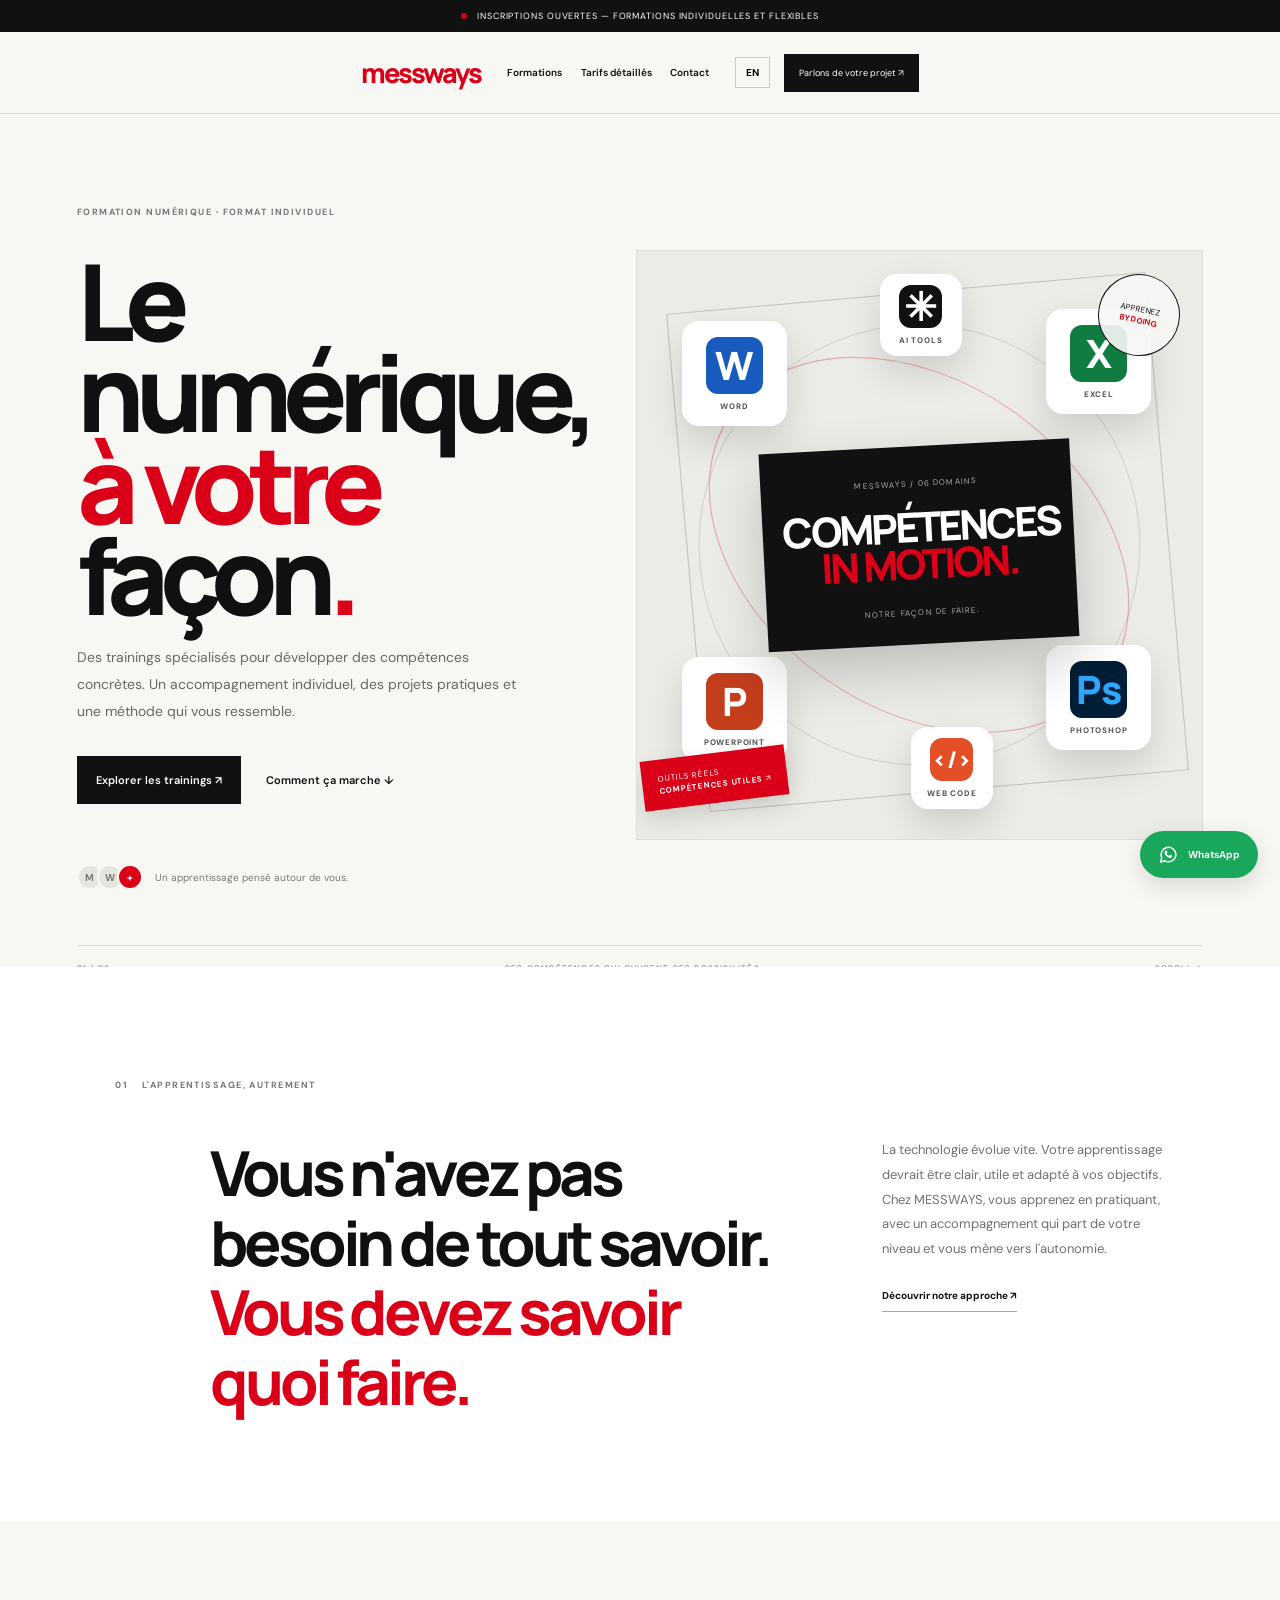
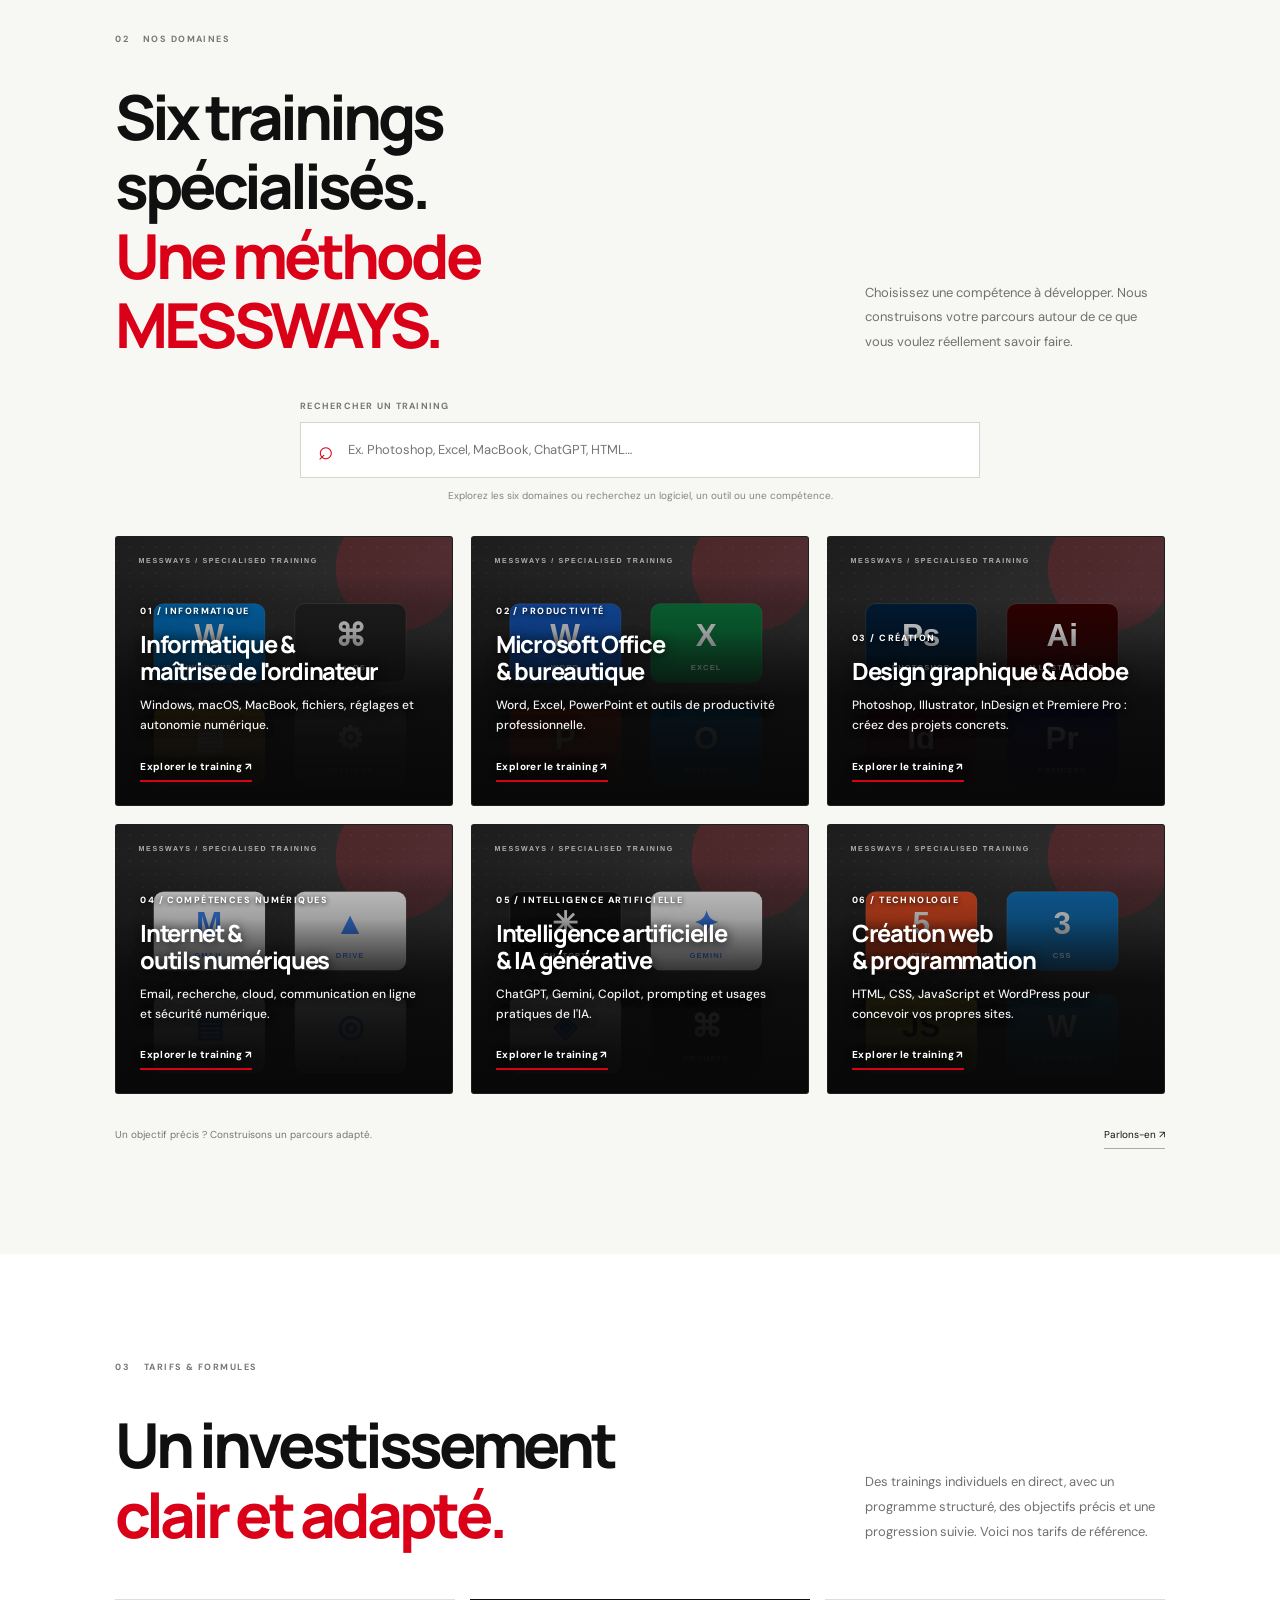
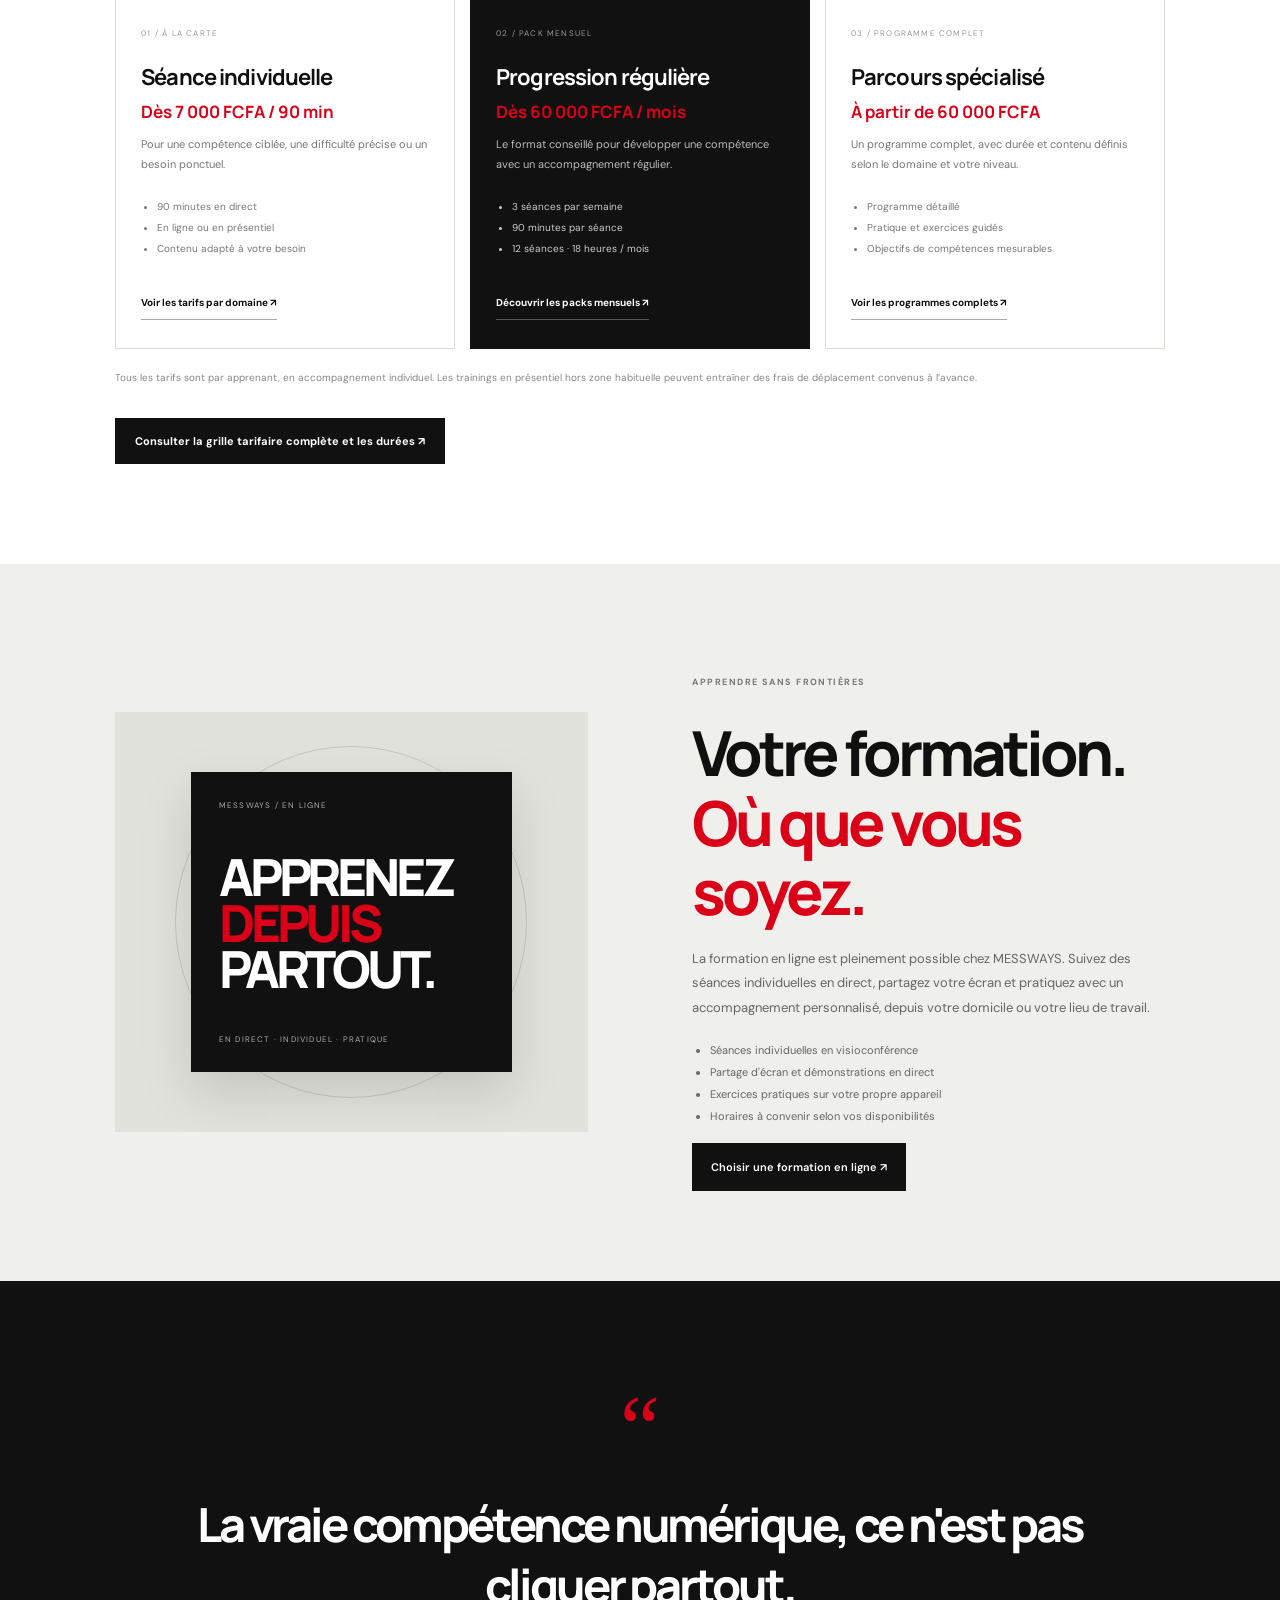
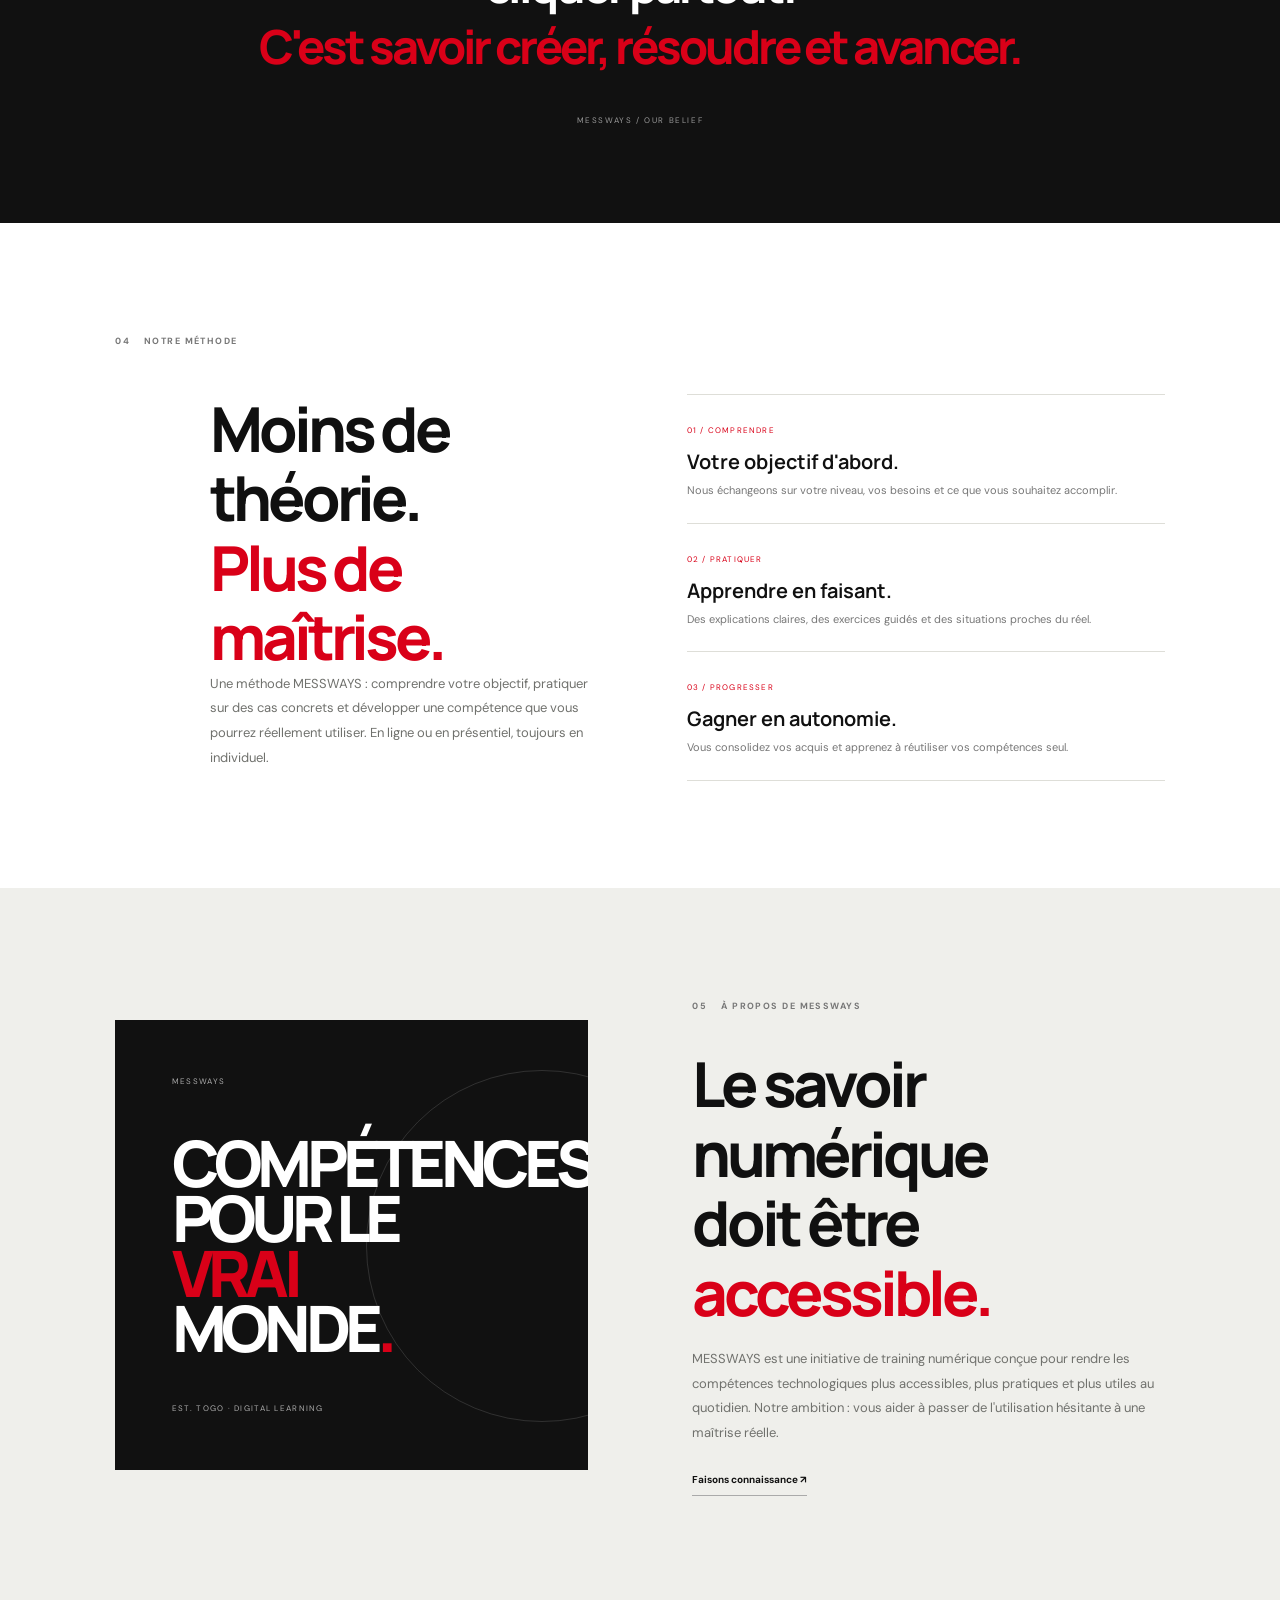
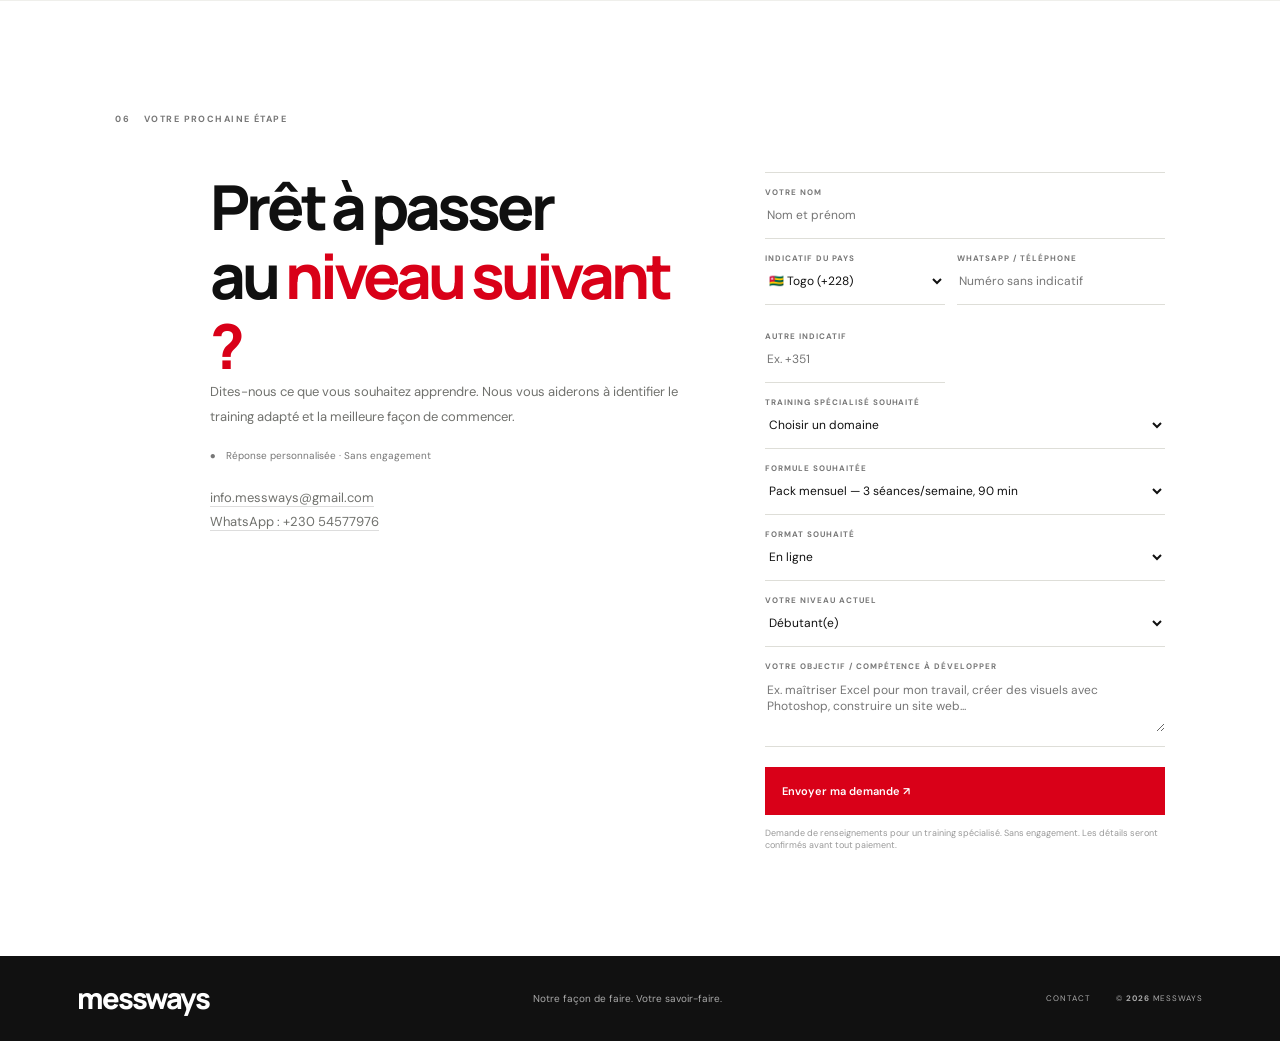
<file: index.html>
<!doctype html>
<html lang="fr">

<head>
    <meta charset="utf-8">
    <meta name="viewport" content="width=device-width,initial-scale=1">
    <meta name="theme-color" content="#f7f7f4">
    <meta name="description" content="MESSWAYS — Formations numériques individuelles.">
    <title>MESSWAYS — Des compétences. Notre façon de faire.</title>
    <link rel="preconnect" href="https://fonts.googleapis.com">
    <link
        href="https://fonts.googleapis.com/css2?family=DM+Sans:wght@400;500;600;700&family=Manrope:wght@400;500;600;700;800&display=swap"
        rel="stylesheet">
    <link rel="icon" type="image/svg+xml" href="favfav.png">
    <link rel="stylesheet" href="styles.css">
</head>

<body>
    <div class="topline"><i></i><span data-fr="Inscriptions ouvertes — Formations individuelles et flexibles"
            data-en="Enrolment open — Flexible one-to-one digital training">Inscriptions ouvertes — Formations
            individuelles et flexibles</span></div>
    <header class="site-header"><button class="hamb" aria-label="Ouvrir le menu" aria-expanded="false">☰</button><a
            class="logo" href="index.html" aria-label="MESSWAYS"><span
                class="wordmark"><b>messways</b></span></a>
        <nav aria-label="Navigation principale"><a href="#formations">Formations</a><a href="#tarifs">Tarifs
                détaillés</a><a href="#contact">Contact</a></nav>
        <div class="nav-right"><button id="language" type="button">EN</button><a class="navbutton"
                href="#contact">Parlons de votre projet ↗</a></div>
    </header>
    <main>
        <section class="hero" id="home">
            <div class="heroText"><small class="eyebrow">FORMATION NUMÉRIQUE <b>·</b> FORMAT INDIVIDUEL</small>
                <h1>Le numérique,<br><em>à votre</em><br>façon<span>.</span></h1>
                <p data-fr="Des trainings spécialisés pour développer des compétences concrètes. Un accompagnement individuel, des projets pratiques et une méthode qui vous ressemble."
                    data-en="Practical skills. Personal guidance. Your pace. Learn to use technology with confidence — and turn it into a real advantage.">
                    Des trainings spécialisés pour développer des compétences concrètes. Un accompagnement individuel,
                    des projets pratiques et une méthode qui vous ressemble.</p>
                <div class="actions"><a class="blackbtn" href="#formations" data-fr="Explorer les trainings ↗"
                        data-en="Explore courses ↗">Explorer les trainings ↗</a><a class="plainlink" href="#approche"
                        data-fr="Comment ça marche ↓" data-en="How it works ↓">Comment ça marche ↓</a></div>
                <div class="proof"><span> M </span><span> W </span><span> + </span><label
                        data-fr="Un apprentissage pensé autour de vous." data-en="Learning designed around you.">Un
                        apprentissage pensé autour de vous.</label></div>
            </div>
            <div class="art hero-collage">
                <div class="hero-grid-bg"></div>
                <div class="hero-orbit orbit-a"></div>
                <div class="hero-orbit orbit-b"></div>
                <div class="hero-app app-word"><b>W</b><small>WORD</small></div>
                <div class="hero-app app-excel"><b>X</b><small>EXCEL</small></div>
                <div class="hero-app app-ppt"><b>P</b><small>POWERPOINT</small></div>
                <div class="hero-app app-ps"><b>Ps</b><small>PHOTOSHOP</small></div>
                <div class="hero-app app-ai"><b>✳</b><small>AI TOOLS</small></div>
                <div class="hero-app app-code"><b>&lt;/&gt;</b><small>WEB CODE</small></div>
                <div class="hero-center"><small>MESSWAYS / 06 DOMAINS</small><strong>SKILLS<br><em>IN
                            MOTION.</em></strong><span>NOTRE FAÇON DE FAIRE.</span></div>
                <div class="hero-orbit-tag">OUTILS RÉELS<br><b>COMPÉTENCES UTILES</b> ↗</div>
                <div class="hero-stamp">LEARN<br><b>BY DOING</b></div>
            </div>
            <div class="herofoot"><span>01 / 06</span><span>DES COMPÉTENCES QUI OUVRENT DES
                    POSSIBILITÉS</span><span>SCROLL ↓</span></div>
        </section>
        <section class="intro"><small class="kicker">01　 L'APPRENTISSAGE, AUTREMENT</small>
            <div class="split">
                <h2>Vous n'avez pas besoin de tout savoir.<br><em>Vous devez savoir quoi faire.</em></h2>
                <div>
                    <p data-fr="La technologie évolue vite. Votre apprentissage devrait être clair, utile et adapté à vos objectifs. Chez MESSWAYS, vous apprenez en pratiquant, avec un accompagnement qui part de votre niveau et vous mène vers l'autonomie."
                        data-en="Technology moves fast. Your learning should be clear, useful and shaped around your goals. At MESSWAYS, you learn by doing, with guidance that starts at your level and moves you towards independence.">
                        La technologie évolue vite. Votre apprentissage devrait être clair, utile et adapté à vos
                        objectifs. Chez MESSWAYS, vous apprenez en pratiquant, avec un accompagnement qui part de votre
                        niveau et vous mène vers l'autonomie.</p><a class="under" href="#approche">Découvrir notre
                        approche ↗</a>
                </div>
            </div>
        </section>
        <section class="courses" id="formations">
            <div class="heading">
                <div><small class="kicker">02　 NOS DOMAINES</small>
                    <h2>Six trainings spécialisés.<br><em>Une méthode MESSWAYS.</em></h2>
                </div>
                <p data-fr="Choisissez une compétence à développer. Nous construisons votre parcours autour de ce que vous voulez réellement savoir faire."
                    data-en="Choose a skill to develop. We shape your learning around what you actually want to be able to do.">
                    Choisissez une compétence à développer. Nous construisons votre parcours autour de ce que vous
                    voulez réellement savoir faire.</p>
            </div>
            <div class="course-search"><label for="courseSearch">RECHERCHER UN TRAINING</label>
                <div class="searchbox"><span aria-hidden="true">⌕</span><input id="courseSearch" type="search"
                        placeholder="Ex. Photoshop, Excel, MacBook, ChatGPT, HTML…" autocomplete="off"><button
                        id="clearSearch" type="button" aria-label="Effacer la recherche">×</button></div>
                <p id="searchStatus" aria-live="polite">Explorez les six domaines ou recherchez un logiciel, un outil ou
                    une compétence.</p>
            </div>
            <div class="courseList course-cards" id="courseGrid">
                <a href="formation-informatique.html" class="course-card"
                    data-search="informatique ordinateur ordinateur portable laptop windows mac macbook macos dépannage fichiers débutant"><img
                        src="assets/training-informatique.svg" alt="Illustration des outils informatique" loading="lazy"
                        decoding="async">
                    <div class="card-shade"></div>
                    <div class="card-content"><small>01 / INFORMATIQUE</small>
                        <h3>Informatique & maîtrise de l'ordinateur</h3>
                        <p>Windows, macOS, MacBook, fichiers, réglages et autonomie numérique.</p><b>Explorer le
                            training ↗</b>
                    </div>
                </a>
                <a href="formation-bureautique.html" class="course-card"
                    data-search="bureautique microsoft office word excel powerpoint outlook documents tableur présentation"><img
                        src="assets/training-bureautique.svg" alt="Illustration des outils bureautique" loading="lazy"
                        decoding="async">
                    <div class="card-shade"></div>
                    <div class="card-content"><small>02 / PRODUCTIVITÉ</small>
                        <h3>Microsoft Office & bureautique</h3>
                        <p>Word, Excel, PowerPoint et outils de productivité professionnelle.</p><b>Explorer le training
                            ↗</b>
                    </div>
                </a>
                <a href="formation-design.html" class="course-card"
                    data-search="design graphique adobe photoshop illustrator indesign premiere pro montage photo vidéo création"><img
                        src="assets/training-design.svg" alt="Illustration des outils design" loading="lazy"
                        decoding="async">
                    <div class="card-shade"></div>
                    <div class="card-content"><small>03 / CRÉATION</small>
                        <h3>Design graphique & Adobe</h3>
                        <p>Photoshop, Illustrator, InDesign et Premiere Pro : créez des projets concrets.</p><b>Explorer
                            le training ↗</b>
                    </div>
                </a>
                <a href="formation-numerique.html" class="course-card"
                    data-search="internet numérique gmail email outlook google drive docs sheets forms recherche sécurité web communication whatsapp"><img
                        src="assets/training-numerique.svg" alt="Illustration des outils numerique" loading="lazy"
                        decoding="async">
                    <div class="card-shade"></div>
                    <div class="card-content"><small>04 / COMPÉTENCES NUMÉRIQUES</small>
                        <h3>Internet & outils numériques</h3>
                        <p>Email, recherche, cloud, communication en ligne et sécurité numérique.</p><b>Explorer le
                            training ↗</b>
                    </div>
                </a>
                <a href="formation-intelligence-artificielle.html" class="course-card"
                    data-search="intelligence artificielle ia ai chatgpt gemini copilot prompts automatisation productivité"><img
                        src="assets/training-ia.svg" alt="Illustration des outils ia" loading="lazy" decoding="async">
                    <div class="card-shade"></div>
                    <div class="card-content"><small>05 / INTELLIGENCE ARTIFICIELLE</small>
                        <h3>Intelligence artificielle & IA générative</h3>
                        <p>ChatGPT, Gemini, Copilot, prompting et usages pratiques de l'IA.</p><b>Explorer le training
                            ↗</b>
                    </div>
                </a>
                <a href="formation-web-programmation.html" class="course-card"
                    data-search="création web programmation développement html css javascript wordpress site internet code développeur"><img
                        src="assets/training-web.svg" alt="Illustration des outils web" loading="lazy" decoding="async">
                    <div class="card-shade"></div>
                    <div class="card-content"><small>06 / TECHNOLOGIE</small>
                        <h3>Création web & programmation</h3>
                        <p>HTML, CSS, JavaScript et WordPress pour concevoir vos propres sites.</p><b>Explorer le
                            training ↗</b>
                    </div>
                </a>
            </div>
            <div class="coursefoot">Un objectif précis ? Construisons un parcours adapté. <a href="#contact">Parlons-en
                    ↗</a></div>
        </section>
        <section class="pricing" id="tarifs">
            <div class="heading">
                <div><small class="kicker">03　 TARIFS & FORMULES</small>
                    <h2>Un investissement<br><em>clair et adapté.</em></h2>
                </div>
                <p>Des trainings individuels en direct, avec un programme structuré, des objectifs précis et une
                    progression suivie. Voici nos tarifs de référence.</p>
            </div>
            <div class="pricing-grid">
                <article class="price-card"><small>01 / À LA CARTE</small>
                    <h3>Séance individuelle</h3>
                    <p class="price-label">Dès 7 000 FCFA / 90 min</p>
                    <p>Pour une compétence ciblée, une difficulté précise ou un besoin ponctuel.</p>
                    <ul>
                        <li>90 minutes en direct</li>
                        <li>En ligne ou en présentiel</li>
                        <li>Contenu adapté à votre besoin</li>
                    </ul><a href="tarifs.html#seance">Voir les tarifs par domaine ↗</a>
                </article>
                <article class="price-card featured"><small>02 / PACK MENSUEL</small>
                    <h3>Progression régulière</h3>
                    <p class="price-label">Dès 60 000 FCFA / mois</p>
                    <p>Le format conseillé pour développer une compétence avec un accompagnement régulier.</p>
                    <ul>
                        <li>3 séances par semaine</li>
                        <li>90 minutes par séance</li>
                        <li>12 séances · 18 heures / mois</li>
                    </ul><a href="tarifs.html#mensuel">Découvrir les packs mensuels ↗</a>
                </article>
                <article class="price-card"><small>03 / PROGRAMME COMPLET</small>
                    <h3>Parcours spécialisé</h3>
                    <p class="price-label">À partir de 60 000 FCFA</p>
                    <p>Un programme complet, avec durée et contenu définis selon le domaine et votre niveau.</p>
                    <ul>
                        <li>Programme détaillé</li>
                        <li>Pratique et exercices guidés</li>
                        <li>Objectifs de compétences mesurables</li>
                    </ul><a href="tarifs.html#complet">Voir les programmes complets ↗</a>
                </article>
            </div>
            <p class="pricing-note">Tous les tarifs sont par apprenant, en accompagnement individuel. Les trainings en
                présentiel hors zone habituelle peuvent entraîner des frais de déplacement convenus à l’avance.</p><a
                class="pricing-detail-link" href="tarifs.html">Consulter la grille tarifaire complète et les durées
                ↗</a>
        </section>
        <section class="online" id="online">
            <div class="online-visual">
                <div class="online-frame"><span>MESSWAYS / EN
                        LIGNE</span><strong>APPRENEZ<br><em>DEPUIS</em><br>PARTOUT.</strong><small>EN DIRECT ·
                        INDIVIDUEL · PRATIQUE</small></div>
            </div>
            <div class="online-copy"><small class="kicker">APPRENDRE SANS FRONTIÈRES</small>
                <h2>Votre formation.<br><em>Où que vous soyez.</em></h2>
                <p>La formation en ligne est pleinement possible chez MESSWAYS. Suivez des séances individuelles en
                    direct, partagez votre écran et pratiquez avec un accompagnement personnalisé, depuis votre domicile
                    ou votre lieu de travail.</p>
                <ul>
                    <li>Séances individuelles en visioconférence</li>
                    <li>Partage d'écran et démonstrations en direct</li>
                    <li>Exercices pratiques sur votre propre appareil</li>
                    <li>Horaires à convenir selon vos disponibilités</li>
                </ul><a class="blackbtn" href="#contact">Choisir une formation en ligne ↗</a>
            </div>
        </section>
        <section class="manifesto"><span>“</span>
            <h2>La vraie compétence numérique, ce n'est pas cliquer partout.<br><em>C'est savoir créer, résoudre et
                    avancer.</em></h2><small>MESSWAYS / OUR BELIEF</small>
        </section>
        <section class="approach" id="approche"><small class="kicker">04　 NOTRE MÉTHODE</small>
            <div class="split">
                <div>
                    <h2>Moins de théorie.<br><em>Plus de maîtrise.</em></h2>
                    <p>Une méthode MESSWAYS : comprendre votre objectif, pratiquer sur des cas concrets et développer
                        une compétence que vous pourrez réellement utiliser. En ligne ou en présentiel, toujours en
                        individuel.</p>
                </div>
                <div class="steps">
                    <article><small>01 / COMPRENDRE</small>
                        <h3>Votre objectif d'abord.</h3>
                        <p>Nous échangeons sur votre niveau, vos besoins et ce que vous souhaitez accomplir.</p>
                    </article>
                    <article><small>02 / PRATIQUER</small>
                        <h3>Apprendre en faisant.</h3>
                        <p>Des explications claires, des exercices guidés et des situations proches du réel.</p>
                    </article>
                    <article><small>03 / PROGRESSER</small>
                        <h3>Gagner en autonomie.</h3>
                        <p>Vous consolidez vos acquis et apprenez à réutiliser vos compétences seul.</p>
                    </article>
                </div>
            </div>
        </section>
        <section class="about" id="apropos">
            <div class="poster"><small>MESSWAYS</small><strong>COMPÉTENCES<br>POUR
                    LE<br><em>VRAI</em><br>MONDE<span>.</span></strong><small>EST. TOGO · DIGITAL LEARNING</small></div>
            <div><small class="kicker">05　 À PROPOS DE MESSWAYS</small>
                <h2>Le savoir numérique<br>doit être <em>accessible.</em></h2>
                <p>MESSWAYS est une initiative de training numérique conçue pour rendre les compétences technologiques
                    plus accessibles, plus pratiques et plus utiles au quotidien. Notre ambition : vous aider à passer
                    de l'utilisation hésitante à une maîtrise réelle.</p><a class="under" href="#contact">Faisons
                    connaissance ↗</a>
            </div>
        </section>
        <section class="contact" id="contact"><small class="kicker">06　 VOTRE PROCHAINE ÉTAPE</small>
            <div class="split">
                <div>
                    <h2>Prêt à passer<br>au <em>niveau suivant ?</em></h2>
                    <p>Dites-nous ce que vous souhaitez apprendre. Nous vous aiderons à identifier le training adapté et
                        la meilleure façon de commencer.</p><small class="response">●　Réponse personnalisée · Sans
                        engagement</small>
                    <p class="contact-details"><a
                            href="mailto:info.messways@gmail.com">info.messways@gmail.com</a><br><a
                            href="https://wa.me/23054577976" target="_blank" rel="noopener">WhatsApp : +230 54577976</a>
                    </p>
                </div>
                <form id="form"
                    action="https://script.google.com/macros/s/AKfycbw_PiLyboAIFh9hgH1FG8cNriK3MjviWcWGEZfAyhg-nqz7bpVoFOjfvbEejuRcVHtMig/exec"
                    method="POST"><label>VOTRE NOM<input name="name" required placeholder="Nom et prénom"></label>
                    <div class="phone-fields"><label>INDICATIF DU PAYS<select name="countryCode" id="countryCode"
                                required>
                                <option value="+228" selected>🇹🇬 Togo (+228)</option>
                                <option value="+230">🇲🇺 Maurice (+230)</option>
                                <option value="+229">🇧🇯 Bénin (+229)</option>
                                <option value="+225">🇨🇮 Côte d’Ivoire (+225)</option>
                                <option value="+226">🇧🇫 Burkina Faso (+226)</option>
                                <option value="+221">🇸🇳 Sénégal (+221)</option>
                                <option value="+223">🇲🇱 Mali (+223)</option>
                                <option value="+224">🇬🇳 Guinée (+224)</option>
                                <option value="+227">🇳🇪 Niger (+227)</option>
                                <option value="+237">🇨🇲 Cameroun (+237)</option>
                                <option value="+234">🇳🇬 Nigeria (+234)</option>
                                <option value="+233">🇬🇭 Ghana (+233)</option>
                                <option value="+241">🇬🇦 Gabon (+241)</option>
                                <option value="+242">🇨🇬 Congo (+242)</option>
                                <option value="+243">🇨🇩 RD Congo (+243)</option>
                                <option value="+33">🇫🇷 France (+33)</option>
                                <option value="+49">🇩🇪 Allemagne (+49)</option>
                                <option value="+32">🇧🇪 Belgique (+32)</option>
                                <option value="+41">🇨🇭 Suisse (+41)</option>
                                <option value="+44">🇬🇧 Royaume-Uni (+44)</option>
                                <option value="+1">🇺🇸 États-Unis / Canada (+1)</option>
                                <option value="+91">🇮🇳 Inde (+91)</option>
                                <option value="+971">🇦🇪 Émirats arabes unis (+971)</option>
                                <option value="other">Autre indicatif</option>
                            </select></label><label>WHATSAPP / TÉLÉPHONE<input name="phone" type="tel" required
                                inputmode="tel" autocomplete="tel-national"
                                placeholder="Numéro sans indicatif"></label><label id="otherCodeWrap" hidden>AUTRE
                            INDICATIF<input name="otherCountryCode" id="otherCountryCode" type="text" inputmode="tel"
                                placeholder="Ex. +351"></label></div><label>TRAINING SPÉCIALISÉ SOUHAITÉ<select
                            name="course" id="courseSelect" required>
                            <option value="">Choisir un domaine</option>
                            <option>Informatique & maîtrise de l’ordinateur</option>
                            <option>Microsoft Office & bureautique</option>
                            <option>Design graphique & Adobe Creative Cloud</option>
                            <option>Internet & outils numériques</option>
                            <option>Intelligence artificielle & IA générative</option>
                            <option>Création web & programmation</option>
                            <option>Training sur mesure / autre besoin</option>
                        </select></label><label>FORMULE SOUHAITÉE<select name="plan">
                            <option value="Pack mensuel — 3 séances/semaine, 90 min">Pack mensuel — 3 séances/semaine,
                                90 min</option>
                            <option value="Séance individuelle — 90 min">Séance individuelle — 90 min</option>
                            <option value="Programme complet">Programme complet</option>
                            <option value="À définir avec MESSWAYS">Je souhaite être conseillé(e)</option>
                        </select></label><label>FORMAT SOUHAITÉ<select name="format">
                            <option>En ligne</option>
                            <option>En présentiel (à convenir)</option>
                            <option>À discuter</option>
                        </select></label><label>VOTRE NIVEAU ACTUEL<select name="level">
                            <option>Débutant(e)</option>
                            <option>Intermédiaire</option>
                            <option>Avancé(e)</option>
                            <option>Je ne sais pas encore</option>
                        </select></label><label>VOTRE OBJECTIF / COMPÉTENCE À DÉVELOPPER<textarea name="message"
                            rows="3"
                            placeholder="Ex. maîtriser Excel pour mon travail, créer des visuels avec Photoshop, construire un site web..."></textarea></label><button
                        class="redbtn" type="submit">Envoyer ma demande ↗</button><small id="hint">Demande de
                        renseignements pour un training spécialisé. Sans engagement. Les détails seront confirmés avant
                        tout paiement.</small>
                </form>
            </div>
        </section>
    </main><a class="whatsapp-float" id="whatsappFloat" href="#contact" aria-label="Contacter MESSWAYS sur WhatsApp"
        title="WhatsApp"><svg viewBox="0 0 24 24" aria-hidden="true">
            <path d="M20.5 11.8a8.5 8.5 0 0 1-12.6 7.4L3 20.5l1.3-4.7A8.5 8.5 0 1 1 20.5 11.8Z" />
            <path
                d="M8.2 7.7c.2-.4.4-.4.7-.4h.5c.2 0 .4.1.5.4l.8 1.8c.1.2.1.4-.1.6l-.6.7c-.2.2-.2.4-.1.6.5.9 1.3 1.6 2.2 2.1.2.1.4.1.6-.1l.8-.9c.2-.2.4-.2.6-.1l1.7.8c.3.1.4.3.4.5 0 .3-.2 1.2-.8 1.7-.5.5-1.2.7-1.8.6-1-.2-2.2-.7-3.5-1.8-1.1-1-2-2.2-2.4-3.2-.4-1-.1-2.1.5-2.9Z" />
        </svg><b>WhatsApp</b></a>
    <footer><a class="logo inverse" href="#home"><span>messways</span></a><small>Notre façon de faire. Votre
            savoir-faire.</small>
        <div><a href="#contact">CONTACT</a><span>© <b id="year"></b> MESSWAYS</span></div>
    </footer>
    <script src="config.js"></script>
    <script src="i18n.js"></script>
    <script src="script.js"></script>
</body>

</html>
</file>
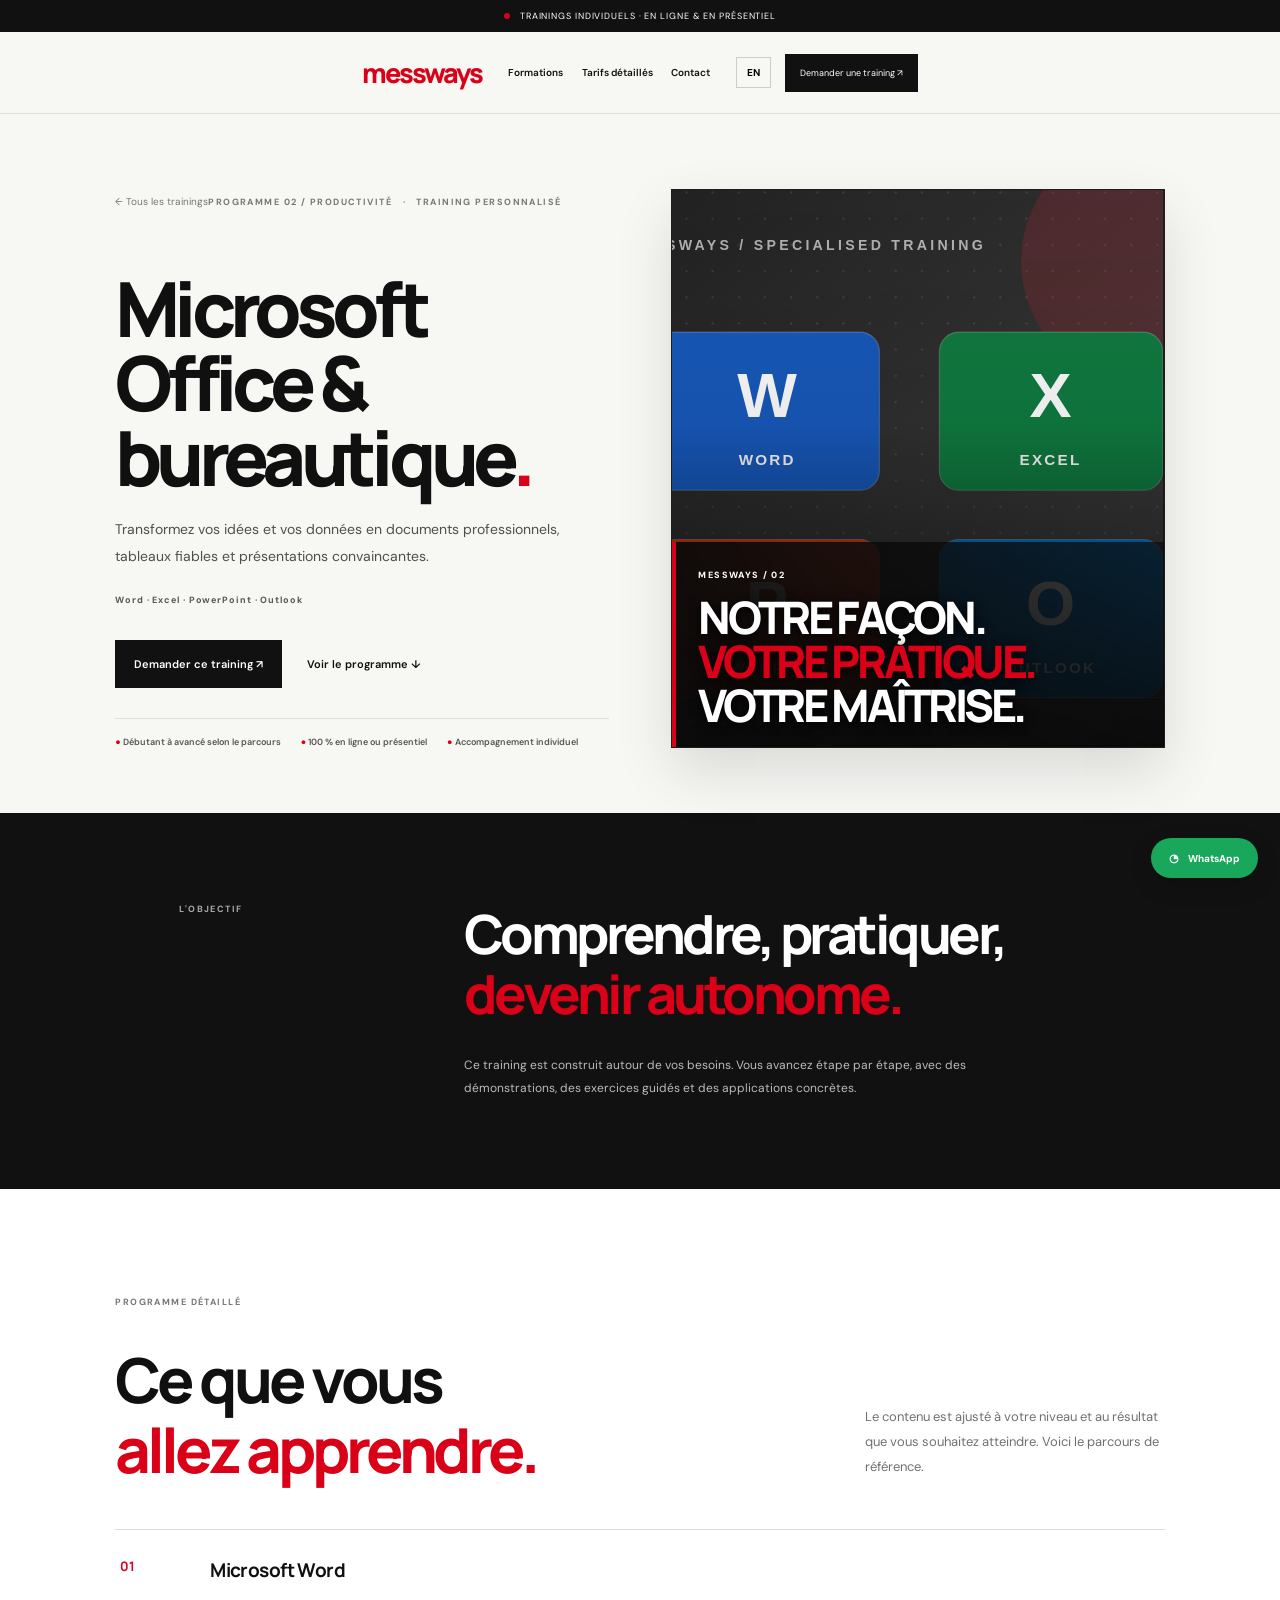
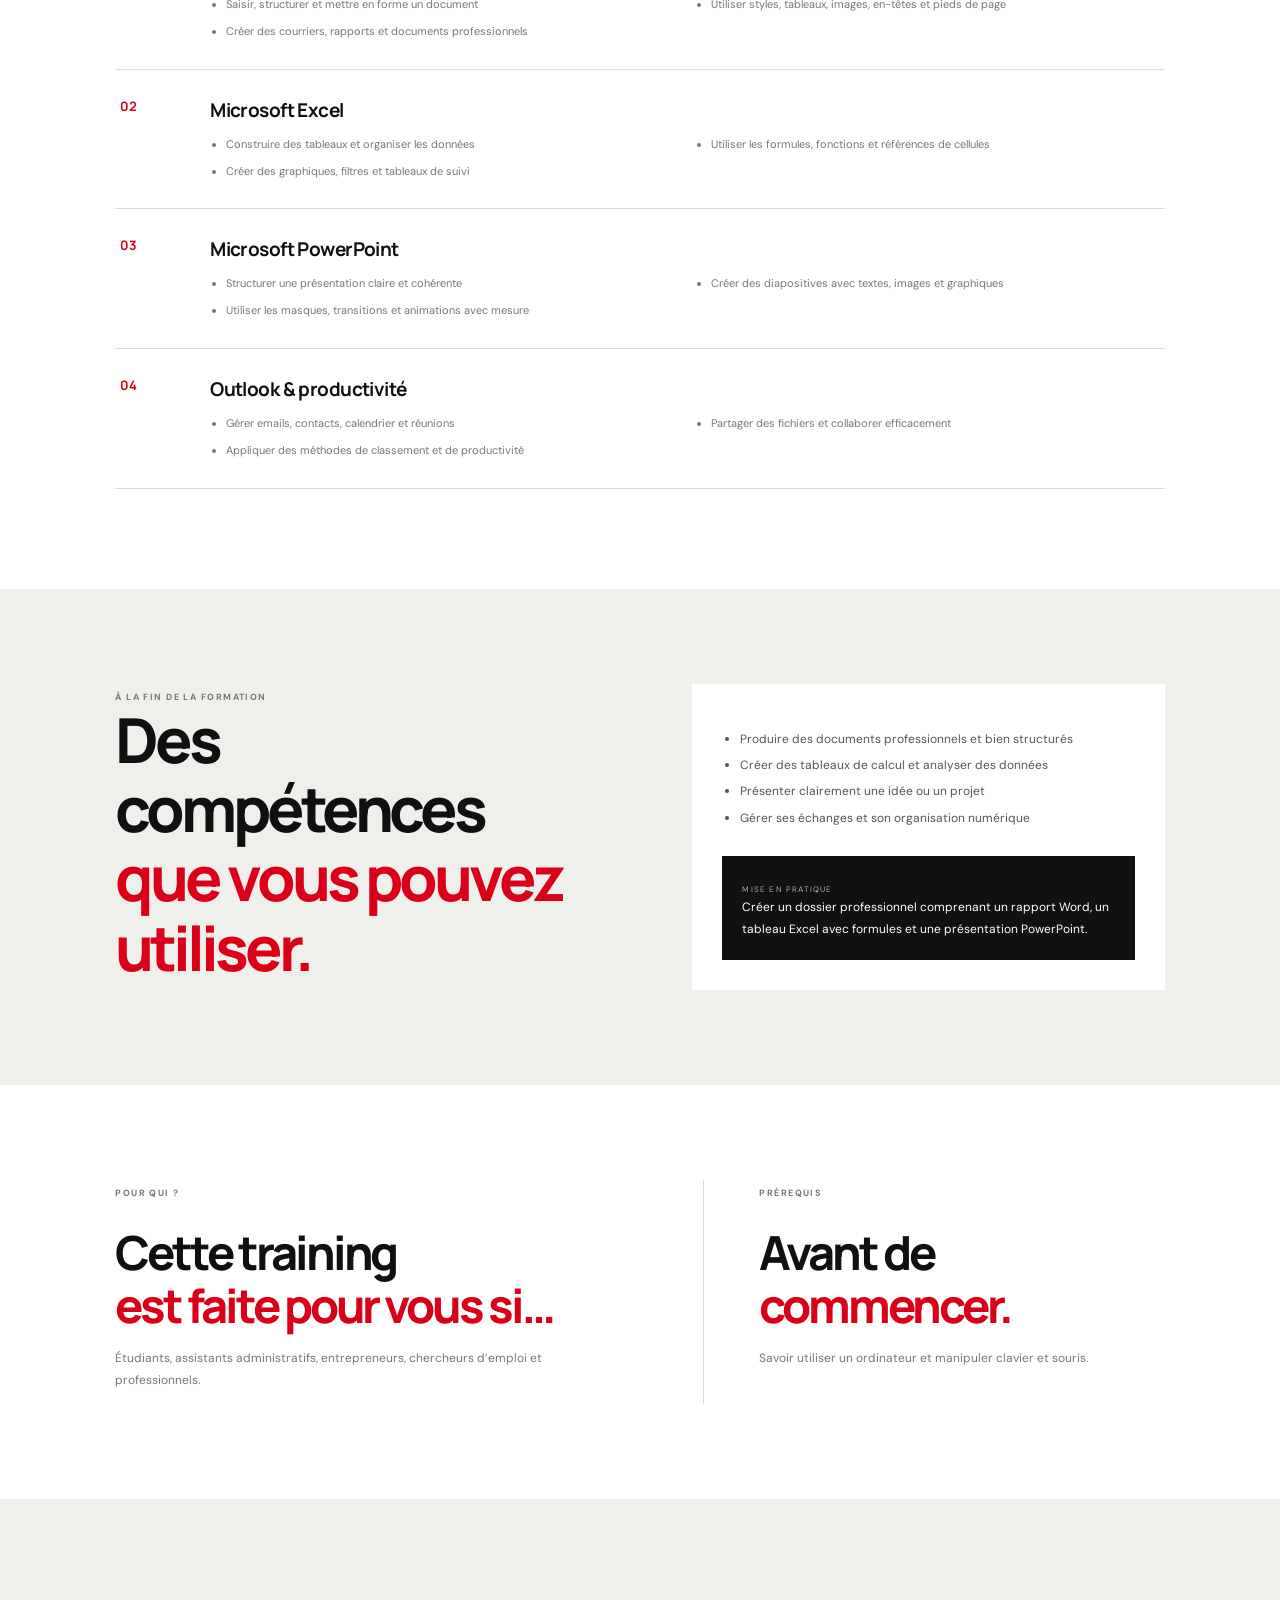
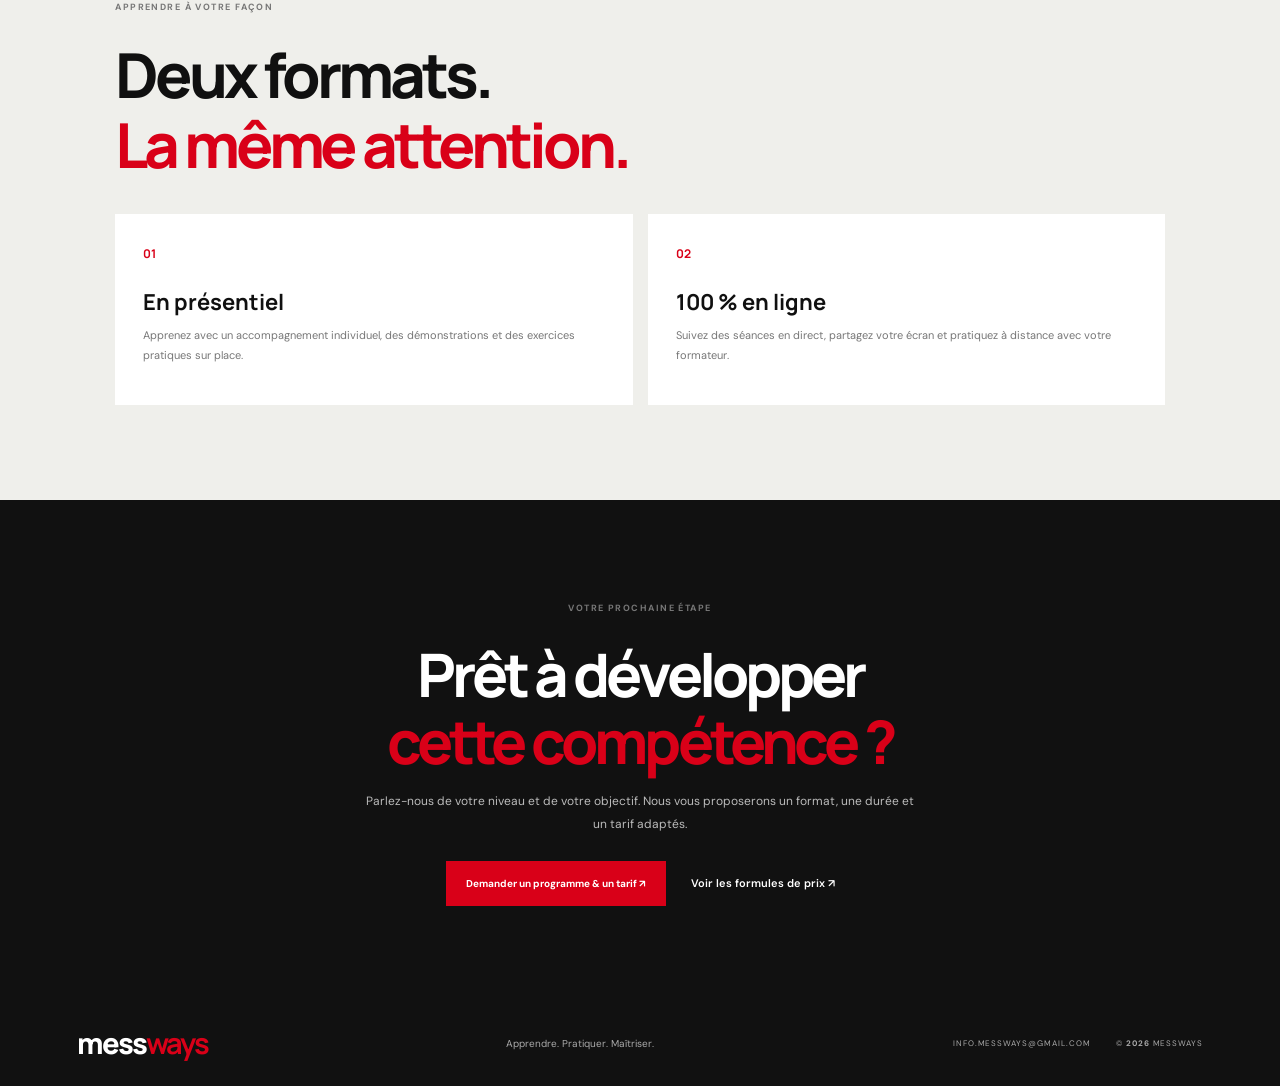
<file: formation-bureautique.html>
<!doctype html>
<html lang="fr">

<head>
    <meta charset="utf-8">
    <meta name="viewport" content="width=device-width,initial-scale=1">
    <meta name="theme-color" content="#111111">
    <meta name="description"
        content="Formation individuelle MESSWAYS : Microsoft Office & bureautique, en ligne ou en présentiel.">
    <title>Microsoft Office & bureautique — MESSWAYS</title>
    <link rel="preconnect" href="https://fonts.googleapis.com">
    <link
        href="https://fonts.googleapis.com/css2?family=DM+Sans:wght@400;500;600;700&family=Manrope:wght@400;500;600;700;800&display=swap"
        rel="stylesheet">
    <link rel="icon" type="image/svg+xml" href="favfav.png">
    <link rel="stylesheet" href="styles.css">
</head>

<body class="course-page">
    <div class="topline"><i></i><span>TRAININGS INDIVIDUELS · EN LIGNE & EN PRÉSENTIEL</span></div>
    <header class="site-header"><button class="hamb" aria-label="Ouvrir le menu" aria-expanded="false">☰</button><a
            class="logo" href="index.html" aria-label="MESSWAYS"><span
                class="wordmark"><b>messways</b></span></a>
        <nav aria-label="Navigation principale"><a href="index.html#trainings">Formations</a><a
                href="tarifs.html">Tarifs détaillés</a><a href="index.html#contact">Contact</a></nav>
        <div class="nav-right"><button id="language" type="button" aria-label="Switch to English">EN</button><a
                class="navbutton" href="index.html#contact">Demander une training ↗</a></div>
    </header>
    <main>
        <section class="course-hero photo-hero">
            <div class="course-hero-copy"><a class="backlink" href="index.html#trainings">← Tous les trainings</a><small
                    class="eyebrow">PROGRAMME 02 / PRODUCTIVITÉ　·　TRAINING PERSONNALISÉ</small>
                <h1>Microsoft Office & bureautique</h1>
                <p>Transformez vos idées et vos données en documents professionnels, tableaux fiables et présentations
                    convaincantes.</p>
                <div class="tagline">Word · Excel · PowerPoint · Outlook</div>
                <div class="actions"><a class="blackbtn" href="index.html#contact"
                        data-course="Microsoft Office & bureautique">Demander ce training ↗</a><a class="plainlink"
                        href="#programme">Voir le programme ↓</a></div>
                <div class="course-meta"><span>● Débutant à avancé selon le parcours</span><span>● 100 % en ligne ou
                        présentiel</span><span>● Accompagnement individuel</span></div>
            </div>
            <div class="course-photo"><img src="assets/training-bureautique.svg"
                    alt="Illustration des logiciels et outils de la formation" fetchpriority="high" decoding="async">
                <div class="photo-overlay"></div>
                <div class="photo-label"><span>MESSWAYS / 02</span><strong>NOTRE FAÇON.<br><em>VOTRE
                            PRATIQUE.</em><br>VOTRE MAÎTRISE.</strong></div>
            </div>
        </section>
        <section class="course-intro-band"><small class="kicker">L'OBJECTIF</small>
            <h2>Comprendre, pratiquer,<br><em>devenir autonome.</em></h2>
            <p>Ce training est construit autour de vos besoins. Vous avancez étape par étape, avec des démonstrations,
                des exercices guidés et des applications concrètes.</p>
        </section>
        <section class="curriculum" id="programme">
            <div class="heading">
                <div><small class="kicker">PROGRAMME DÉTAILLÉ</small>
                    <h2>Ce que vous<br><em>allez apprendre.</em></h2>
                </div>
                <p>Le contenu est ajusté à votre niveau et au résultat que vous souhaitez atteindre. Voici le parcours
                    de référence.</p>
            </div>
            <div class="curriculum-list">
                <article class="curriculum-module">
                    <div class="module-number">01</div>
                    <div>
                        <h3>Microsoft Word</h3>
                        <ul>
                            <li>Saisir, structurer et mettre en forme un document</li>
                            <li>Utiliser styles, tableaux, images, en-têtes et pieds de page</li>
                            <li>Créer des courriers, rapports et documents professionnels</li>
                        </ul>
                    </div>
                </article>
                <article class="curriculum-module">
                    <div class="module-number">02</div>
                    <div>
                        <h3>Microsoft Excel</h3>
                        <ul>
                            <li>Construire des tableaux et organiser les données</li>
                            <li>Utiliser les formules, fonctions et références de cellules</li>
                            <li>Créer des graphiques, filtres et tableaux de suivi</li>
                        </ul>
                    </div>
                </article>
                <article class="curriculum-module">
                    <div class="module-number">03</div>
                    <div>
                        <h3>Microsoft PowerPoint</h3>
                        <ul>
                            <li>Structurer une présentation claire et cohérente</li>
                            <li>Créer des diapositives avec textes, images et graphiques</li>
                            <li>Utiliser les masques, transitions et animations avec mesure</li>
                        </ul>
                    </div>
                </article>
                <article class="curriculum-module">
                    <div class="module-number">04</div>
                    <div>
                        <h3>Outlook & productivité</h3>
                        <ul>
                            <li>Gérer emails, contacts, calendrier et réunions</li>
                            <li>Partager des fichiers et collaborer efficacement</li>
                            <li>Appliquer des méthodes de classement et de productivité</li>
                        </ul>
                    </div>
                </article>
            </div>
        </section>
        <section class="outcomes-section">
            <div><small class="kicker">À LA FIN DE LA FORMATION</small>
                <h2>Des compétences<br><em>que vous pouvez utiliser.</em></h2>
            </div>
            <div class="outcomes-box">
                <ul>
                    <li>Produire des documents professionnels et bien structurés</li>
                    <li>Créer des tableaux de calcul et analyser des données</li>
                    <li>Présenter clairement une idée ou un projet</li>
                    <li>Gérer ses échanges et son organisation numérique</li>
                </ul>
                <div class="project-result"><small>MISE EN PRATIQUE</small>
                    <p>Créer un dossier professionnel comprenant un rapport Word, un tableau Excel avec formules et une
                        présentation PowerPoint.</p>
                </div>
            </div>
        </section>
        <section class="audience-section">
            <article><small class="kicker">POUR QUI ?</small>
                <h2>Cette training<br><em>est faite pour vous si…</em></h2>
                <p>Étudiants, assistants administratifs, entrepreneurs, chercheurs d’emploi et professionnels.</p>
            </article>
            <article><small class="kicker">PRÉREQUIS</small>
                <h2>Avant de<br><em>commencer.</em></h2>
                <p>Savoir utiliser un ordinateur et manipuler clavier et souris.</p>
            </article>
        </section>
        <section class="format-section"><small class="kicker">APPRENDRE À VOTRE FAÇON</small>
            <h2>Deux formats.<br><em>La même attention.</em></h2>
            <div class="format-cards">
                <article><span>01</span>
                    <h3>En présentiel</h3>
                    <p>Apprenez avec un accompagnement individuel, des démonstrations et des exercices pratiques sur
                        place.</p>
                </article>
                <article><span>02</span>
                    <h3>100 % en ligne</h3>
                    <p>Suivez des séances en direct, partagez votre écran et pratiquez à distance avec votre formateur.
                    </p>
                </article>
            </div>
        </section>
        <section class="course-cta"><small class="kicker">VOTRE PROCHAINE ÉTAPE</small>
            <h2>Prêt à développer<br><em>cette compétence ?</em></h2>
            <p>Parlez-nous de votre niveau et de votre objectif. Nous vous proposerons un format, une durée et un tarif
                adaptés.</p>
            <div class="actions"><a class="redbtn-link" href="index.html#contact">Demander un programme & un tarif
                    ↗</a><a class="plainlink" href="tarifs.html">Voir les formules de prix ↗</a></div>
        </section>
    </main><a class="whatsapp-float" href="https://wa.me/23054577976?text=Bonjour%20MESSWAYS" target="_blank"
        rel="noopener" aria-label="Contacter MESSWAYS sur WhatsApp">◔<b>WhatsApp</b></a>
    <footer><a class="logo inverse" href="index.html"><span
                class="wordmark"><span>mess</span><b>ways</b></span></a><small>Apprendre. Pratiquer. Maîtriser.</small>
        <div><a href="mailto:info.messways@gmail.com">INFO.MESSWAYS@GMAIL.COM</a><span>© <b class="year"></b>
                MESSWAYS</span></div>
    </footer>
    <script src="config.js"></script>
    <script src="i18n.js"></script>
    <script src="course-page.js"></script>
</body>

</html>
</file>
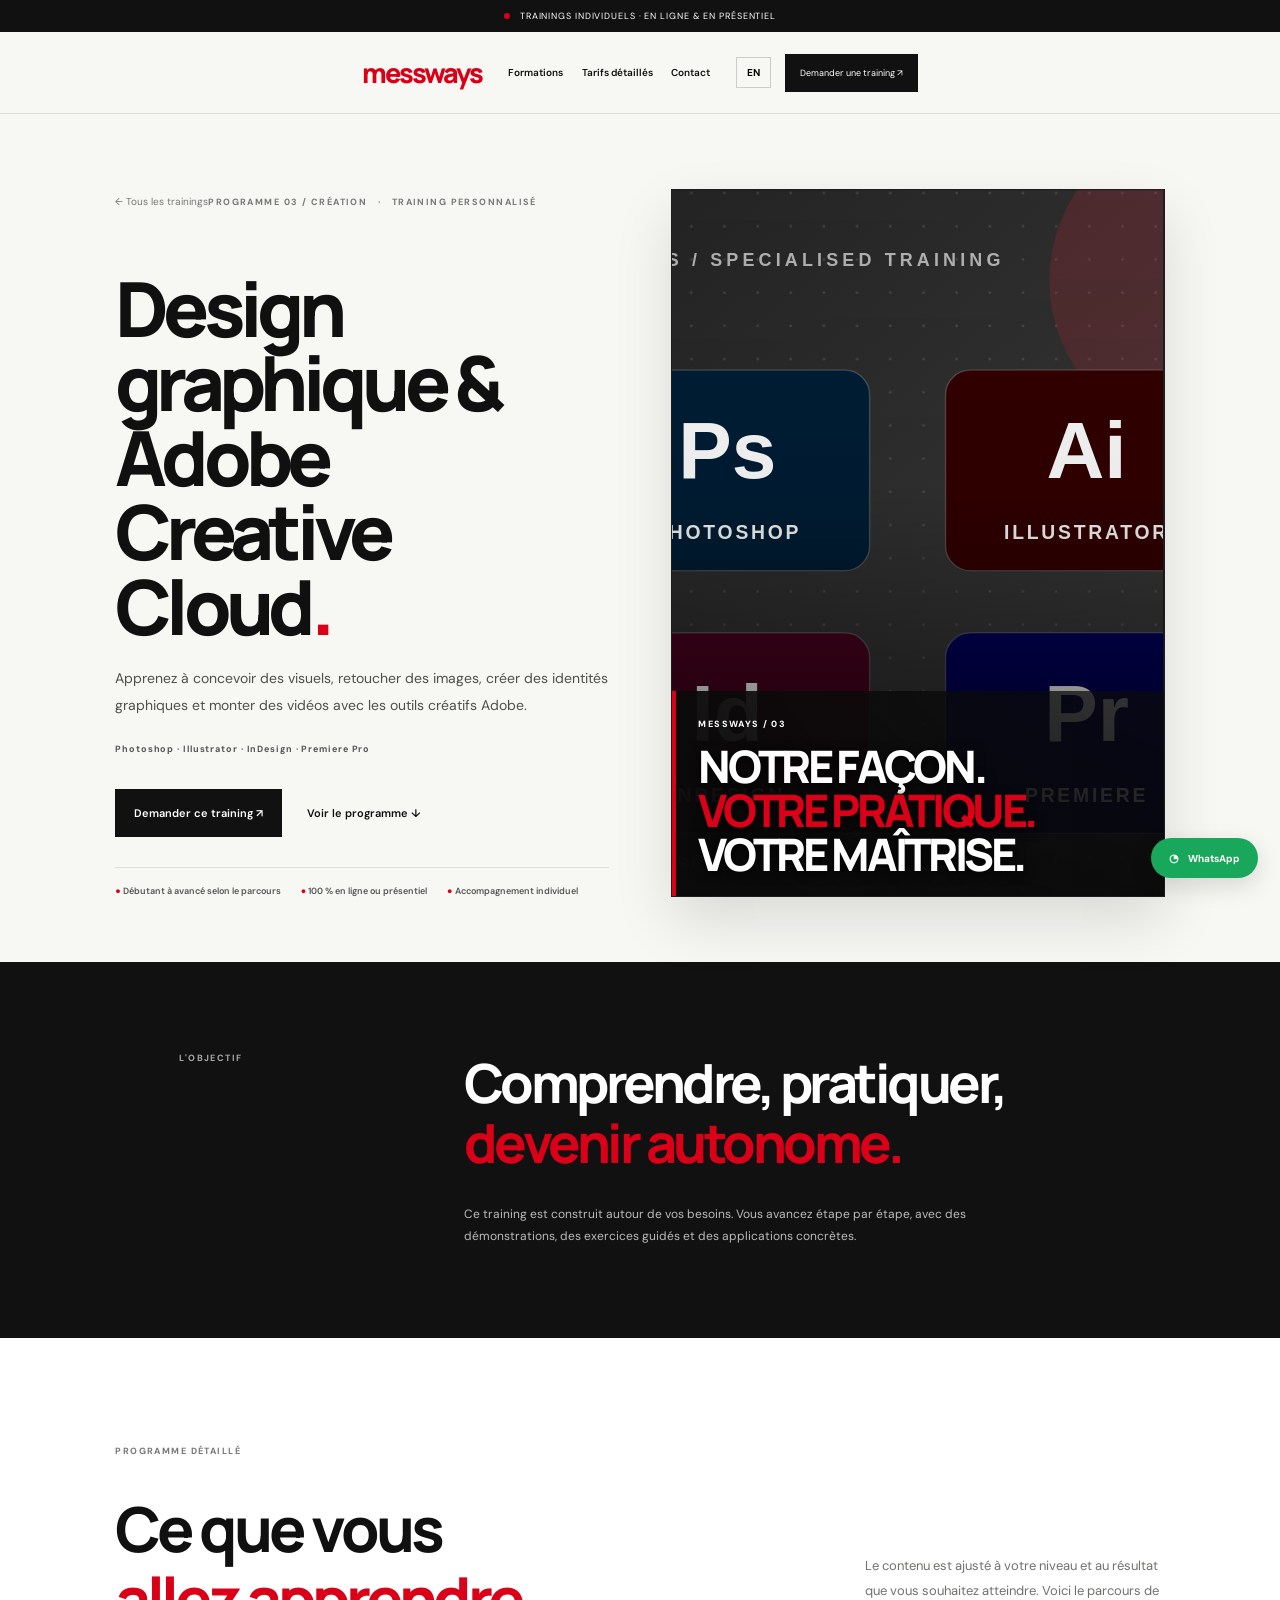
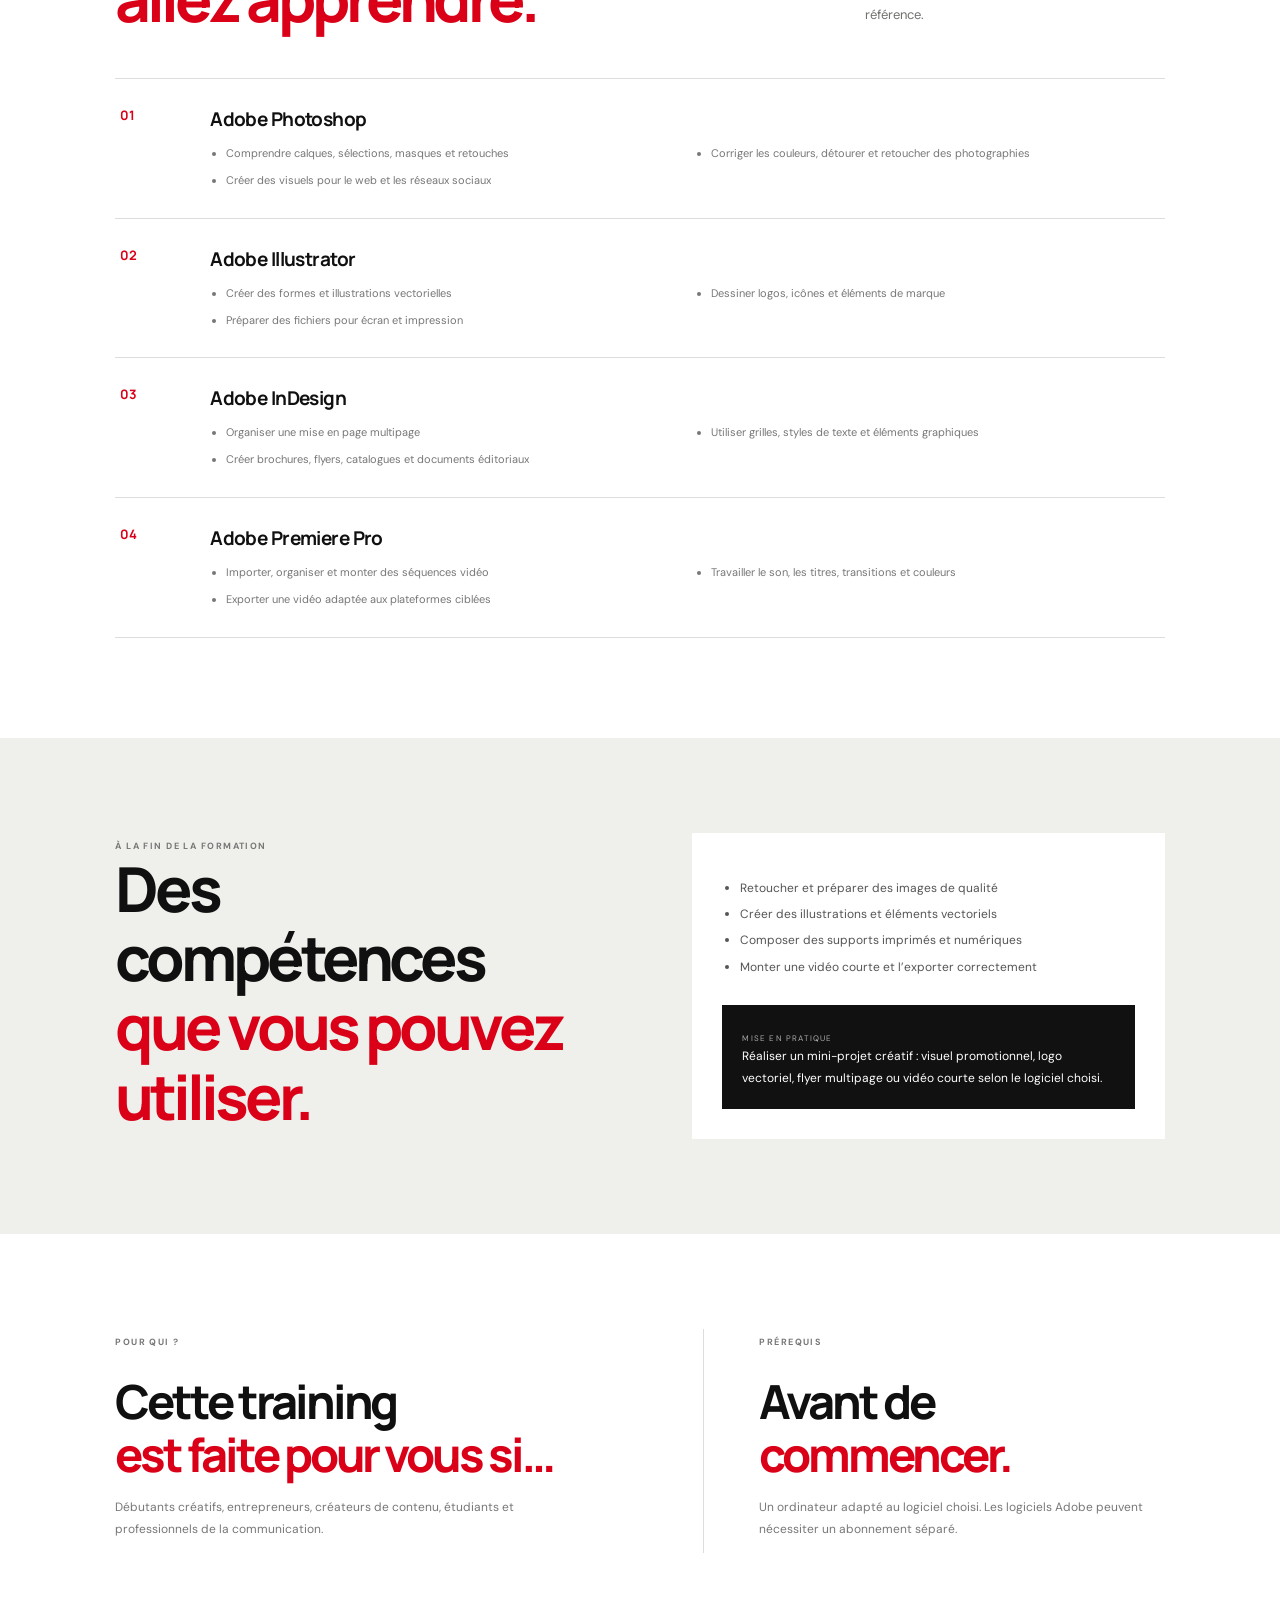
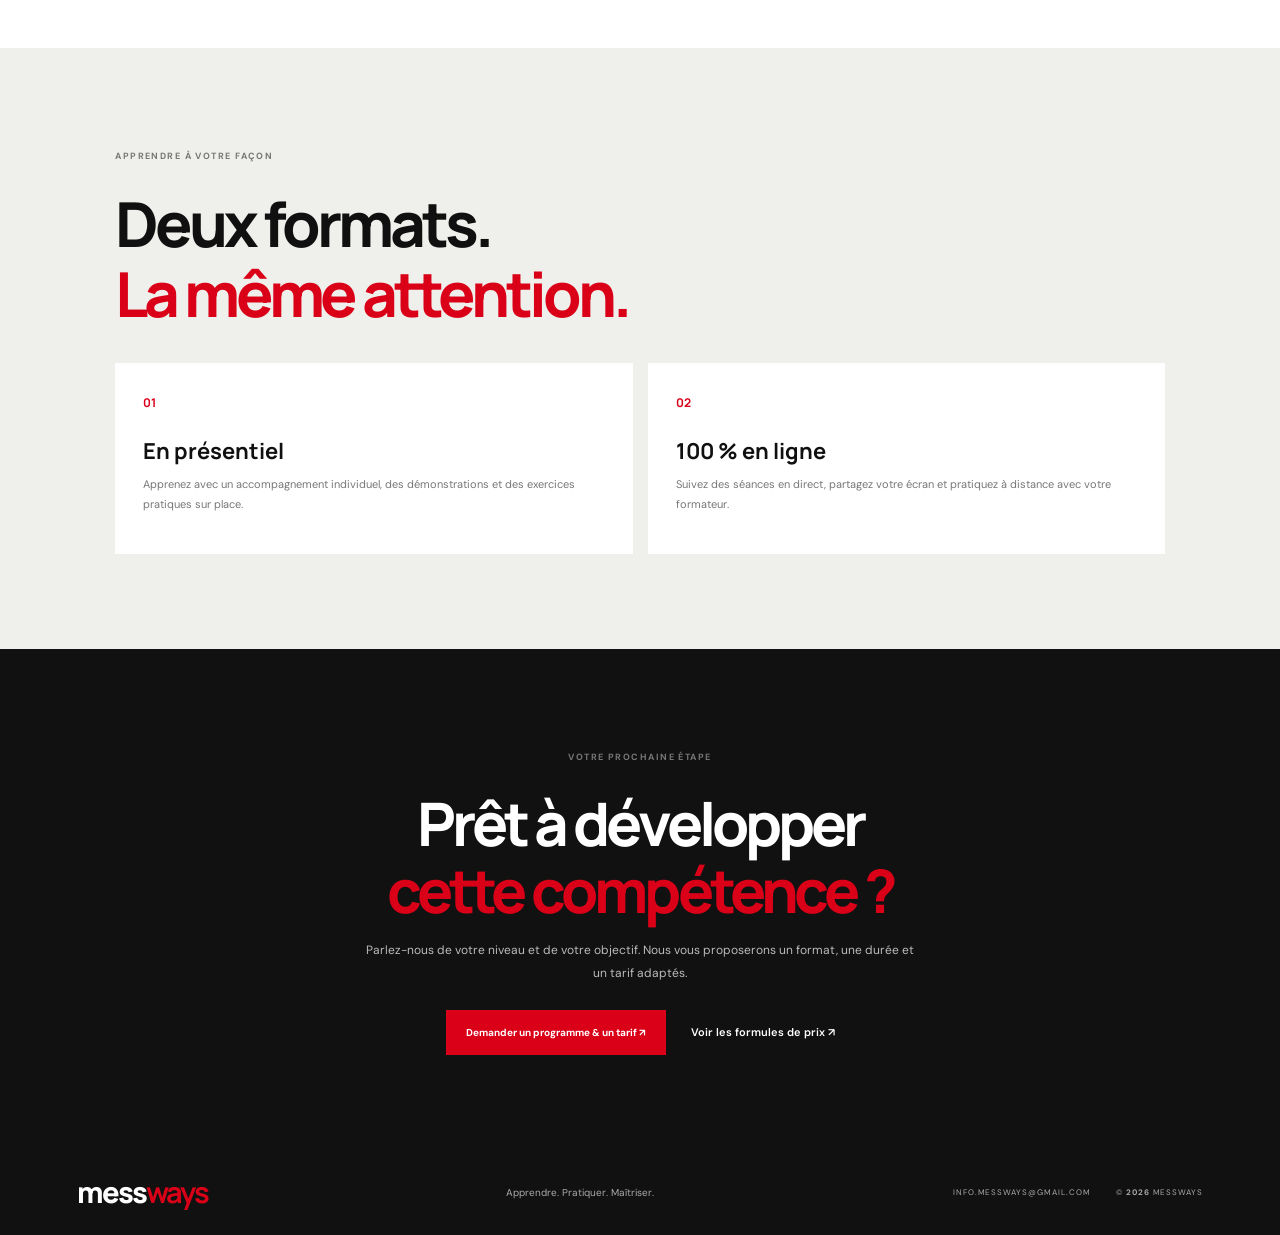
<file: formation-design.html>
<!doctype html>
<html lang="fr">

<head>
    <meta charset="utf-8">
    <meta name="viewport" content="width=device-width,initial-scale=1">
    <meta name="theme-color" content="#111111">
    <meta name="description"
        content="Formation individuelle MESSWAYS : Design graphique & Adobe Creative Cloud, en ligne ou en présentiel.">
    <title>Design graphique & Adobe Creative Cloud — MESSWAYS</title>
    <link rel="preconnect" href="https://fonts.googleapis.com">
    <link
        href="https://fonts.googleapis.com/css2?family=DM+Sans:wght@400;500;600;700&family=Manrope:wght@400;500;600;700;800&display=swap"
        rel="stylesheet">
    <link rel="icon" type="image/svg+xml" href="favfav.png">
    <link rel="stylesheet" href="styles.css">
</head>

<body class="course-page">
    <div class="topline"><i></i><span>TRAININGS INDIVIDUELS · EN LIGNE & EN PRÉSENTIEL</span></div>
    <header class="site-header"><button class="hamb" aria-label="Ouvrir le menu" aria-expanded="false">☰</button><a
            class="logo" href="index.html" aria-label="MESSWAYS"><span
                class="wordmark"><b>messways</b></span></a>
        <nav aria-label="Navigation principale"><a href="index.html#trainings">Formations</a><a
                href="tarifs.html">Tarifs détaillés</a><a href="index.html#contact">Contact</a></nav>
        <div class="nav-right"><button id="language" type="button" aria-label="Switch to English">EN</button><a
                class="navbutton" href="index.html#contact">Demander une training ↗</a></div>
    </header>
    <main>
        <section class="course-hero photo-hero">
            <div class="course-hero-copy"><a class="backlink" href="index.html#trainings">← Tous les trainings</a><small
                    class="eyebrow">PROGRAMME 03 / CRÉATION　·　TRAINING PERSONNALISÉ</small>
                <h1>Design graphique & Adobe Creative Cloud</h1>
                <p>Apprenez à concevoir des visuels, retoucher des images, créer des identités graphiques et monter des
                    vidéos avec les outils créatifs Adobe.</p>
                <div class="tagline">Photoshop · Illustrator · InDesign · Premiere Pro</div>
                <div class="actions"><a class="blackbtn" href="index.html#contact"
                        data-course="Design graphique & Adobe Creative Cloud">Demander ce training ↗</a><a
                        class="plainlink" href="#programme">Voir le programme ↓</a></div>
                <div class="course-meta"><span>● Débutant à avancé selon le parcours</span><span>● 100 % en ligne ou
                        présentiel</span><span>● Accompagnement individuel</span></div>
            </div>
            <div class="course-photo"><img src="assets/training-design.svg"
                    alt="Illustration des logiciels et outils de la formation" fetchpriority="high" decoding="async">
                <div class="photo-overlay"></div>
                <div class="photo-label"><span>MESSWAYS / 03</span><strong>NOTRE FAÇON.<br><em>VOTRE
                            PRATIQUE.</em><br>VOTRE MAÎTRISE.</strong></div>
            </div>
        </section>
        <section class="course-intro-band"><small class="kicker">L'OBJECTIF</small>
            <h2>Comprendre, pratiquer,<br><em>devenir autonome.</em></h2>
            <p>Ce training est construit autour de vos besoins. Vous avancez étape par étape, avec des démonstrations,
                des exercices guidés et des applications concrètes.</p>
        </section>
        <section class="curriculum" id="programme">
            <div class="heading">
                <div><small class="kicker">PROGRAMME DÉTAILLÉ</small>
                    <h2>Ce que vous<br><em>allez apprendre.</em></h2>
                </div>
                <p>Le contenu est ajusté à votre niveau et au résultat que vous souhaitez atteindre. Voici le parcours
                    de référence.</p>
            </div>
            <div class="curriculum-list">
                <article class="curriculum-module">
                    <div class="module-number">01</div>
                    <div>
                        <h3>Adobe Photoshop</h3>
                        <ul>
                            <li>Comprendre calques, sélections, masques et retouches</li>
                            <li>Corriger les couleurs, détourer et retoucher des photographies</li>
                            <li>Créer des visuels pour le web et les réseaux sociaux</li>
                        </ul>
                    </div>
                </article>
                <article class="curriculum-module">
                    <div class="module-number">02</div>
                    <div>
                        <h3>Adobe Illustrator</h3>
                        <ul>
                            <li>Créer des formes et illustrations vectorielles</li>
                            <li>Dessiner logos, icônes et éléments de marque</li>
                            <li>Préparer des fichiers pour écran et impression</li>
                        </ul>
                    </div>
                </article>
                <article class="curriculum-module">
                    <div class="module-number">03</div>
                    <div>
                        <h3>Adobe InDesign</h3>
                        <ul>
                            <li>Organiser une mise en page multipage</li>
                            <li>Utiliser grilles, styles de texte et éléments graphiques</li>
                            <li>Créer brochures, flyers, catalogues et documents éditoriaux</li>
                        </ul>
                    </div>
                </article>
                <article class="curriculum-module">
                    <div class="module-number">04</div>
                    <div>
                        <h3>Adobe Premiere Pro</h3>
                        <ul>
                            <li>Importer, organiser et monter des séquences vidéo</li>
                            <li>Travailler le son, les titres, transitions et couleurs</li>
                            <li>Exporter une vidéo adaptée aux plateformes ciblées</li>
                        </ul>
                    </div>
                </article>
            </div>
        </section>
        <section class="outcomes-section">
            <div><small class="kicker">À LA FIN DE LA FORMATION</small>
                <h2>Des compétences<br><em>que vous pouvez utiliser.</em></h2>
            </div>
            <div class="outcomes-box">
                <ul>
                    <li>Retoucher et préparer des images de qualité</li>
                    <li>Créer des illustrations et éléments vectoriels</li>
                    <li>Composer des supports imprimés et numériques</li>
                    <li>Monter une vidéo courte et l’exporter correctement</li>
                </ul>
                <div class="project-result"><small>MISE EN PRATIQUE</small>
                    <p>Réaliser un mini-projet créatif : visuel promotionnel, logo vectoriel, flyer multipage ou vidéo
                        courte selon le logiciel choisi.</p>
                </div>
            </div>
        </section>
        <section class="audience-section">
            <article><small class="kicker">POUR QUI ?</small>
                <h2>Cette training<br><em>est faite pour vous si…</em></h2>
                <p>Débutants créatifs, entrepreneurs, créateurs de contenu, étudiants et professionnels de la
                    communication.</p>
            </article>
            <article><small class="kicker">PRÉREQUIS</small>
                <h2>Avant de<br><em>commencer.</em></h2>
                <p>Un ordinateur adapté au logiciel choisi. Les logiciels Adobe peuvent nécessiter un abonnement séparé.
                </p>
            </article>
        </section>
        <section class="format-section"><small class="kicker">APPRENDRE À VOTRE FAÇON</small>
            <h2>Deux formats.<br><em>La même attention.</em></h2>
            <div class="format-cards">
                <article><span>01</span>
                    <h3>En présentiel</h3>
                    <p>Apprenez avec un accompagnement individuel, des démonstrations et des exercices pratiques sur
                        place.</p>
                </article>
                <article><span>02</span>
                    <h3>100 % en ligne</h3>
                    <p>Suivez des séances en direct, partagez votre écran et pratiquez à distance avec votre formateur.
                    </p>
                </article>
            </div>
        </section>
        <section class="course-cta"><small class="kicker">VOTRE PROCHAINE ÉTAPE</small>
            <h2>Prêt à développer<br><em>cette compétence ?</em></h2>
            <p>Parlez-nous de votre niveau et de votre objectif. Nous vous proposerons un format, une durée et un tarif
                adaptés.</p>
            <div class="actions"><a class="redbtn-link" href="index.html#contact">Demander un programme & un tarif
                    ↗</a><a class="plainlink" href="tarifs.html">Voir les formules de prix ↗</a></div>
        </section>
    </main><a class="whatsapp-float" href="https://wa.me/23054577976?text=Bonjour%20MESSWAYS" target="_blank"
        rel="noopener" aria-label="Contacter MESSWAYS sur WhatsApp">◔<b>WhatsApp</b></a>
    <footer><a class="logo inverse" href="index.html"><span
                class="wordmark"><span>mess</span><b>ways</b></span></a><small>Apprendre. Pratiquer. Maîtriser.</small>
        <div><a href="mailto:info.messways@gmail.com">INFO.MESSWAYS@GMAIL.COM</a><span>© <b class="year"></b>
                MESSWAYS</span></div>
    </footer>
    <script src="config.js"></script>
    <script src="i18n.js"></script>
    <script src="course-page.js"></script>
</body>

</html>
</file>
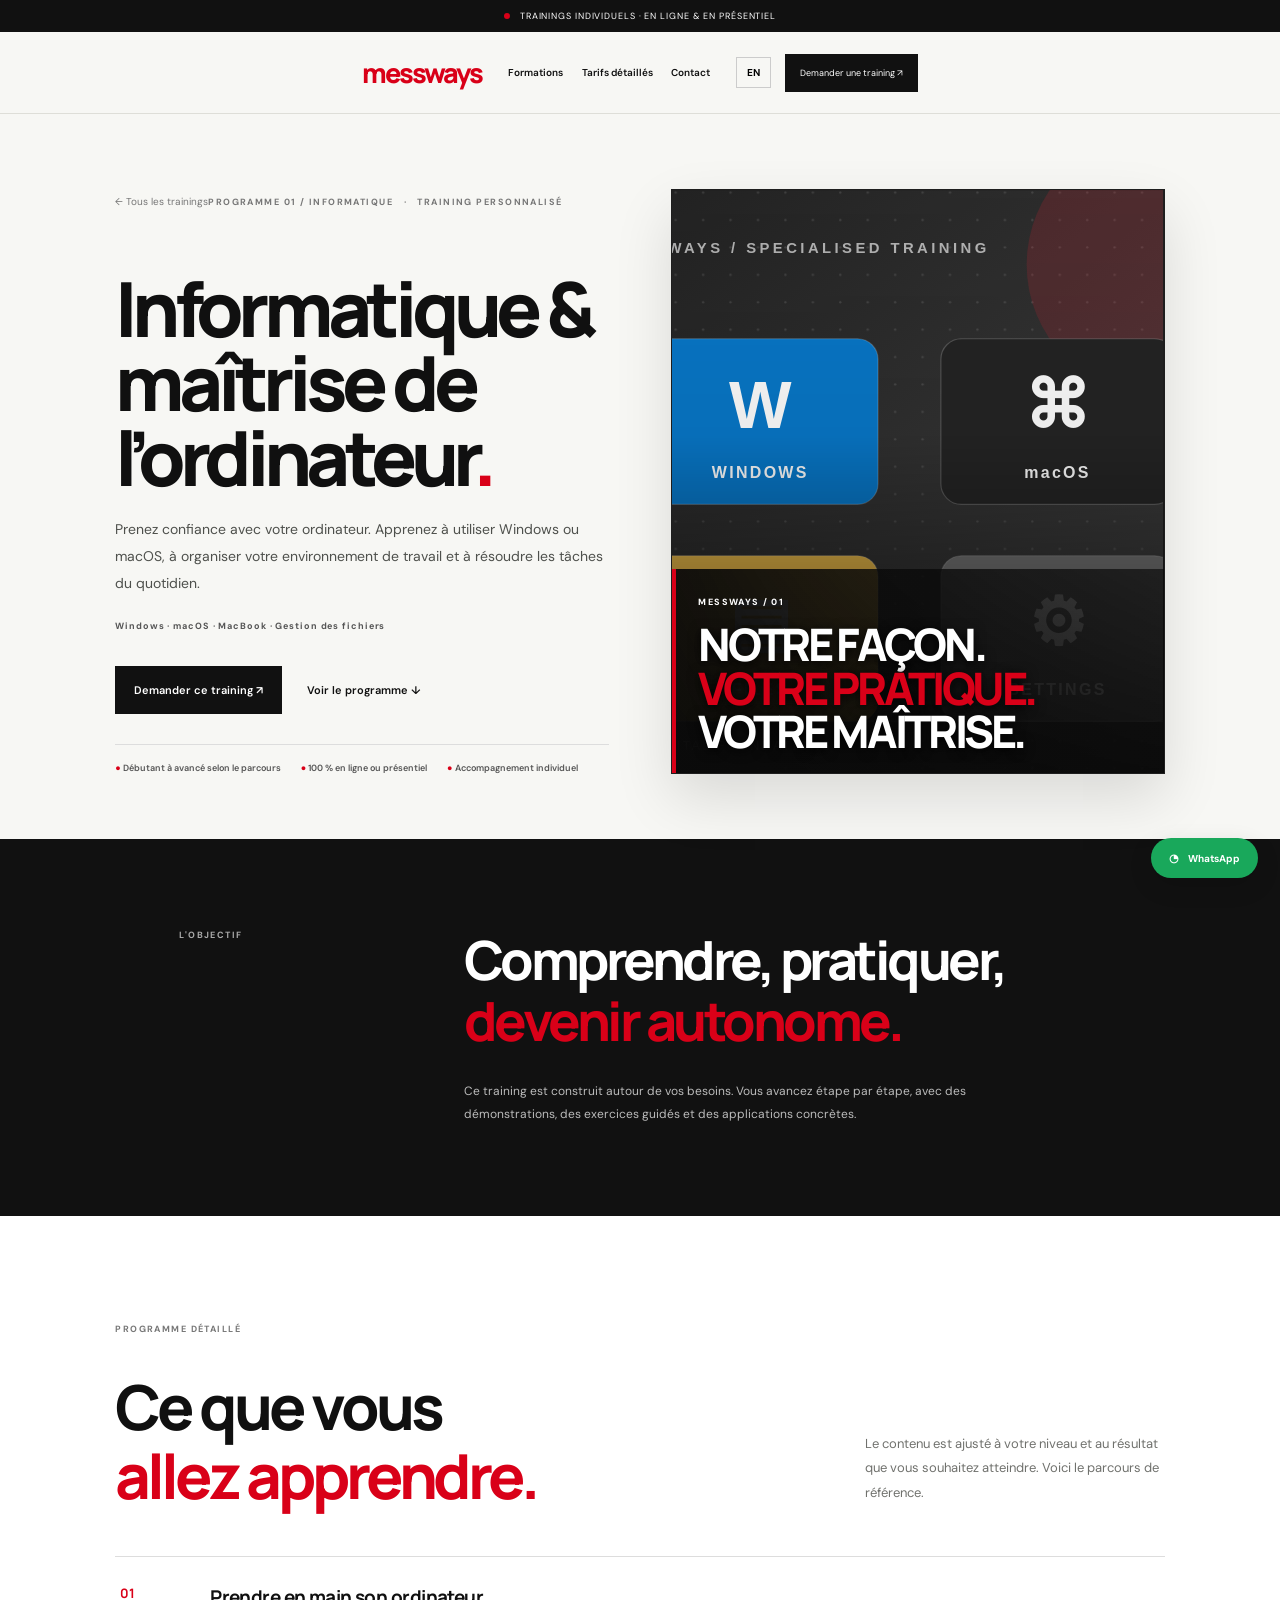
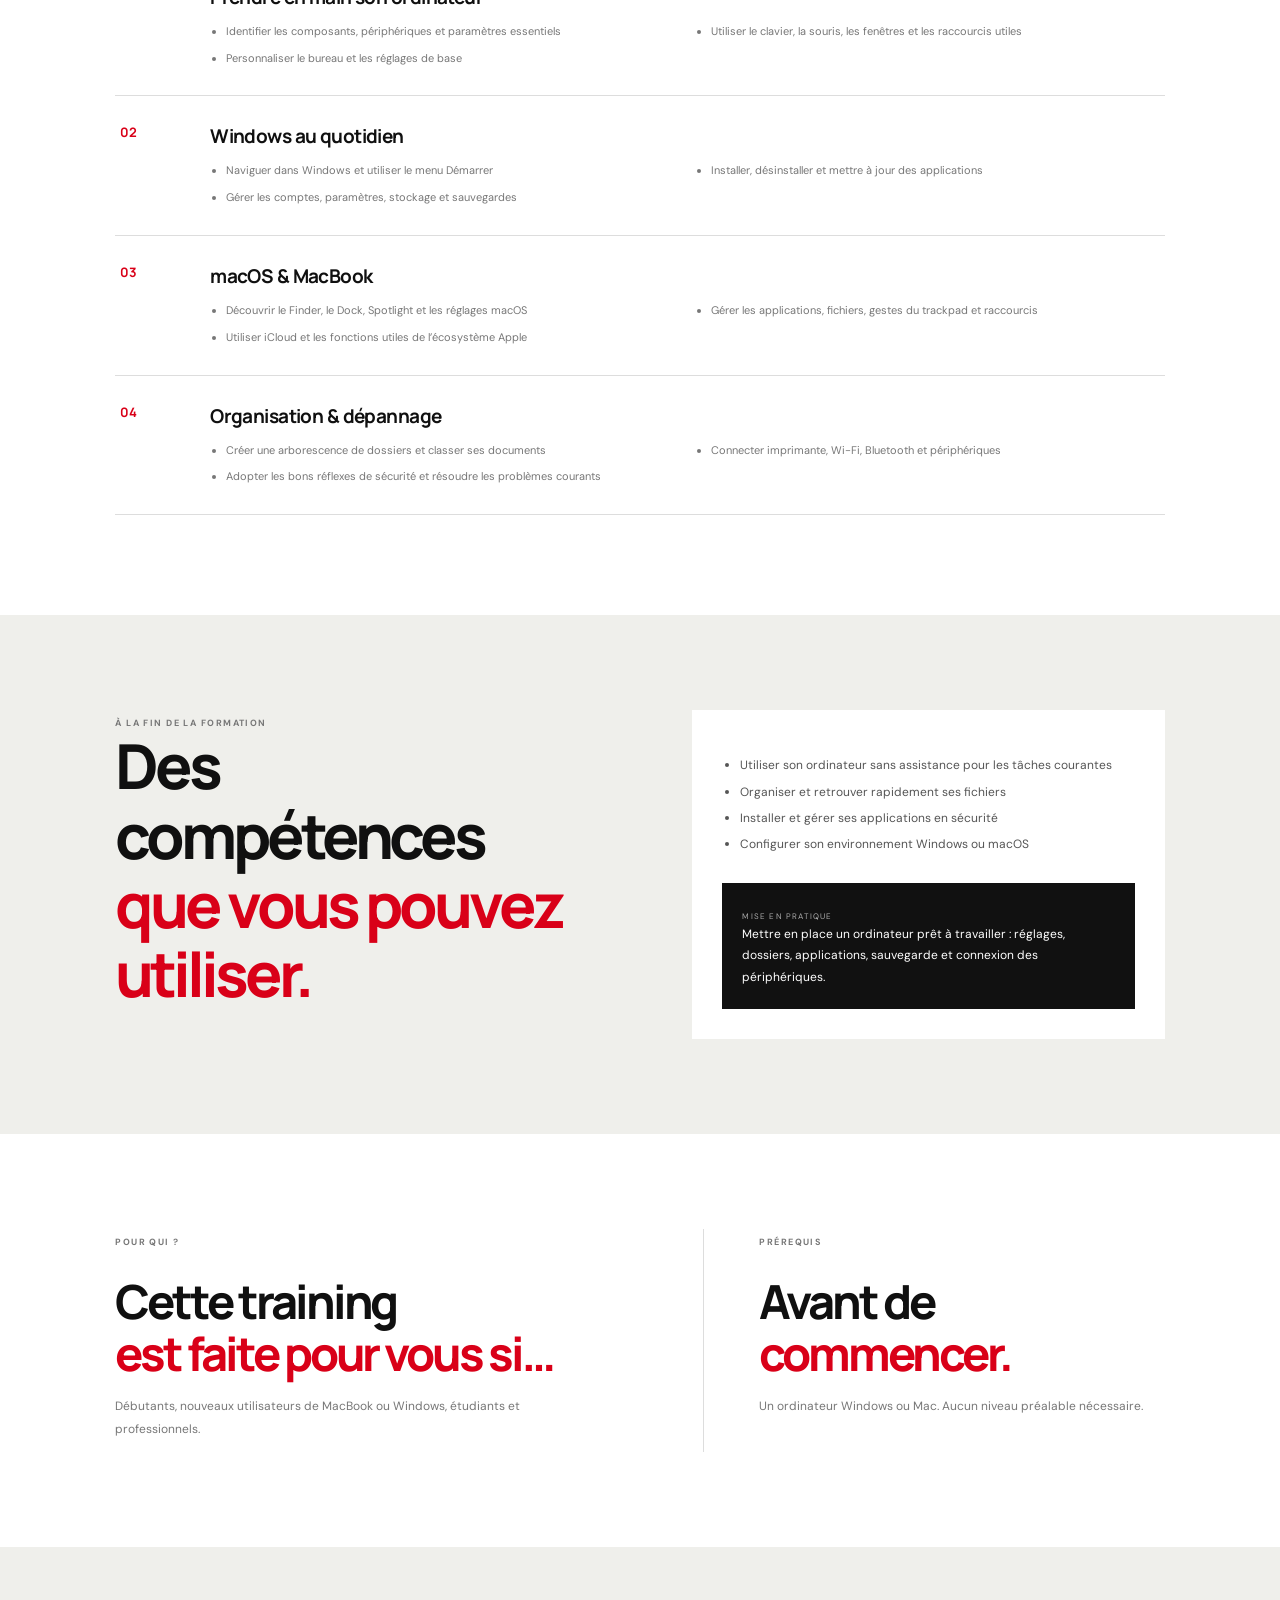
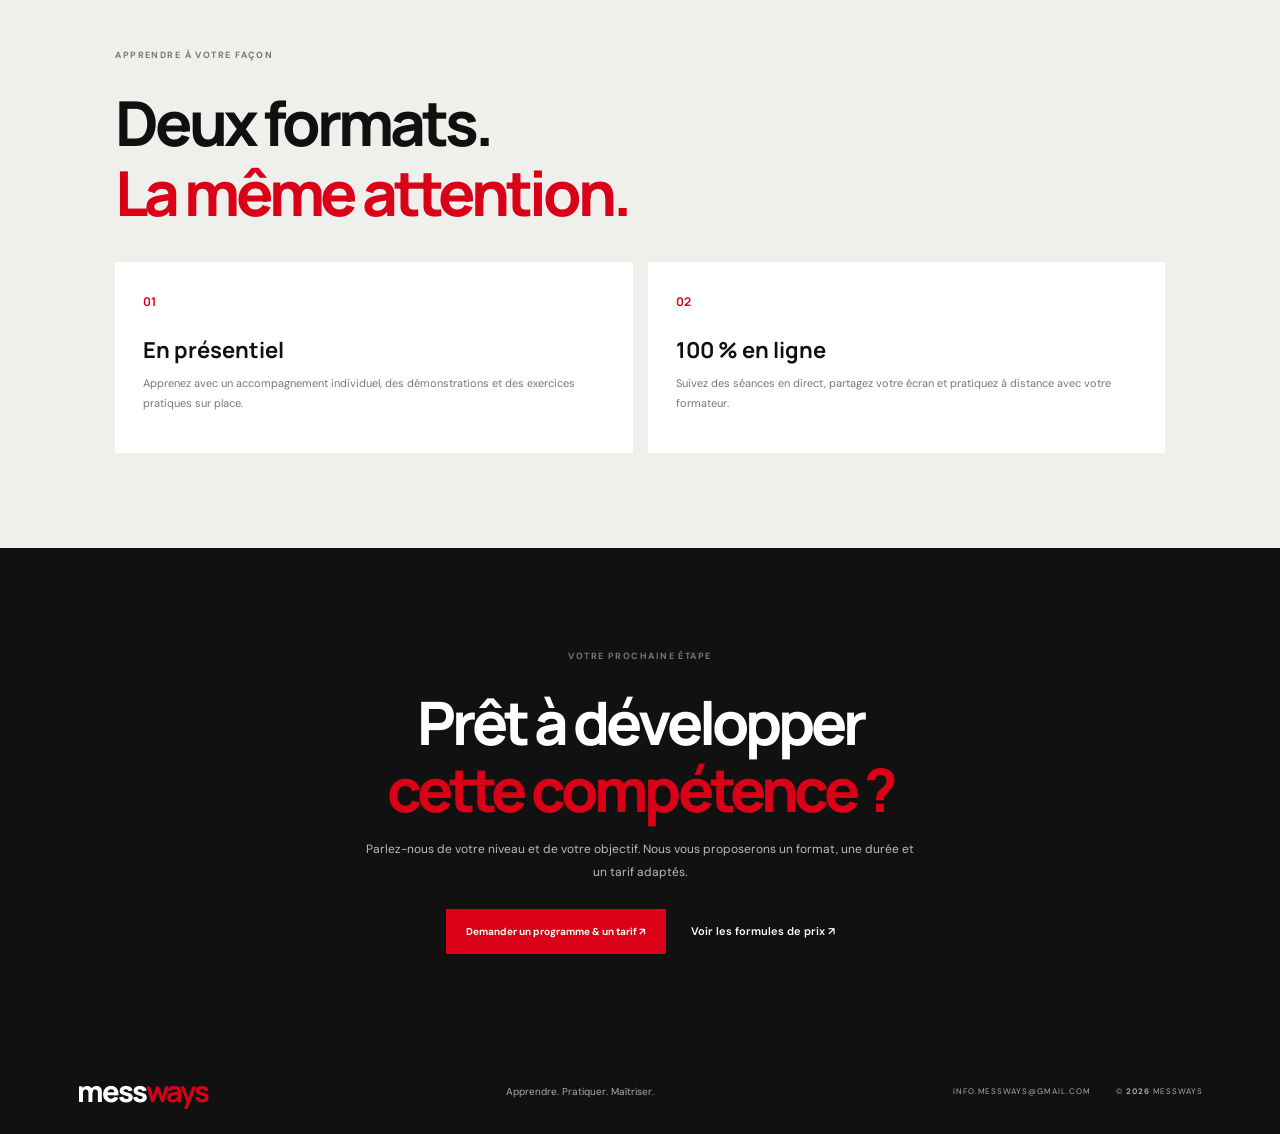
<file: formation-informatique.html>
<!doctype html>
<html lang="fr">

<head>
    <meta charset="utf-8">
    <meta name="viewport" content="width=device-width,initial-scale=1">
    <meta name="theme-color" content="#111111">
    <meta name="description"
        content="Formation individuelle MESSWAYS : Informatique & maîtrise de l’ordinateur, en ligne ou en présentiel.">
    <title>Informatique & maîtrise de l’ordinateur — MESSWAYS</title>
    <link rel="preconnect" href="https://fonts.googleapis.com">
    <link
        href="https://fonts.googleapis.com/css2?family=DM+Sans:wght@400;500;600;700&family=Manrope:wght@400;500;600;700;800&display=swap"
        rel="stylesheet">
    <link rel="icon" type="image/svg+xml" href="favfav.png">
    <link rel="stylesheet" href="styles.css">
</head>

<body class="course-page">
    <div class="topline"><i></i><span>TRAININGS INDIVIDUELS · EN LIGNE & EN PRÉSENTIEL</span></div>
    <header class="site-header"><button class="hamb" aria-label="Ouvrir le menu" aria-expanded="false">☰</button><a
            class="logo" href="index.html" aria-label="MESSWAYS"><span
                class="wordmark"><b>messways</b></span></a>
        <nav aria-label="Navigation principale"><a href="index.html#trainings">Formations</a><a
                href="tarifs.html">Tarifs détaillés</a><a href="index.html#contact">Contact</a></nav>
        <div class="nav-right"><button id="language" type="button" aria-label="Switch to English">EN</button><a
                class="navbutton" href="index.html#contact">Demander une training ↗</a></div>
    </header>
    <main>
        <section class="course-hero photo-hero">
            <div class="course-hero-copy"><a class="backlink" href="index.html#trainings">← Tous les trainings</a><small
                    class="eyebrow">PROGRAMME 01 / INFORMATIQUE　·　TRAINING PERSONNALISÉ</small>
                <h1>Informatique & maîtrise de l’ordinateur</h1>
                <p>Prenez confiance avec votre ordinateur. Apprenez à utiliser Windows ou macOS, à organiser votre
                    environnement de travail et à résoudre les tâches du quotidien.</p>
                <div class="tagline">Windows · macOS · MacBook · Gestion des fichiers</div>
                <div class="actions"><a class="blackbtn" href="index.html#contact"
                        data-course="Informatique & maîtrise de l’ordinateur">Demander ce training ↗</a><a
                        class="plainlink" href="#programme">Voir le programme ↓</a></div>
                <div class="course-meta"><span>● Débutant à avancé selon le parcours</span><span>● 100 % en ligne ou
                        présentiel</span><span>● Accompagnement individuel</span></div>
            </div>
            <div class="course-photo"><img src="assets/training-informatique.svg"
                    alt="Illustration des logiciels et outils de la formation" fetchpriority="high" decoding="async">
                <div class="photo-overlay"></div>
                <div class="photo-label"><span>MESSWAYS / 01</span><strong>NOTRE FAÇON.<br><em>VOTRE
                            PRATIQUE.</em><br>VOTRE MAÎTRISE.</strong></div>
            </div>
        </section>
        <section class="course-intro-band"><small class="kicker">L'OBJECTIF</small>
            <h2>Comprendre, pratiquer,<br><em>devenir autonome.</em></h2>
            <p>Ce training est construit autour de vos besoins. Vous avancez étape par étape, avec des démonstrations,
                des exercices guidés et des applications concrètes.</p>
        </section>
        <section class="curriculum" id="programme">
            <div class="heading">
                <div><small class="kicker">PROGRAMME DÉTAILLÉ</small>
                    <h2>Ce que vous<br><em>allez apprendre.</em></h2>
                </div>
                <p>Le contenu est ajusté à votre niveau et au résultat que vous souhaitez atteindre. Voici le parcours
                    de référence.</p>
            </div>
            <div class="curriculum-list">
                <article class="curriculum-module">
                    <div class="module-number">01</div>
                    <div>
                        <h3>Prendre en main son ordinateur</h3>
                        <ul>
                            <li>Identifier les composants, périphériques et paramètres essentiels</li>
                            <li>Utiliser le clavier, la souris, les fenêtres et les raccourcis utiles</li>
                            <li>Personnaliser le bureau et les réglages de base</li>
                        </ul>
                    </div>
                </article>
                <article class="curriculum-module">
                    <div class="module-number">02</div>
                    <div>
                        <h3>Windows au quotidien</h3>
                        <ul>
                            <li>Naviguer dans Windows et utiliser le menu Démarrer</li>
                            <li>Installer, désinstaller et mettre à jour des applications</li>
                            <li>Gérer les comptes, paramètres, stockage et sauvegardes</li>
                        </ul>
                    </div>
                </article>
                <article class="curriculum-module">
                    <div class="module-number">03</div>
                    <div>
                        <h3>macOS & MacBook</h3>
                        <ul>
                            <li>Découvrir le Finder, le Dock, Spotlight et les réglages macOS</li>
                            <li>Gérer les applications, fichiers, gestes du trackpad et raccourcis</li>
                            <li>Utiliser iCloud et les fonctions utiles de l’écosystème Apple</li>
                        </ul>
                    </div>
                </article>
                <article class="curriculum-module">
                    <div class="module-number">04</div>
                    <div>
                        <h3>Organisation & dépannage</h3>
                        <ul>
                            <li>Créer une arborescence de dossiers et classer ses documents</li>
                            <li>Connecter imprimante, Wi-Fi, Bluetooth et périphériques</li>
                            <li>Adopter les bons réflexes de sécurité et résoudre les problèmes courants</li>
                        </ul>
                    </div>
                </article>
            </div>
        </section>
        <section class="outcomes-section">
            <div><small class="kicker">À LA FIN DE LA FORMATION</small>
                <h2>Des compétences<br><em>que vous pouvez utiliser.</em></h2>
            </div>
            <div class="outcomes-box">
                <ul>
                    <li>Utiliser son ordinateur sans assistance pour les tâches courantes</li>
                    <li>Organiser et retrouver rapidement ses fichiers</li>
                    <li>Installer et gérer ses applications en sécurité</li>
                    <li>Configurer son environnement Windows ou macOS</li>
                </ul>
                <div class="project-result"><small>MISE EN PRATIQUE</small>
                    <p>Mettre en place un ordinateur prêt à travailler : réglages, dossiers, applications, sauvegarde et
                        connexion des périphériques.</p>
                </div>
            </div>
        </section>
        <section class="audience-section">
            <article><small class="kicker">POUR QUI ?</small>
                <h2>Cette training<br><em>est faite pour vous si…</em></h2>
                <p>Débutants, nouveaux utilisateurs de MacBook ou Windows, étudiants et professionnels.</p>
            </article>
            <article><small class="kicker">PRÉREQUIS</small>
                <h2>Avant de<br><em>commencer.</em></h2>
                <p>Un ordinateur Windows ou Mac. Aucun niveau préalable nécessaire.</p>
            </article>
        </section>
        <section class="format-section"><small class="kicker">APPRENDRE À VOTRE FAÇON</small>
            <h2>Deux formats.<br><em>La même attention.</em></h2>
            <div class="format-cards">
                <article><span>01</span>
                    <h3>En présentiel</h3>
                    <p>Apprenez avec un accompagnement individuel, des démonstrations et des exercices pratiques sur
                        place.</p>
                </article>
                <article><span>02</span>
                    <h3>100 % en ligne</h3>
                    <p>Suivez des séances en direct, partagez votre écran et pratiquez à distance avec votre formateur.
                    </p>
                </article>
            </div>
        </section>
        <section class="course-cta"><small class="kicker">VOTRE PROCHAINE ÉTAPE</small>
            <h2>Prêt à développer<br><em>cette compétence ?</em></h2>
            <p>Parlez-nous de votre niveau et de votre objectif. Nous vous proposerons un format, une durée et un tarif
                adaptés.</p>
            <div class="actions"><a class="redbtn-link" href="index.html#contact">Demander un programme & un tarif
                    ↗</a><a class="plainlink" href="tarifs.html">Voir les formules de prix ↗</a></div>
        </section>
    </main><a class="whatsapp-float" href="https://wa.me/23054577976?text=Bonjour%20MESSWAYS" target="_blank"
        rel="noopener" aria-label="Contacter MESSWAYS sur WhatsApp">◔<b>WhatsApp</b></a>
    <footer><a class="logo inverse" href="index.html"><span
                class="wordmark"><span>mess</span><b>ways</b></span></a><small>Apprendre. Pratiquer. Maîtriser.</small>
        <div><a href="mailto:info.messways@gmail.com">INFO.MESSWAYS@GMAIL.COM</a><span>© <b class="year"></b>
                MESSWAYS</span></div>
    </footer>
    <script src="config.js"></script>
    <script src="i18n.js"></script>
    <script src="course-page.js"></script>
</body>

</html>
</file>
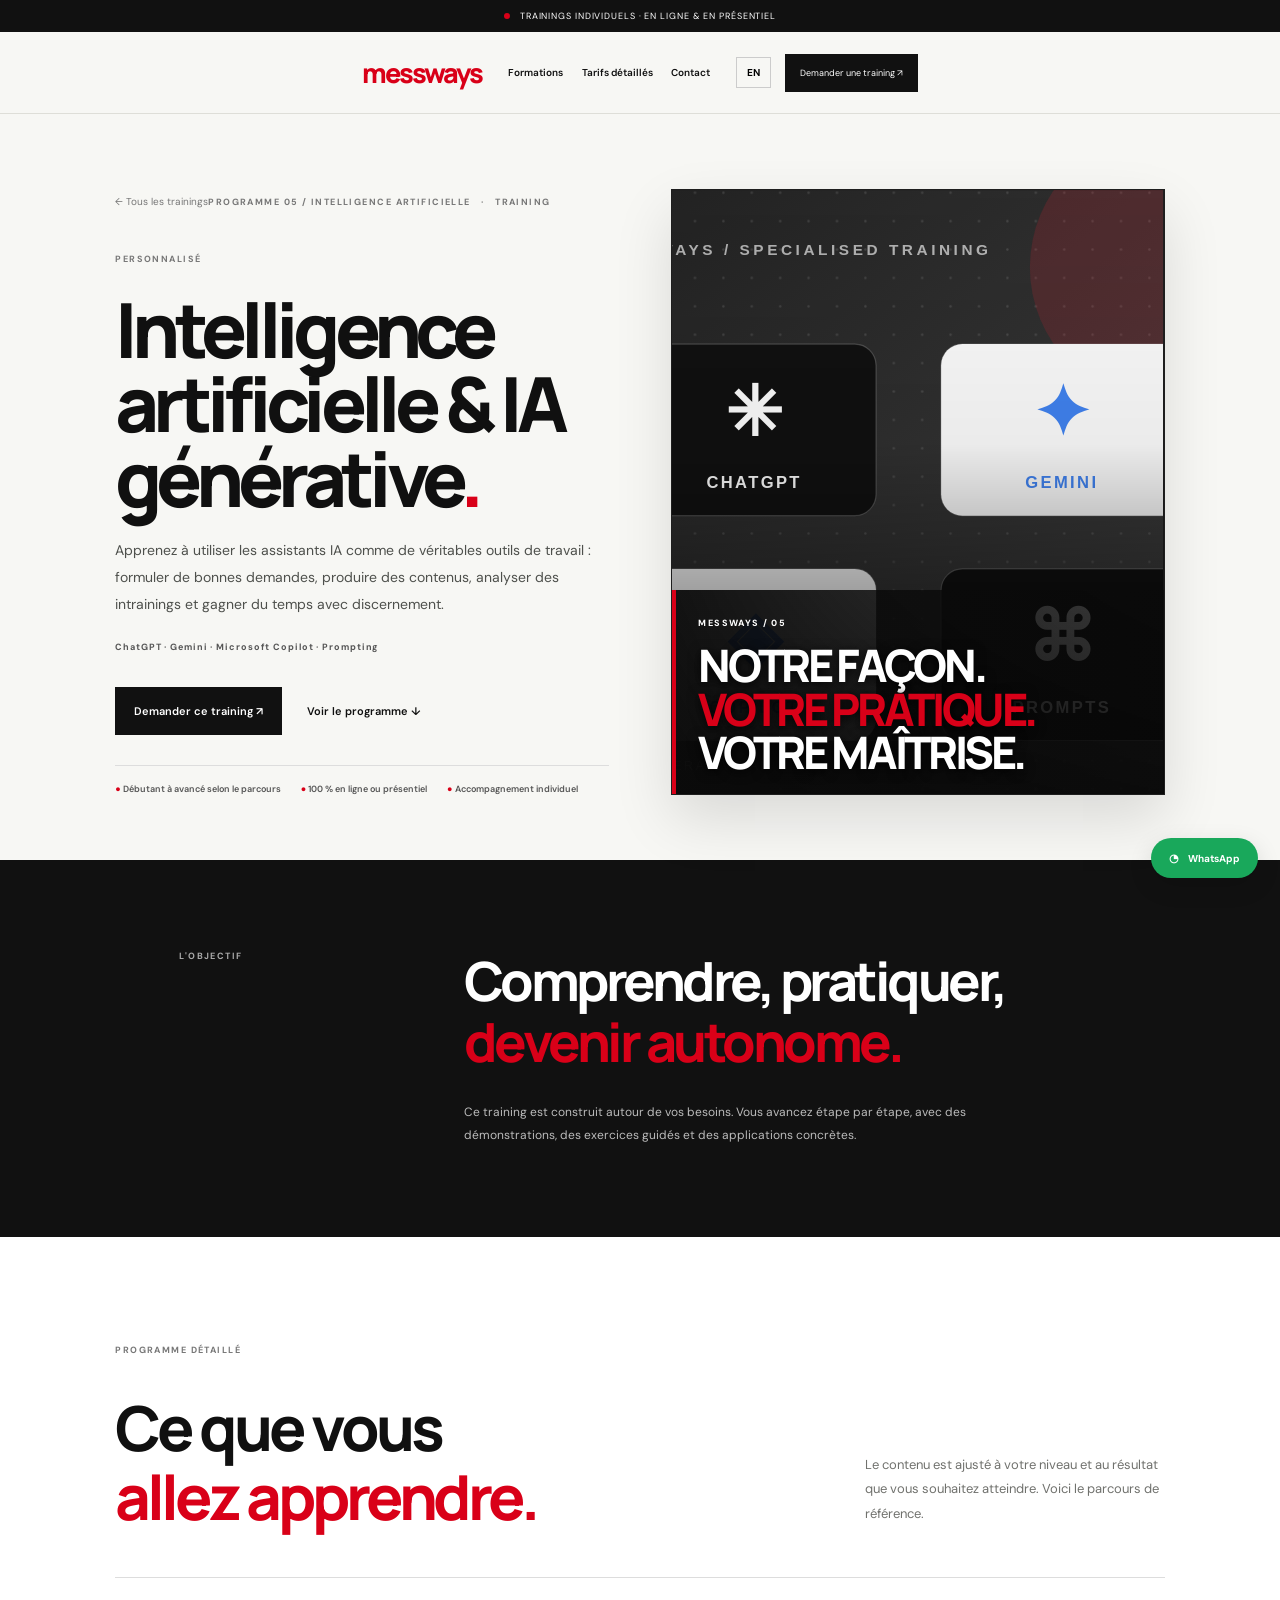
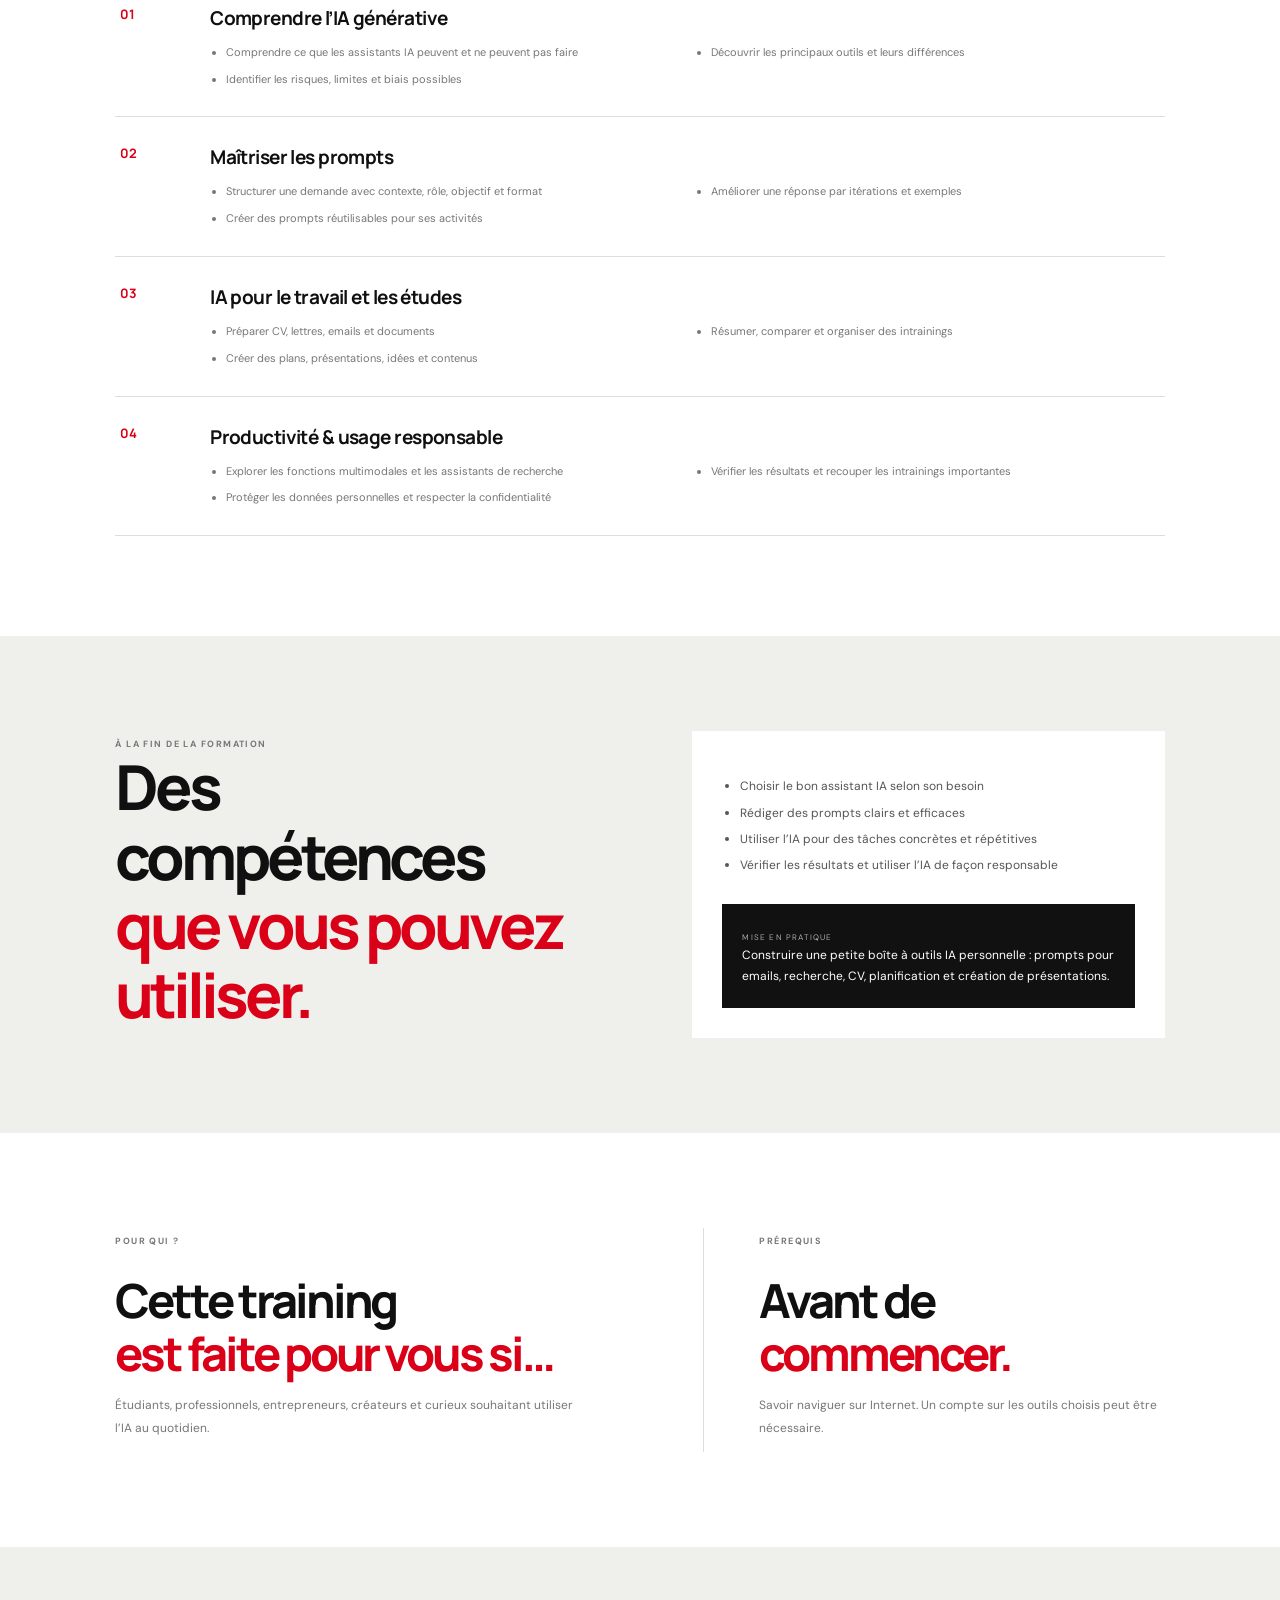
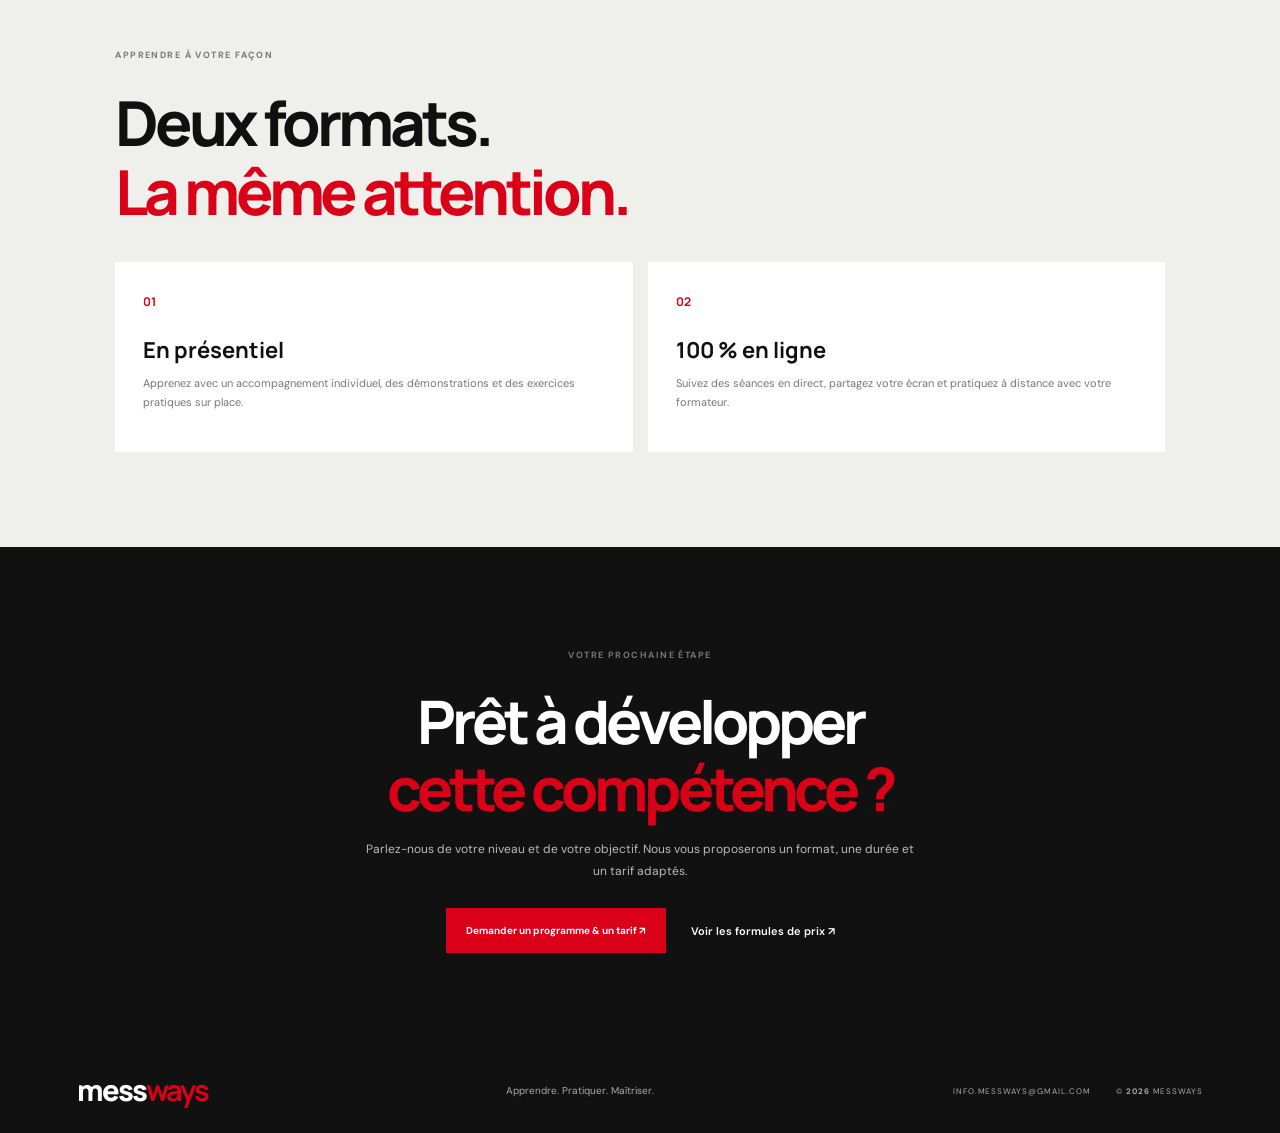
<file: formation-intelligence-artificielle.html>
<!doctype html>
<html lang="fr">

<head>
    <meta charset="utf-8">
    <meta name="viewport" content="width=device-width,initial-scale=1">
    <meta name="theme-color" content="#111111">
    <meta name="description"
        content="Formation individuelle MESSWAYS : Intelligence artificielle & IA générative, en ligne ou en présentiel.">
    <title>Intelligence artificielle & IA générative — MESSWAYS</title>
    <link rel="preconnect" href="https://fonts.googleapis.com">
    <link
        href="https://fonts.googleapis.com/css2?family=DM+Sans:wght@400;500;600;700&family=Manrope:wght@400;500;600;700;800&display=swap"
        rel="stylesheet">
    <link rel="icon" type="image/svg+xml" href="favfav.png">
    <link rel="stylesheet" href="styles.css">
</head>

<body class="course-page">
    <div class="topline"><i></i><span>TRAININGS INDIVIDUELS · EN LIGNE & EN PRÉSENTIEL</span></div>
    <header class="site-header"><button class="hamb" aria-label="Ouvrir le menu" aria-expanded="false">☰</button><a
            class="logo" href="index.html" aria-label="MESSWAYS"><span
                class="wordmark"><b>messways</b></span></a>
        <nav aria-label="Navigation principale"><a href="index.html#trainings">Formations</a><a
                href="tarifs.html">Tarifs détaillés</a><a href="index.html#contact">Contact</a></nav>
        <div class="nav-right"><button id="language" type="button" aria-label="Switch to English">EN</button><a
                class="navbutton" href="index.html#contact">Demander une training ↗</a></div>
    </header>
    <main>
        <section class="course-hero photo-hero">
            <div class="course-hero-copy"><a class="backlink" href="index.html#trainings">← Tous les trainings</a><small
                    class="eyebrow">PROGRAMME 05 / INTELLIGENCE ARTIFICIELLE　·　TRAINING PERSONNALISÉ</small>
                <h1>Intelligence artificielle & IA générative</h1>
                <p>Apprenez à utiliser les assistants IA comme de véritables outils de travail : formuler de bonnes
                    demandes, produire des contenus, analyser des intrainings et gagner du temps avec discernement.</p>
                <div class="tagline">ChatGPT · Gemini · Microsoft Copilot · Prompting</div>
                <div class="actions"><a class="blackbtn" href="index.html#contact"
                        data-course="Intelligence artificielle & IA générative">Demander ce training ↗</a><a
                        class="plainlink" href="#programme">Voir le programme ↓</a></div>
                <div class="course-meta"><span>● Débutant à avancé selon le parcours</span><span>● 100 % en ligne ou
                        présentiel</span><span>● Accompagnement individuel</span></div>
            </div>
            <div class="course-photo"><img src="assets/training-ia.svg"
                    alt="Illustration des logiciels et outils de la formation" fetchpriority="high" decoding="async">
                <div class="photo-overlay"></div>
                <div class="photo-label"><span>MESSWAYS / 05</span><strong>NOTRE FAÇON.<br><em>VOTRE
                            PRATIQUE.</em><br>VOTRE MAÎTRISE.</strong></div>
            </div>
        </section>
        <section class="course-intro-band"><small class="kicker">L'OBJECTIF</small>
            <h2>Comprendre, pratiquer,<br><em>devenir autonome.</em></h2>
            <p>Ce training est construit autour de vos besoins. Vous avancez étape par étape, avec des démonstrations,
                des exercices guidés et des applications concrètes.</p>
        </section>
        <section class="curriculum" id="programme">
            <div class="heading">
                <div><small class="kicker">PROGRAMME DÉTAILLÉ</small>
                    <h2>Ce que vous<br><em>allez apprendre.</em></h2>
                </div>
                <p>Le contenu est ajusté à votre niveau et au résultat que vous souhaitez atteindre. Voici le parcours
                    de référence.</p>
            </div>
            <div class="curriculum-list">
                <article class="curriculum-module">
                    <div class="module-number">01</div>
                    <div>
                        <h3>Comprendre l’IA générative</h3>
                        <ul>
                            <li>Comprendre ce que les assistants IA peuvent et ne peuvent pas faire</li>
                            <li>Découvrir les principaux outils et leurs différences</li>
                            <li>Identifier les risques, limites et biais possibles</li>
                        </ul>
                    </div>
                </article>
                <article class="curriculum-module">
                    <div class="module-number">02</div>
                    <div>
                        <h3>Maîtriser les prompts</h3>
                        <ul>
                            <li>Structurer une demande avec contexte, rôle, objectif et format</li>
                            <li>Améliorer une réponse par itérations et exemples</li>
                            <li>Créer des prompts réutilisables pour ses activités</li>
                        </ul>
                    </div>
                </article>
                <article class="curriculum-module">
                    <div class="module-number">03</div>
                    <div>
                        <h3>IA pour le travail et les études</h3>
                        <ul>
                            <li>Préparer CV, lettres, emails et documents</li>
                            <li>Résumer, comparer et organiser des intrainings</li>
                            <li>Créer des plans, présentations, idées et contenus</li>
                        </ul>
                    </div>
                </article>
                <article class="curriculum-module">
                    <div class="module-number">04</div>
                    <div>
                        <h3>Productivité & usage responsable</h3>
                        <ul>
                            <li>Explorer les fonctions multimodales et les assistants de recherche</li>
                            <li>Vérifier les résultats et recouper les intrainings importantes</li>
                            <li>Protéger les données personnelles et respecter la confidentialité</li>
                        </ul>
                    </div>
                </article>
            </div>
        </section>
        <section class="outcomes-section">
            <div><small class="kicker">À LA FIN DE LA FORMATION</small>
                <h2>Des compétences<br><em>que vous pouvez utiliser.</em></h2>
            </div>
            <div class="outcomes-box">
                <ul>
                    <li>Choisir le bon assistant IA selon son besoin</li>
                    <li>Rédiger des prompts clairs et efficaces</li>
                    <li>Utiliser l’IA pour des tâches concrètes et répétitives</li>
                    <li>Vérifier les résultats et utiliser l’IA de façon responsable</li>
                </ul>
                <div class="project-result"><small>MISE EN PRATIQUE</small>
                    <p>Construire une petite boîte à outils IA personnelle : prompts pour emails, recherche, CV,
                        planification et création de présentations.</p>
                </div>
            </div>
        </section>
        <section class="audience-section">
            <article><small class="kicker">POUR QUI ?</small>
                <h2>Cette training<br><em>est faite pour vous si…</em></h2>
                <p>Étudiants, professionnels, entrepreneurs, créateurs et curieux souhaitant utiliser l’IA au quotidien.
                </p>
            </article>
            <article><small class="kicker">PRÉREQUIS</small>
                <h2>Avant de<br><em>commencer.</em></h2>
                <p>Savoir naviguer sur Internet. Un compte sur les outils choisis peut être nécessaire.</p>
            </article>
        </section>
        <section class="format-section"><small class="kicker">APPRENDRE À VOTRE FAÇON</small>
            <h2>Deux formats.<br><em>La même attention.</em></h2>
            <div class="format-cards">
                <article><span>01</span>
                    <h3>En présentiel</h3>
                    <p>Apprenez avec un accompagnement individuel, des démonstrations et des exercices pratiques sur
                        place.</p>
                </article>
                <article><span>02</span>
                    <h3>100 % en ligne</h3>
                    <p>Suivez des séances en direct, partagez votre écran et pratiquez à distance avec votre formateur.
                    </p>
                </article>
            </div>
        </section>
        <section class="course-cta"><small class="kicker">VOTRE PROCHAINE ÉTAPE</small>
            <h2>Prêt à développer<br><em>cette compétence ?</em></h2>
            <p>Parlez-nous de votre niveau et de votre objectif. Nous vous proposerons un format, une durée et un tarif
                adaptés.</p>
            <div class="actions"><a class="redbtn-link" href="index.html#contact">Demander un programme & un tarif
                    ↗</a><a class="plainlink" href="tarifs.html">Voir les formules de prix ↗</a></div>
        </section>
    </main><a class="whatsapp-float" href="https://wa.me/23054577976?text=Bonjour%20MESSWAYS" target="_blank"
        rel="noopener" aria-label="Contacter MESSWAYS sur WhatsApp">◔<b>WhatsApp</b></a>
    <footer><a class="logo inverse" href="index.html"><span
                class="wordmark"><span>mess</span><b>ways</b></span></a><small>Apprendre. Pratiquer. Maîtriser.</small>
        <div><a href="mailto:info.messways@gmail.com">INFO.MESSWAYS@GMAIL.COM</a><span>© <b class="year"></b>
                MESSWAYS</span></div>
    </footer>
    <script src="config.js"></script>
    <script src="i18n.js"></script>
    <script src="course-page.js"></script>
</body>

</html>
</file>
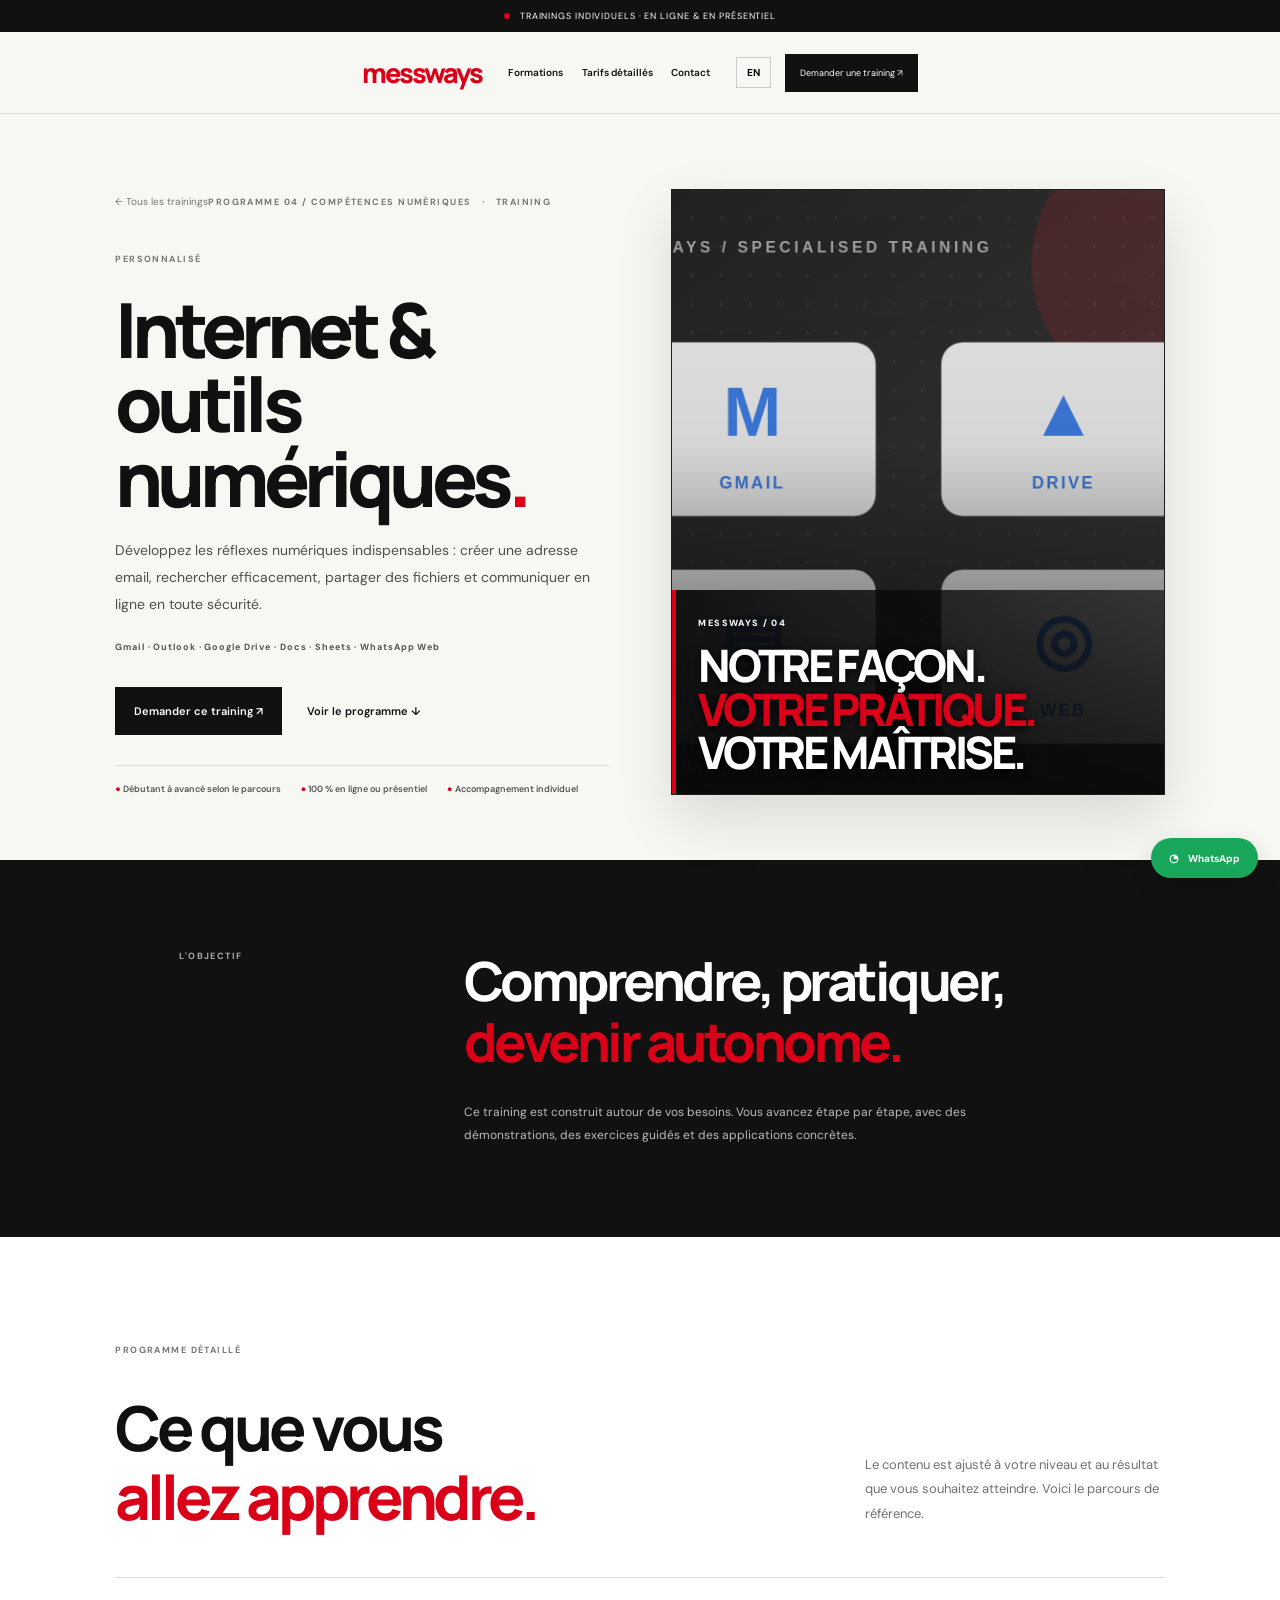
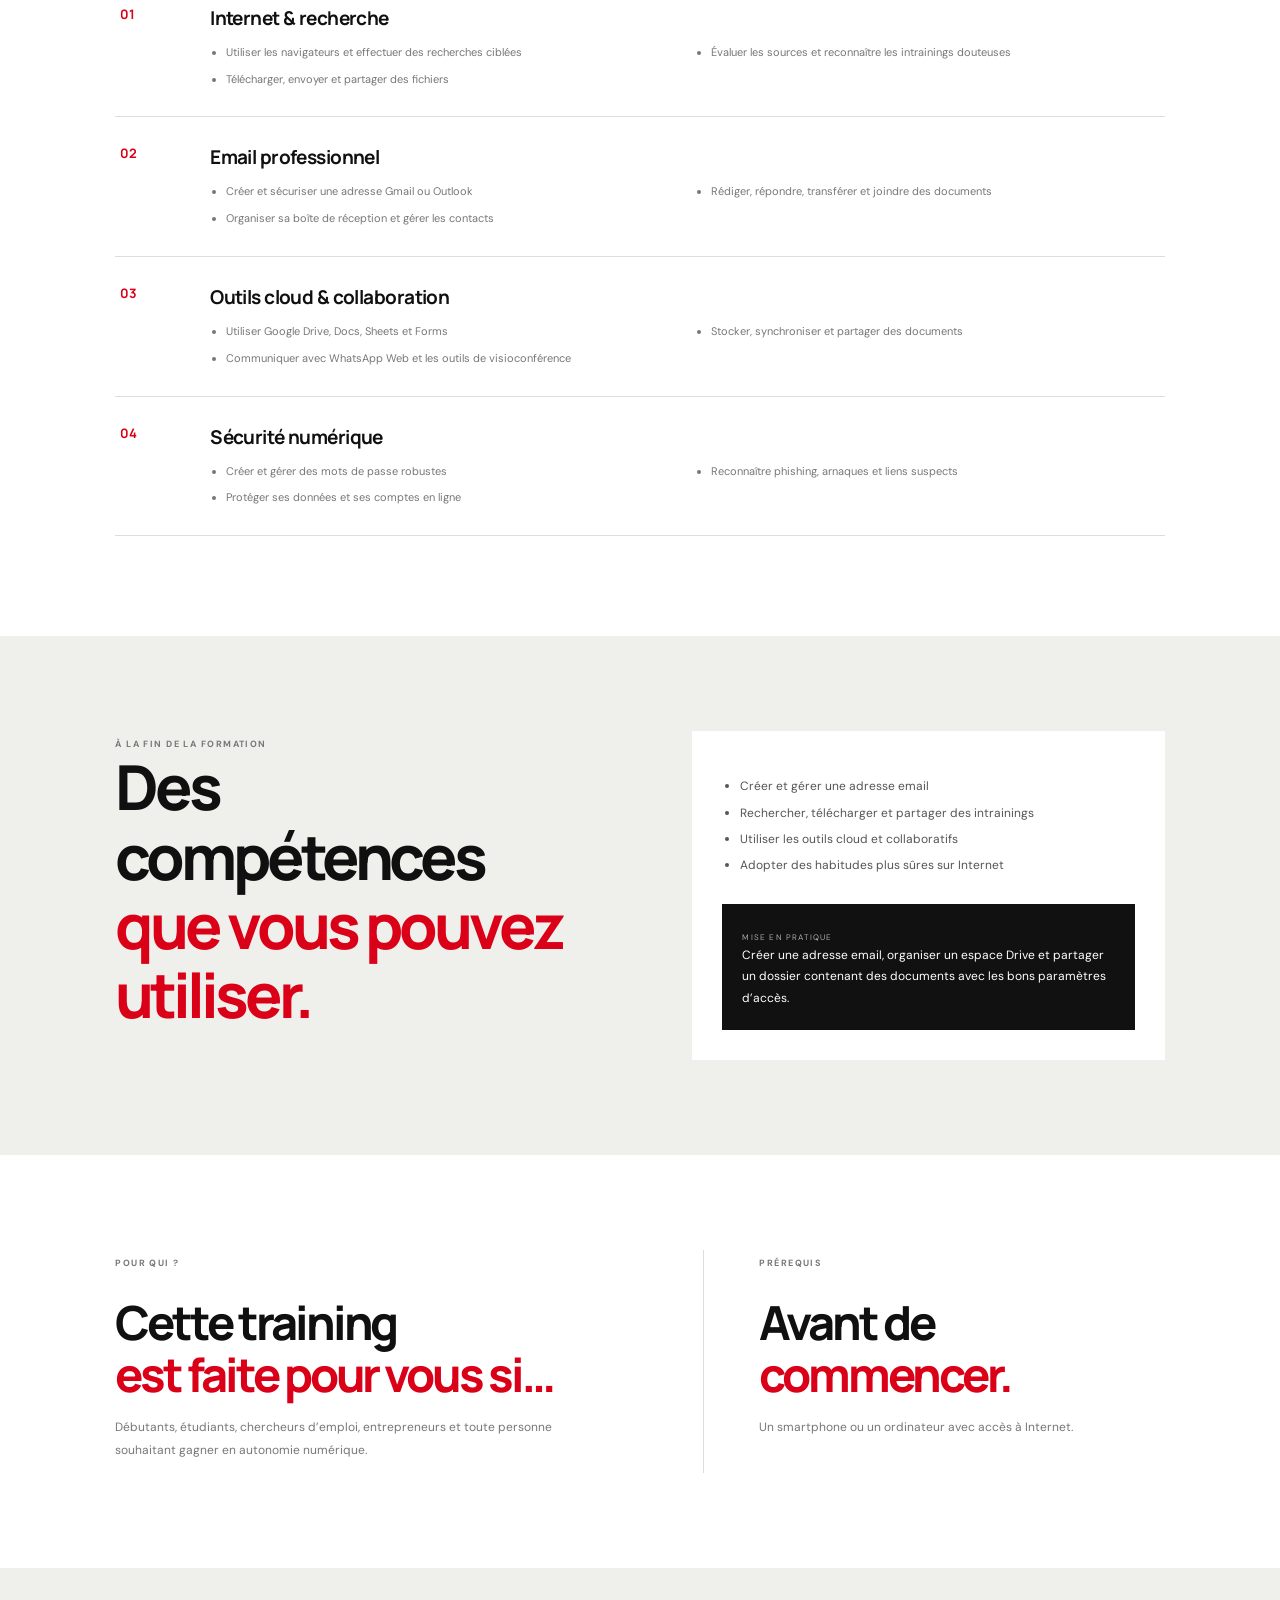
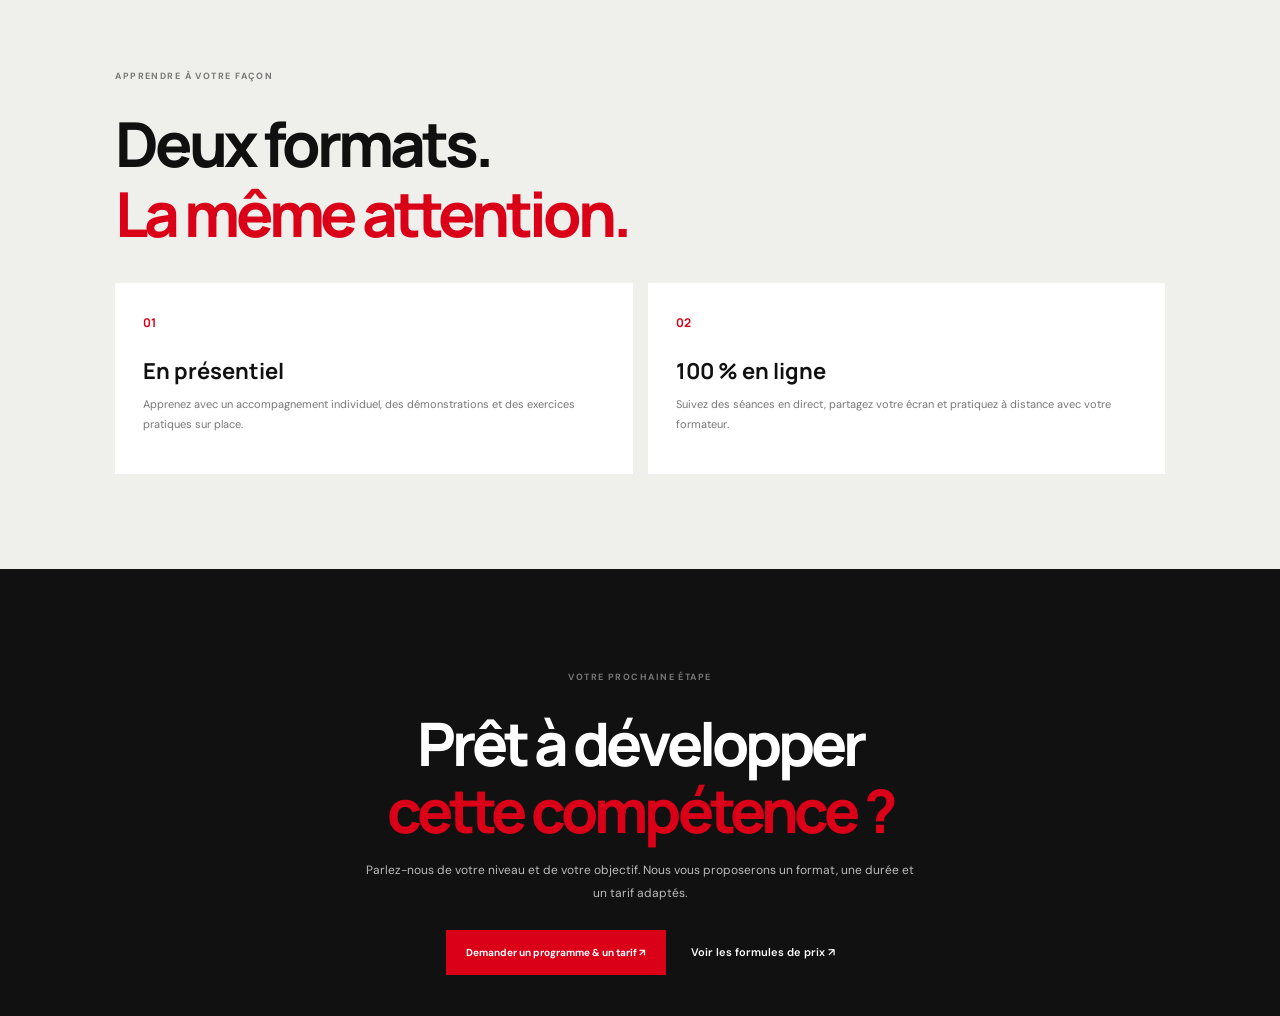
<file: formation-numerique-ia.html>
<!doctype html>
<html lang="fr">

<head>
    <meta charset="utf-8">
    <meta http-equiv="refresh" content="0;url=formation-numerique.html">
    <link rel="canonical" href="formation-numerique.html">
    <title>Internet & outils numériques — MESSWAYS</title>
    <link rel="icon" type="image/svg+xml" href="favfav.png">
</head>

<body>
    <p>Cette formation a été séparée. <a href="formation-numerique.html">Accéder à Internet & outils numériques</a>.</p>
</body>

</html>
</file>
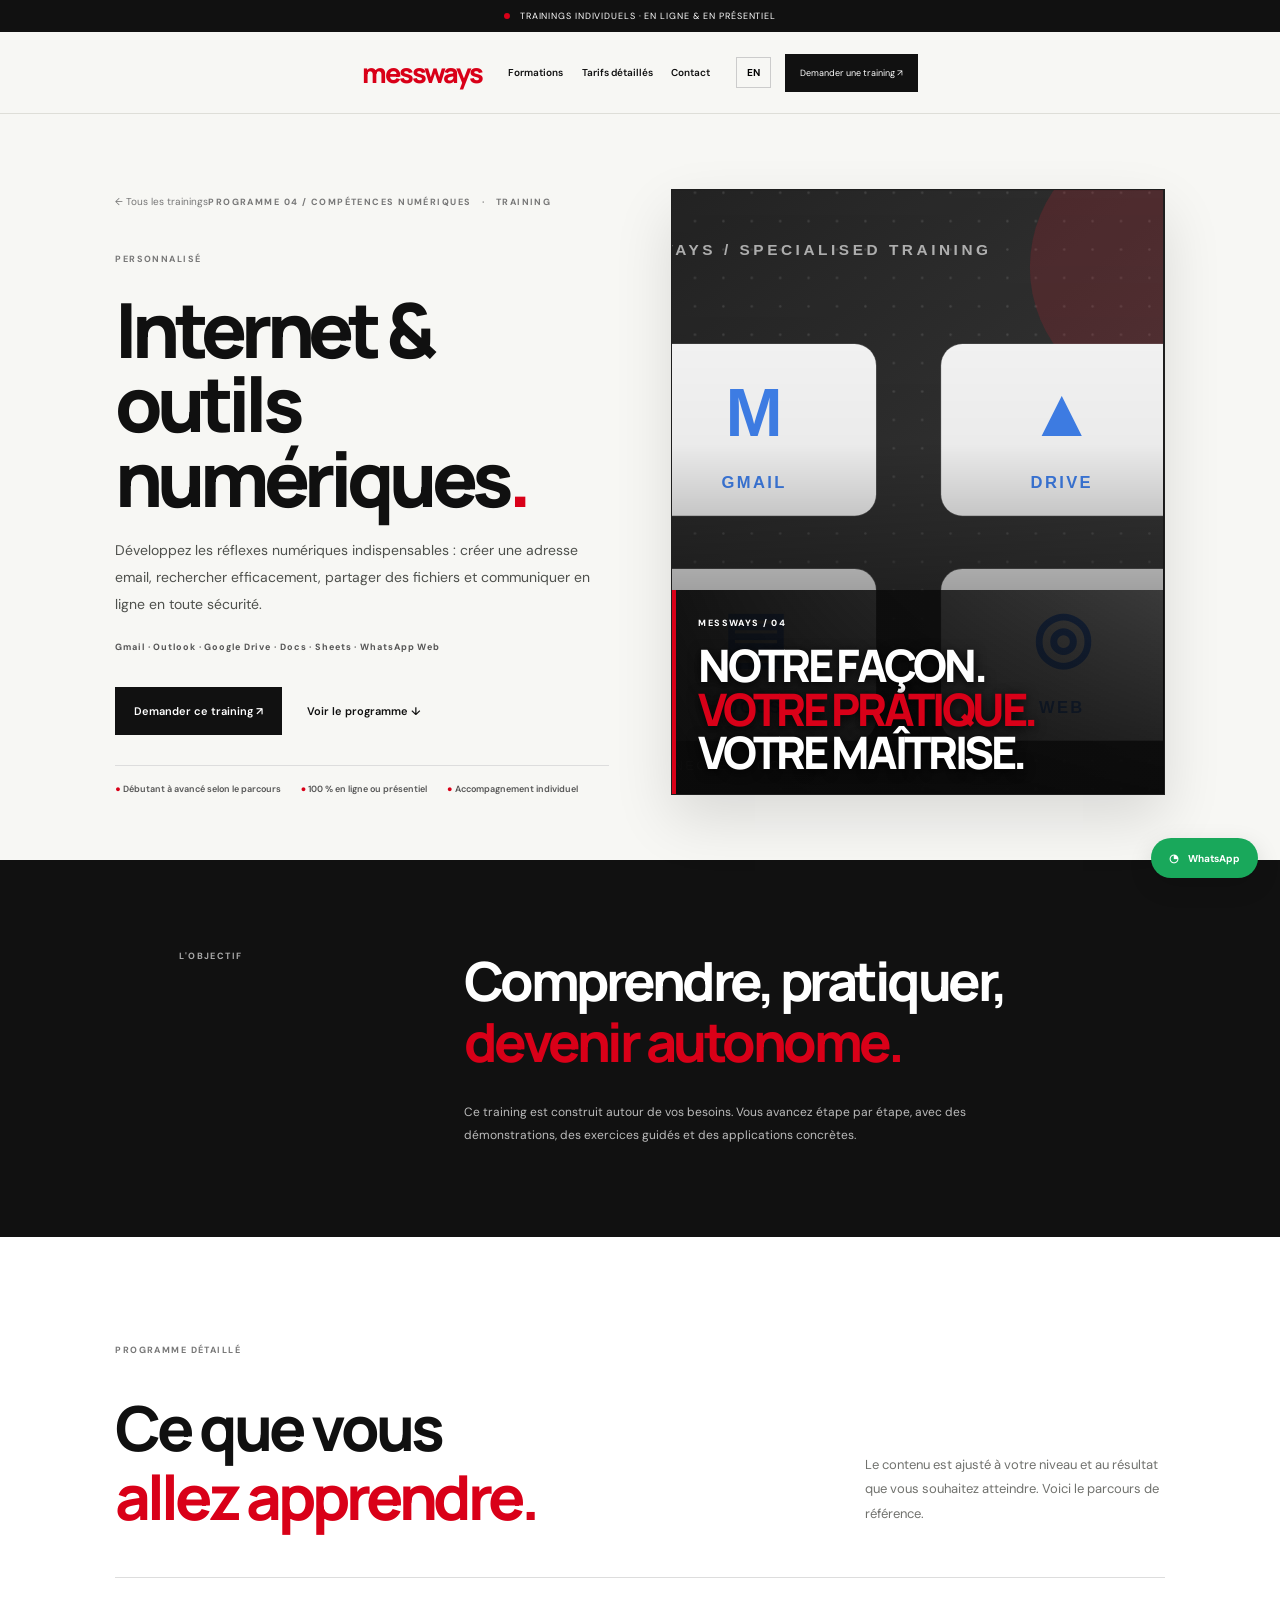
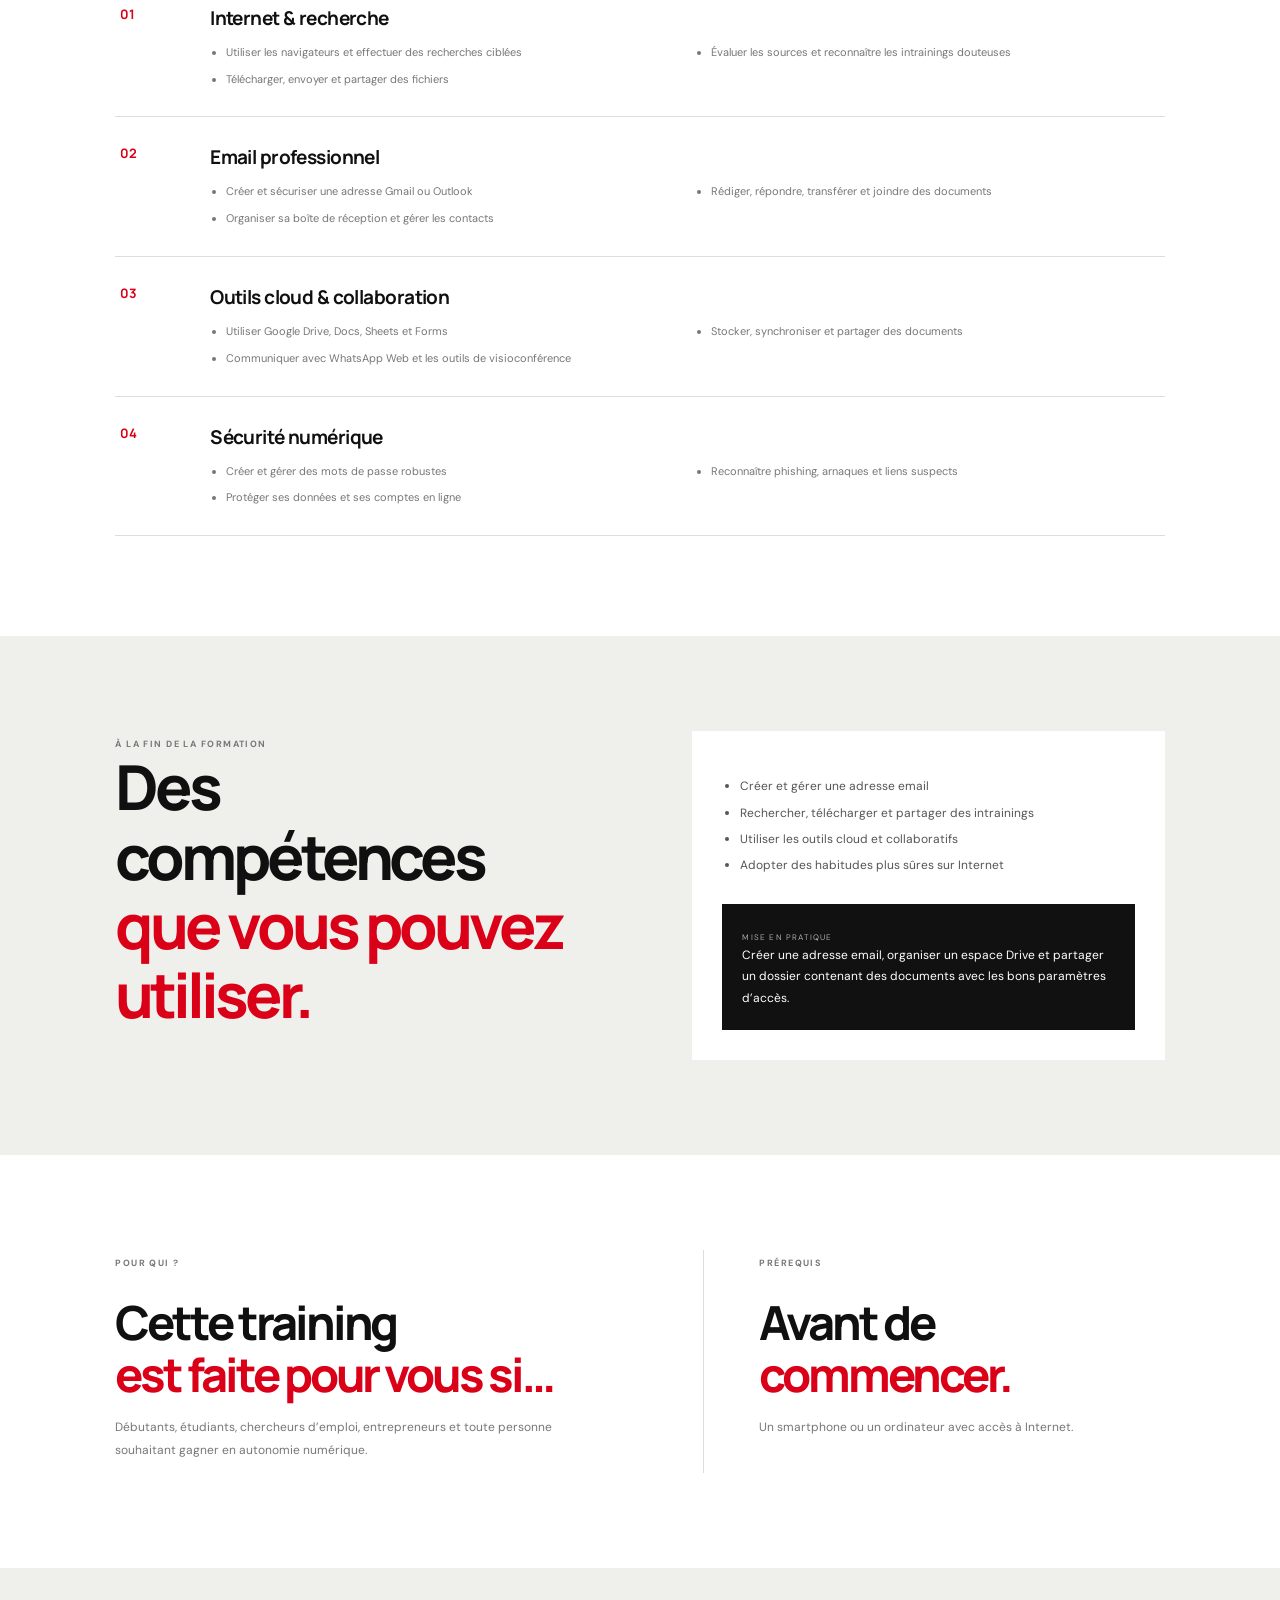
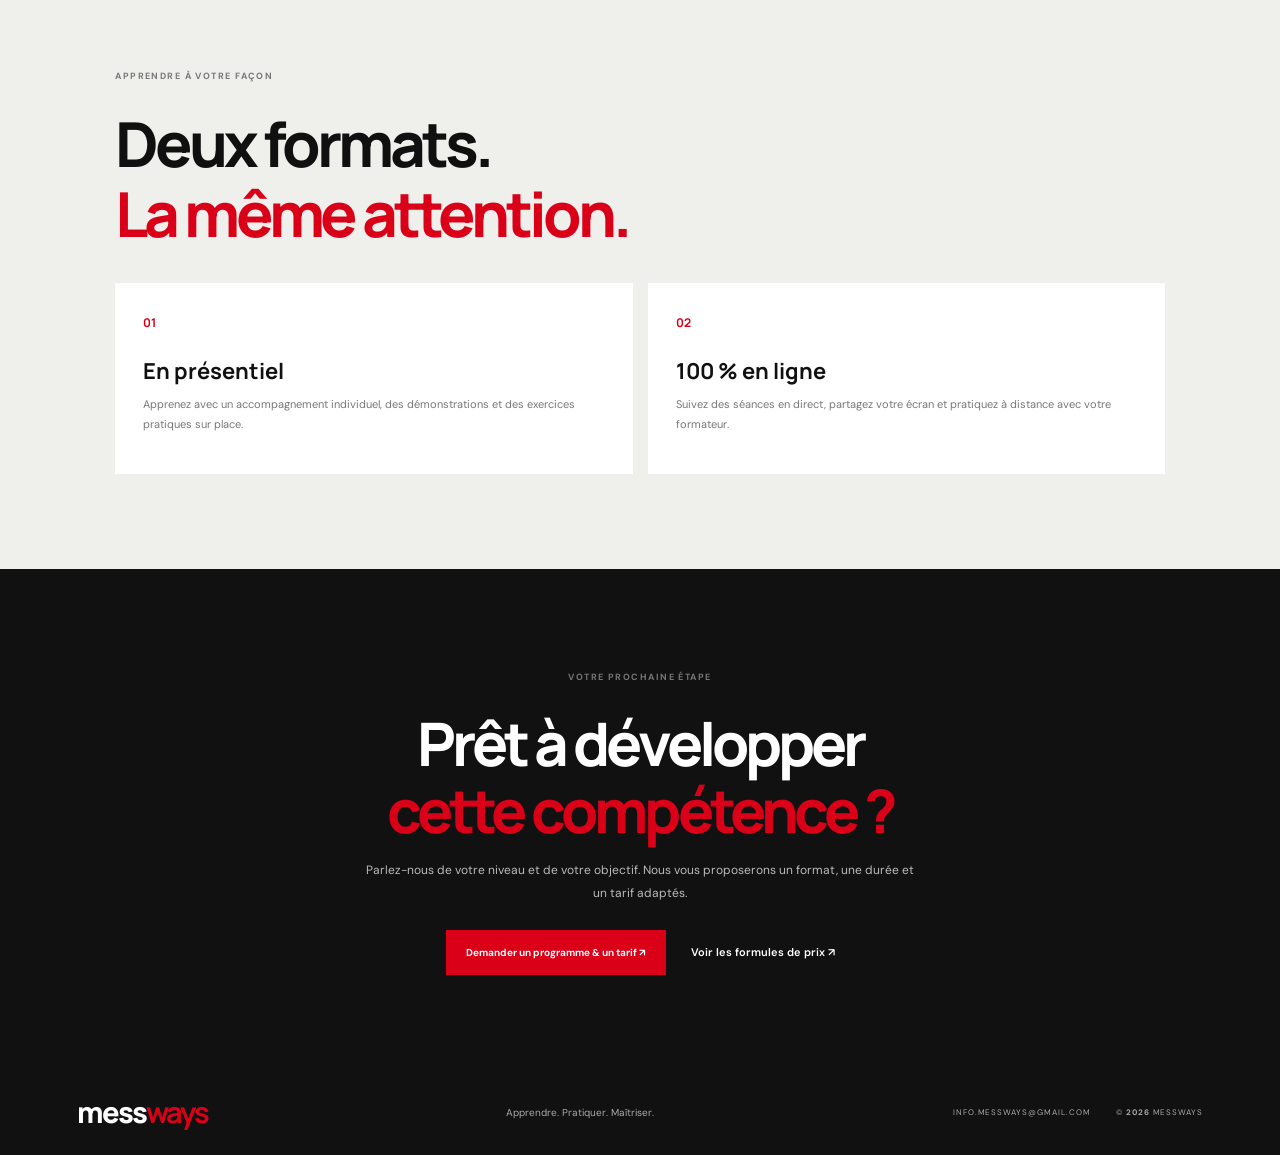
<file: formation-numerique.html>
<!doctype html>
<html lang="fr">

<head>
    <meta charset="utf-8">
    <meta name="viewport" content="width=device-width,initial-scale=1">
    <meta name="theme-color" content="#111111">
    <meta name="description"
        content="Formation individuelle MESSWAYS : Internet & outils numériques, en ligne ou en présentiel.">
    <title>Internet & outils numériques — MESSWAYS</title>
    <link rel="preconnect" href="https://fonts.googleapis.com">
    <link
        href="https://fonts.googleapis.com/css2?family=DM+Sans:wght@400;500;600;700&family=Manrope:wght@400;500;600;700;800&display=swap"
        rel="stylesheet">
    <link rel="icon" type="image/svg+xml" href="favfav.png">
    <link rel="stylesheet" href="styles.css">
</head>

<body class="course-page">
    <div class="topline"><i></i><span>TRAININGS INDIVIDUELS · EN LIGNE & EN PRÉSENTIEL</span></div>
    <header class="site-header"><button class="hamb" aria-label="Ouvrir le menu" aria-expanded="false">☰</button><a
            class="logo" href="index.html" aria-label="MESSWAYS"><span
                class="wordmark"><b>messways</b></span></a>
        <nav aria-label="Navigation principale"><a href="index.html#trainings">Formations</a><a
                href="tarifs.html">Tarifs détaillés</a><a href="index.html#contact">Contact</a></nav>
        <div class="nav-right"><button id="language" type="button" aria-label="Switch to English">EN</button><a
                class="navbutton" href="index.html#contact">Demander une training ↗</a></div>
    </header>
    <main>
        <section class="course-hero photo-hero">
            <div class="course-hero-copy"><a class="backlink" href="index.html#trainings">← Tous les trainings</a><small
                    class="eyebrow">PROGRAMME 04 / COMPÉTENCES NUMÉRIQUES　·　TRAINING PERSONNALISÉ</small>
                <h1>Internet & outils numériques</h1>
                <p>Développez les réflexes numériques indispensables : créer une adresse email, rechercher efficacement,
                    partager des fichiers et communiquer en ligne en toute sécurité.</p>
                <div class="tagline">Gmail · Outlook · Google Drive · Docs · Sheets · WhatsApp Web</div>
                <div class="actions"><a class="blackbtn" href="index.html#contact"
                        data-course="Internet & outils numériques">Demander ce training ↗</a><a class="plainlink"
                        href="#programme">Voir le programme ↓</a></div>
                <div class="course-meta"><span>● Débutant à avancé selon le parcours</span><span>● 100 % en ligne ou
                        présentiel</span><span>● Accompagnement individuel</span></div>
            </div>
            <div class="course-photo"><img src="assets/training-numerique.svg"
                    alt="Illustration des logiciels et outils de la formation" fetchpriority="high" decoding="async">
                <div class="photo-overlay"></div>
                <div class="photo-label"><span>MESSWAYS / 04</span><strong>NOTRE FAÇON.<br><em>VOTRE
                            PRATIQUE.</em><br>VOTRE MAÎTRISE.</strong></div>
            </div>
        </section>
        <section class="course-intro-band"><small class="kicker">L'OBJECTIF</small>
            <h2>Comprendre, pratiquer,<br><em>devenir autonome.</em></h2>
            <p>Ce training est construit autour de vos besoins. Vous avancez étape par étape, avec des démonstrations,
                des exercices guidés et des applications concrètes.</p>
        </section>
        <section class="curriculum" id="programme">
            <div class="heading">
                <div><small class="kicker">PROGRAMME DÉTAILLÉ</small>
                    <h2>Ce que vous<br><em>allez apprendre.</em></h2>
                </div>
                <p>Le contenu est ajusté à votre niveau et au résultat que vous souhaitez atteindre. Voici le parcours
                    de référence.</p>
            </div>
            <div class="curriculum-list">
                <article class="curriculum-module">
                    <div class="module-number">01</div>
                    <div>
                        <h3>Internet & recherche</h3>
                        <ul>
                            <li>Utiliser les navigateurs et effectuer des recherches ciblées</li>
                            <li>Évaluer les sources et reconnaître les intrainings douteuses</li>
                            <li>Télécharger, envoyer et partager des fichiers</li>
                        </ul>
                    </div>
                </article>
                <article class="curriculum-module">
                    <div class="module-number">02</div>
                    <div>
                        <h3>Email professionnel</h3>
                        <ul>
                            <li>Créer et sécuriser une adresse Gmail ou Outlook</li>
                            <li>Rédiger, répondre, transférer et joindre des documents</li>
                            <li>Organiser sa boîte de réception et gérer les contacts</li>
                        </ul>
                    </div>
                </article>
                <article class="curriculum-module">
                    <div class="module-number">03</div>
                    <div>
                        <h3>Outils cloud & collaboration</h3>
                        <ul>
                            <li>Utiliser Google Drive, Docs, Sheets et Forms</li>
                            <li>Stocker, synchroniser et partager des documents</li>
                            <li>Communiquer avec WhatsApp Web et les outils de visioconférence</li>
                        </ul>
                    </div>
                </article>
                <article class="curriculum-module">
                    <div class="module-number">04</div>
                    <div>
                        <h3>Sécurité numérique</h3>
                        <ul>
                            <li>Créer et gérer des mots de passe robustes</li>
                            <li>Reconnaître phishing, arnaques et liens suspects</li>
                            <li>Protéger ses données et ses comptes en ligne</li>
                        </ul>
                    </div>
                </article>
            </div>
        </section>
        <section class="outcomes-section">
            <div><small class="kicker">À LA FIN DE LA FORMATION</small>
                <h2>Des compétences<br><em>que vous pouvez utiliser.</em></h2>
            </div>
            <div class="outcomes-box">
                <ul>
                    <li>Créer et gérer une adresse email</li>
                    <li>Rechercher, télécharger et partager des intrainings</li>
                    <li>Utiliser les outils cloud et collaboratifs</li>
                    <li>Adopter des habitudes plus sûres sur Internet</li>
                </ul>
                <div class="project-result"><small>MISE EN PRATIQUE</small>
                    <p>Créer une adresse email, organiser un espace Drive et partager un dossier contenant des documents
                        avec les bons paramètres d’accès.</p>
                </div>
            </div>
        </section>
        <section class="audience-section">
            <article><small class="kicker">POUR QUI ?</small>
                <h2>Cette training<br><em>est faite pour vous si…</em></h2>
                <p>Débutants, étudiants, chercheurs d’emploi, entrepreneurs et toute personne souhaitant gagner en
                    autonomie numérique.</p>
            </article>
            <article><small class="kicker">PRÉREQUIS</small>
                <h2>Avant de<br><em>commencer.</em></h2>
                <p>Un smartphone ou un ordinateur avec accès à Internet.</p>
            </article>
        </section>
        <section class="format-section"><small class="kicker">APPRENDRE À VOTRE FAÇON</small>
            <h2>Deux formats.<br><em>La même attention.</em></h2>
            <div class="format-cards">
                <article><span>01</span>
                    <h3>En présentiel</h3>
                    <p>Apprenez avec un accompagnement individuel, des démonstrations et des exercices pratiques sur
                        place.</p>
                </article>
                <article><span>02</span>
                    <h3>100 % en ligne</h3>
                    <p>Suivez des séances en direct, partagez votre écran et pratiquez à distance avec votre formateur.
                    </p>
                </article>
            </div>
        </section>
        <section class="course-cta"><small class="kicker">VOTRE PROCHAINE ÉTAPE</small>
            <h2>Prêt à développer<br><em>cette compétence ?</em></h2>
            <p>Parlez-nous de votre niveau et de votre objectif. Nous vous proposerons un format, une durée et un tarif
                adaptés.</p>
            <div class="actions"><a class="redbtn-link" href="index.html#contact">Demander un programme & un tarif
                    ↗</a><a class="plainlink" href="tarifs.html">Voir les formules de prix ↗</a></div>
        </section>
    </main><a class="whatsapp-float" href="https://wa.me/23054577976?text=Bonjour%20MESSWAYS" target="_blank"
        rel="noopener" aria-label="Contacter MESSWAYS sur WhatsApp">◔<b>WhatsApp</b></a>
    <footer><a class="logo inverse" href="index.html"><span
                class="wordmark"><span>mess</span><b>ways</b></span></a><small>Apprendre. Pratiquer. Maîtriser.</small>
        <div><a href="mailto:info.messways@gmail.com">INFO.MESSWAYS@GMAIL.COM</a><span>© <b class="year"></b>
                MESSWAYS</span></div>
    </footer>
    <script src="config.js"></script>
    <script src="i18n.js"></script>
    <script src="course-page.js"></script>
</body>

</html>
</file>
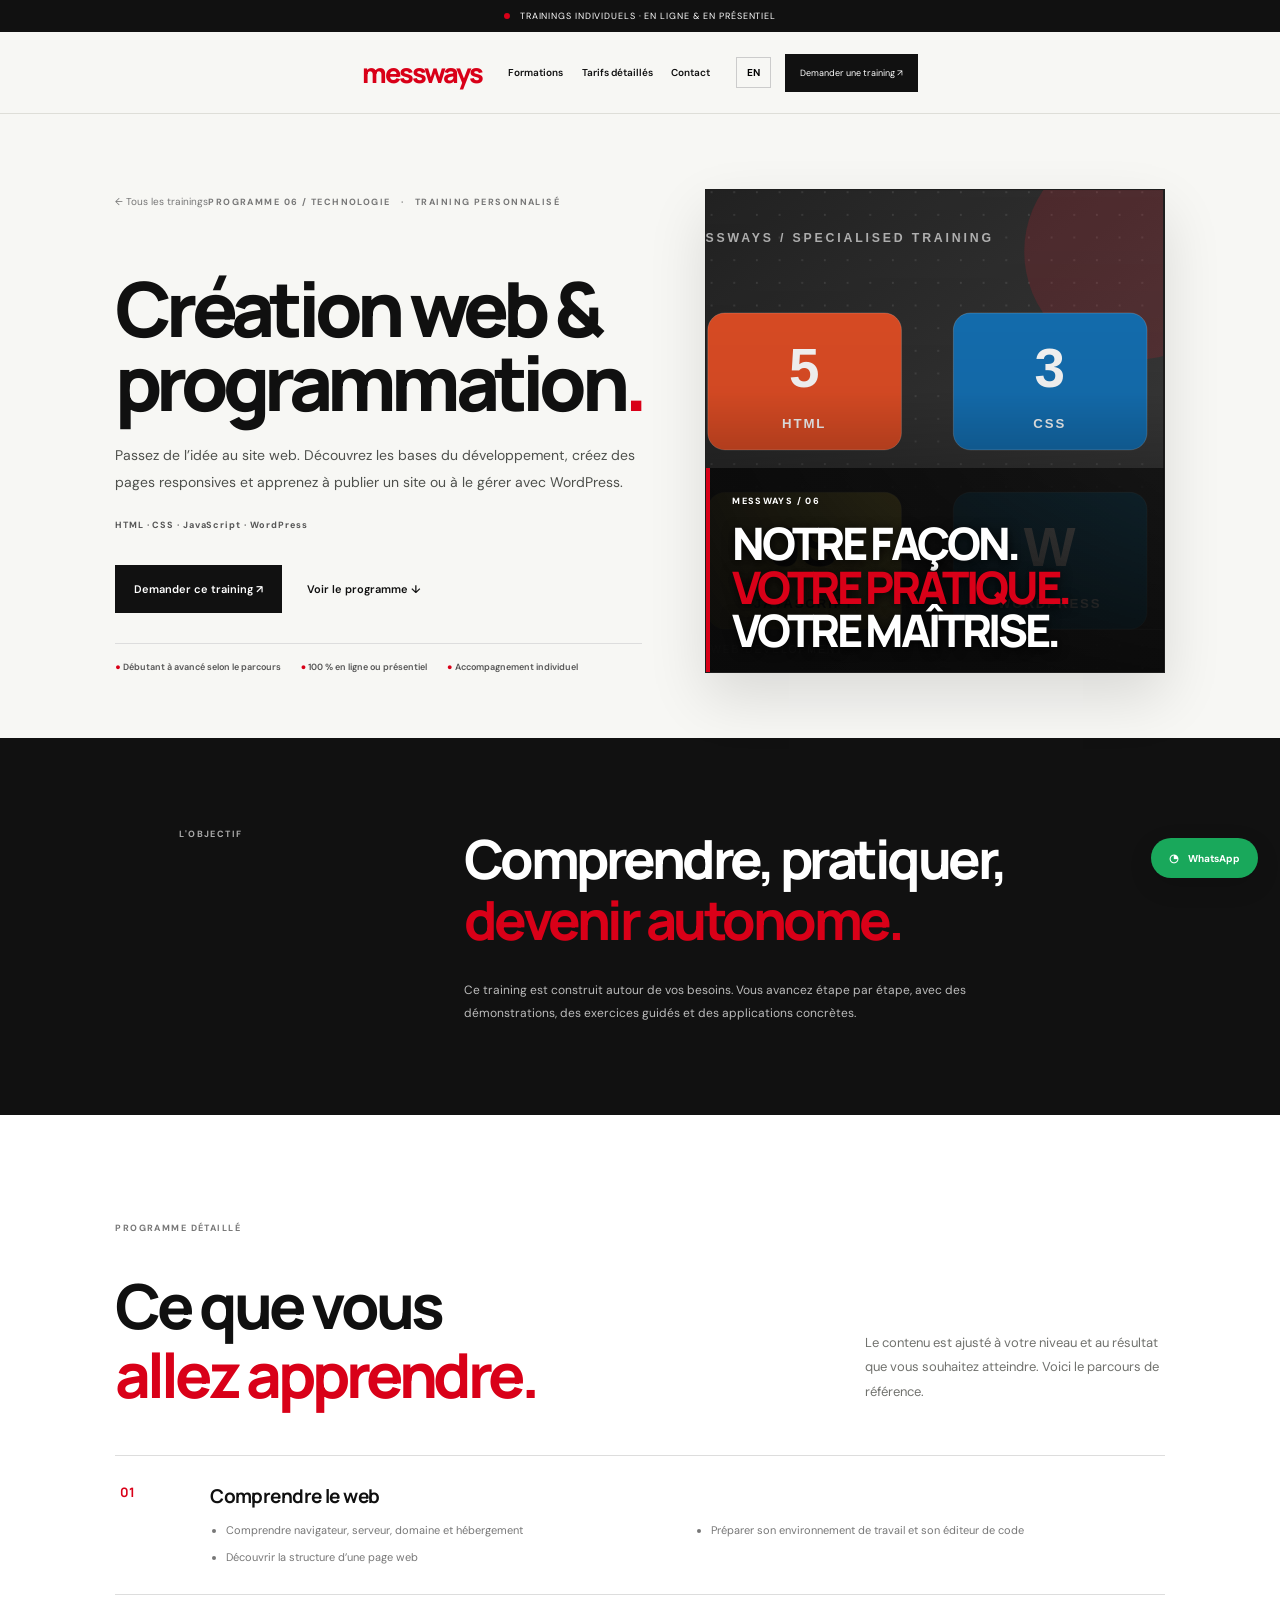
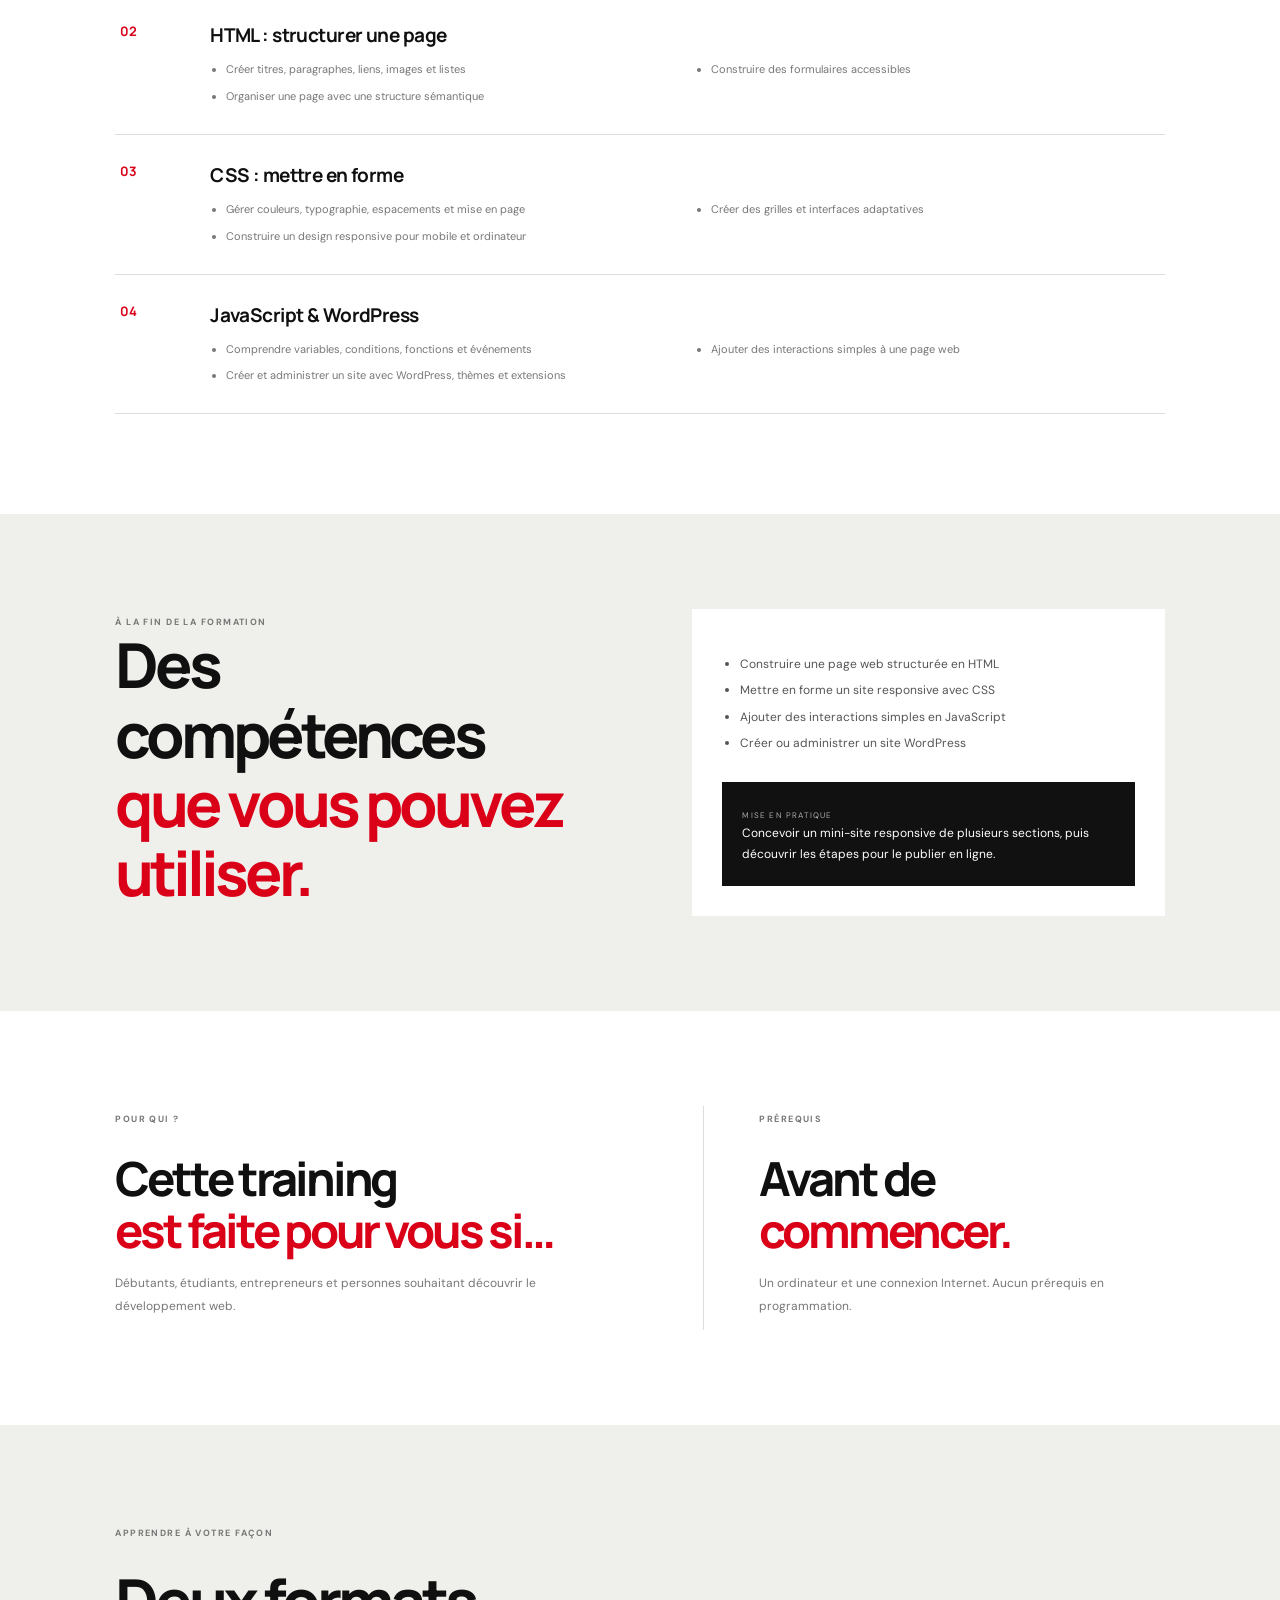
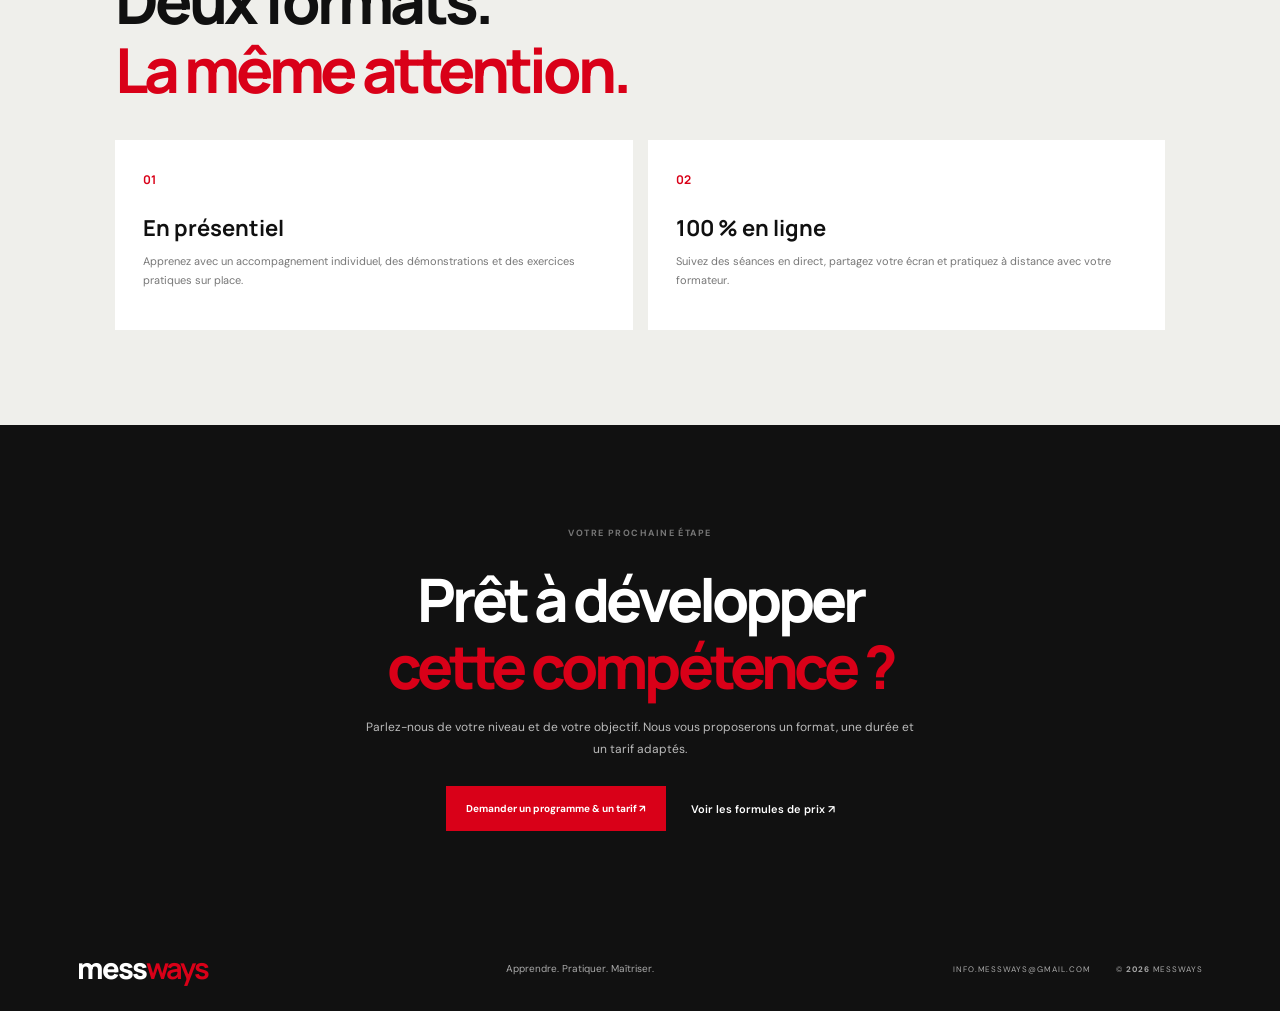
<file: formation-web-programmation.html>
<!doctype html>
<html lang="fr">

<head>
    <meta charset="utf-8">
    <meta name="viewport" content="width=device-width,initial-scale=1">
    <meta name="theme-color" content="#111111">
    <meta name="description"
        content="Formation individuelle MESSWAYS : Création web & programmation, en ligne ou en présentiel.">
    <title>Création web & programmation — MESSWAYS</title>
    <link rel="preconnect" href="https://fonts.googleapis.com">
    <link
        href="https://fonts.googleapis.com/css2?family=DM+Sans:wght@400;500;600;700&family=Manrope:wght@400;500;600;700;800&display=swap"
        rel="stylesheet">
    <link rel="icon" type="image/svg+xml" href="favfav.png">
    <link rel="stylesheet" href="styles.css">
</head>

<body class="course-page">
    <div class="topline"><i></i><span>TRAININGS INDIVIDUELS · EN LIGNE & EN PRÉSENTIEL</span></div>
    <header class="site-header"><button class="hamb" aria-label="Ouvrir le menu" aria-expanded="false">☰</button><a
            class="logo" href="index.html" aria-label="MESSWAYS"><span
                class="wordmark"><b>messways</b></span></a>
        <nav aria-label="Navigation principale"><a href="index.html#trainings">Formations</a><a
                href="tarifs.html">Tarifs détaillés</a><a href="index.html#contact">Contact</a></nav>
        <div class="nav-right"><button id="language" type="button" aria-label="Switch to English">EN</button><a
                class="navbutton" href="index.html#contact">Demander une training ↗</a></div>
    </header>
    <main>
        <section class="course-hero photo-hero">
            <div class="course-hero-copy"><a class="backlink" href="index.html#trainings">← Tous les trainings</a><small
                    class="eyebrow">PROGRAMME 06 / TECHNOLOGIE　·　TRAINING PERSONNALISÉ</small>
                <h1>Création web & programmation</h1>
                <p>Passez de l’idée au site web. Découvrez les bases du développement, créez des pages responsives et
                    apprenez à publier un site ou à le gérer avec WordPress.</p>
                <div class="tagline">HTML · CSS · JavaScript · WordPress</div>
                <div class="actions"><a class="blackbtn" href="index.html#contact"
                        data-course="Création web & programmation">Demander ce training ↗</a><a class="plainlink"
                        href="#programme">Voir le programme ↓</a></div>
                <div class="course-meta"><span>● Débutant à avancé selon le parcours</span><span>● 100 % en ligne ou
                        présentiel</span><span>● Accompagnement individuel</span></div>
            </div>
            <div class="course-photo"><img src="assets/training-web.svg"
                    alt="Illustration des logiciels et outils de la formation" fetchpriority="high" decoding="async">
                <div class="photo-overlay"></div>
                <div class="photo-label"><span>MESSWAYS / 06</span><strong>NOTRE FAÇON.<br><em>VOTRE
                            PRATIQUE.</em><br>VOTRE MAÎTRISE.</strong></div>
            </div>
        </section>
        <section class="course-intro-band"><small class="kicker">L'OBJECTIF</small>
            <h2>Comprendre, pratiquer,<br><em>devenir autonome.</em></h2>
            <p>Ce training est construit autour de vos besoins. Vous avancez étape par étape, avec des démonstrations,
                des exercices guidés et des applications concrètes.</p>
        </section>
        <section class="curriculum" id="programme">
            <div class="heading">
                <div><small class="kicker">PROGRAMME DÉTAILLÉ</small>
                    <h2>Ce que vous<br><em>allez apprendre.</em></h2>
                </div>
                <p>Le contenu est ajusté à votre niveau et au résultat que vous souhaitez atteindre. Voici le parcours
                    de référence.</p>
            </div>
            <div class="curriculum-list">
                <article class="curriculum-module">
                    <div class="module-number">01</div>
                    <div>
                        <h3>Comprendre le web</h3>
                        <ul>
                            <li>Comprendre navigateur, serveur, domaine et hébergement</li>
                            <li>Préparer son environnement de travail et son éditeur de code</li>
                            <li>Découvrir la structure d’une page web</li>
                        </ul>
                    </div>
                </article>
                <article class="curriculum-module">
                    <div class="module-number">02</div>
                    <div>
                        <h3>HTML : structurer une page</h3>
                        <ul>
                            <li>Créer titres, paragraphes, liens, images et listes</li>
                            <li>Construire des formulaires accessibles</li>
                            <li>Organiser une page avec une structure sémantique</li>
                        </ul>
                    </div>
                </article>
                <article class="curriculum-module">
                    <div class="module-number">03</div>
                    <div>
                        <h3>CSS : mettre en forme</h3>
                        <ul>
                            <li>Gérer couleurs, typographie, espacements et mise en page</li>
                            <li>Créer des grilles et interfaces adaptatives</li>
                            <li>Construire un design responsive pour mobile et ordinateur</li>
                        </ul>
                    </div>
                </article>
                <article class="curriculum-module">
                    <div class="module-number">04</div>
                    <div>
                        <h3>JavaScript & WordPress</h3>
                        <ul>
                            <li>Comprendre variables, conditions, fonctions et événements</li>
                            <li>Ajouter des interactions simples à une page web</li>
                            <li>Créer et administrer un site avec WordPress, thèmes et extensions</li>
                        </ul>
                    </div>
                </article>
            </div>
        </section>
        <section class="outcomes-section">
            <div><small class="kicker">À LA FIN DE LA FORMATION</small>
                <h2>Des compétences<br><em>que vous pouvez utiliser.</em></h2>
            </div>
            <div class="outcomes-box">
                <ul>
                    <li>Construire une page web structurée en HTML</li>
                    <li>Mettre en forme un site responsive avec CSS</li>
                    <li>Ajouter des interactions simples en JavaScript</li>
                    <li>Créer ou administrer un site WordPress</li>
                </ul>
                <div class="project-result"><small>MISE EN PRATIQUE</small>
                    <p>Concevoir un mini-site responsive de plusieurs sections, puis découvrir les étapes pour le
                        publier en ligne.</p>
                </div>
            </div>
        </section>
        <section class="audience-section">
            <article><small class="kicker">POUR QUI ?</small>
                <h2>Cette training<br><em>est faite pour vous si…</em></h2>
                <p>Débutants, étudiants, entrepreneurs et personnes souhaitant découvrir le développement web.</p>
            </article>
            <article><small class="kicker">PRÉREQUIS</small>
                <h2>Avant de<br><em>commencer.</em></h2>
                <p>Un ordinateur et une connexion Internet. Aucun prérequis en programmation.</p>
            </article>
        </section>
        <section class="format-section"><small class="kicker">APPRENDRE À VOTRE FAÇON</small>
            <h2>Deux formats.<br><em>La même attention.</em></h2>
            <div class="format-cards">
                <article><span>01</span>
                    <h3>En présentiel</h3>
                    <p>Apprenez avec un accompagnement individuel, des démonstrations et des exercices pratiques sur
                        place.</p>
                </article>
                <article><span>02</span>
                    <h3>100 % en ligne</h3>
                    <p>Suivez des séances en direct, partagez votre écran et pratiquez à distance avec votre formateur.
                    </p>
                </article>
            </div>
        </section>
        <section class="course-cta"><small class="kicker">VOTRE PROCHAINE ÉTAPE</small>
            <h2>Prêt à développer<br><em>cette compétence ?</em></h2>
            <p>Parlez-nous de votre niveau et de votre objectif. Nous vous proposerons un format, une durée et un tarif
                adaptés.</p>
            <div class="actions"><a class="redbtn-link" href="index.html#contact">Demander un programme & un tarif
                    ↗</a><a class="plainlink" href="tarifs.html">Voir les formules de prix ↗</a></div>
        </section>
    </main><a class="whatsapp-float" href="https://wa.me/23054577976?text=Bonjour%20MESSWAYS" target="_blank"
        rel="noopener" aria-label="Contacter MESSWAYS sur WhatsApp">◔<b>WhatsApp</b></a>
    <footer><a class="logo inverse" href="index.html"><span
                class="wordmark"><span>mess</span><b>ways</b></span></a><small>Apprendre. Pratiquer. Maîtriser.</small>
        <div><a href="mailto:info.messways@gmail.com">INFO.MESSWAYS@GMAIL.COM</a><span>© <b class="year"></b>
                MESSWAYS</span></div>
    </footer>
    <script src="config.js"></script>
    <script src="i18n.js"></script>
    <script src="course-page.js"></script>
</body>

</html>
</file>
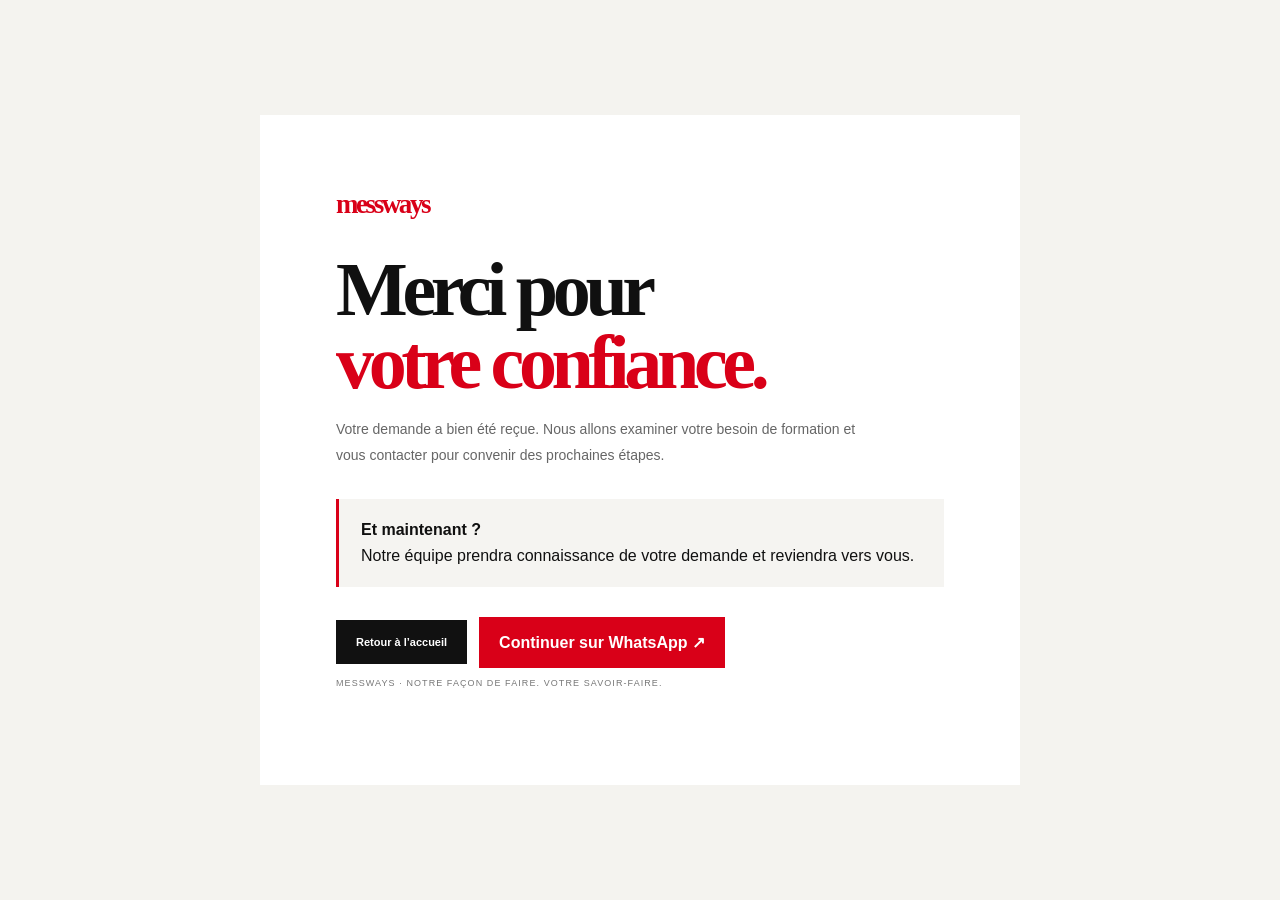
<file: merci.html>
<!doctype html>
<html lang="fr">

<head>
    <meta charset="utf-8">
    <meta name="viewport" content="width=device-width,initial-scale=1">
    <meta name="theme-color" content="#101010">
    <title>Merci — MESSWAYS</title>
    <link rel="icon" type="image/svg+xml" href="favfav.png">
    <link rel="stylesheet" href="styles.css">
    <style>
        body {
            min-height: 100vh;
            background: #f4f3ef;
            display: grid;
            place-items: center
        }

        .thanks {
            width: min(760px, 90vw);
            background: #fff;
            padding: clamp(32px, 7vw, 76px);
            position: relative;
            overflow: hidden
        }

        .thanks:after {
            content: none
        }

        .thanks>* {
            position: relative;
            z-index: 1
        }

        .thanks .wordmark {
            display: inline-flex;
            align-items: center;
            text-decoration: none;
            color: #111;
            font: 800 27px/1 Manrope;
            letter-spacing: -.09em
        }

        .thanks .wordmark b {
            color: #d90018
        }

        .thanks h1 {
            font: 800 clamp(44px, 8vw, 76px)/.95 Manrope;
            letter-spacing: -.07em;
            margin: 35px 0 18px
        }

        .thanks h1 em {
            color: #d90018;
            font-style: normal
        }

        .thanks p {
            max-width: 540px;
            color: #666;
            line-height: 1.9;
            font-size: 14px
        }

        .thanks .next {
            margin: 30px 0;
            padding: 22px;
            background: #f5f4f1;
            border-left: 3px solid #d90018
        }

        .thanks .next strong {
            display: block;
            margin-bottom: 8px
        }

        .thanks .actions {
            display: flex;
            gap: 12px;
            flex-wrap: wrap;
            margin-top: 30px
        }

        .thanks .blackbtn {
            background: #111;
            color: #fff;
            padding: 16px 20px
        }

        .thanks .whatsappbtn {
            background: #d90018;
            color: #fff;
            padding: 16px 20px;
            text-decoration: none;
            font-weight: 700;
            display: inline-flex;
            align-items: center;
            gap: 9px
        }

        .thanks small {
            color: #777;
            letter-spacing: .12em;
            font-size: 9px
        }
    </style>
</head>

<body>
    <main class="thanks"><a class="wordmark" href="index.html" aria-label="MESSWAYS"><b>messways</b></a>
        <h1 id="title">Merci pour<br><em>votre confiance.</em></h1>
        <p id="copy">Votre demande a bien été reçue. Nous allons examiner votre besoin de formation et vous contacter
            pour convenir des prochaines étapes.</p>
        <div class="next"><strong id="nextTitle">Et maintenant ?</strong><span id="nextCopy">Notre équipe prendra
                connaissance de votre demande et reviendra vers vous.</span></div>
        <div class="actions"><a class="blackbtn" href="index.html">Retour à l’accueil</a><a class="whatsappbtn"
                id="thanksWhatsapp" href="https://wa.me/23054577976" target="_blank" rel="noopener">Continuer sur
                WhatsApp ↗</a></div>
        <p><small>MESSWAYS · NOTRE FAÇON DE FAIRE. VOTRE SAVOIR-FAIRE.</small></p>
    </main>
    <script>const p = new URLSearchParams(location.search), en = p.get('lang') === 'en'; const wa = document.getElementById('thanksWhatsapp'); if (wa) { const n = '23054577976'; const name = p.get('name') || ''; const course = p.get('course') || ''; const cc = p.get('countryCode') || ''; const phone = p.get('phone') || ''; const msg = en ? `Hello MESSWAYS, I have submitted an enquiry${name ? ' under the name ' + name : ''}${course ? ' about ' + course : ''}. My WhatsApp number is ${cc} ${phone}. I would like to continue our conversation.` : `Bonjour MESSWAYS, je viens d’envoyer une demande${name ? ' au nom de ' + name : ''}${course ? ' concernant ' + course : ''}. Mon numéro WhatsApp est ${cc} ${phone}. Je souhaite poursuivre notre échange.`; wa.href = `https://wa.me/${n}?text=${encodeURIComponent(msg)}`; } document.documentElement.lang = en ? 'en' : 'fr'; if (en) { document.title = 'Thank you — MESSWAYS'; document.getElementById('eyebrow').textContent = 'MESSWAYS · ENQUIRY RECEIVED'; document.getElementById('title').innerHTML = 'Thank you for<br><em>getting in touch.</em>'; document.getElementById('copy').textContent = 'Your enquiry has been received. We will review your training needs and contact you to discuss the next steps.'; document.getElementById('nextTitle').textContent = 'What happens next?'; document.getElementById('nextCopy').textContent = 'Our team will review your enquiry and get back to you.'; document.querySelector('.blackbtn').textContent = 'Back to homepage'; document.getElementById('thanksWhatsapp').textContent = 'Continue on WhatsApp ↗'; document.querySelector('.thanks>p small').textContent = 'MESSWAYS · OUR WAY OF DOING IT. YOUR WAY OF GROWING.'; }</script>
</body>

</html>
</file>
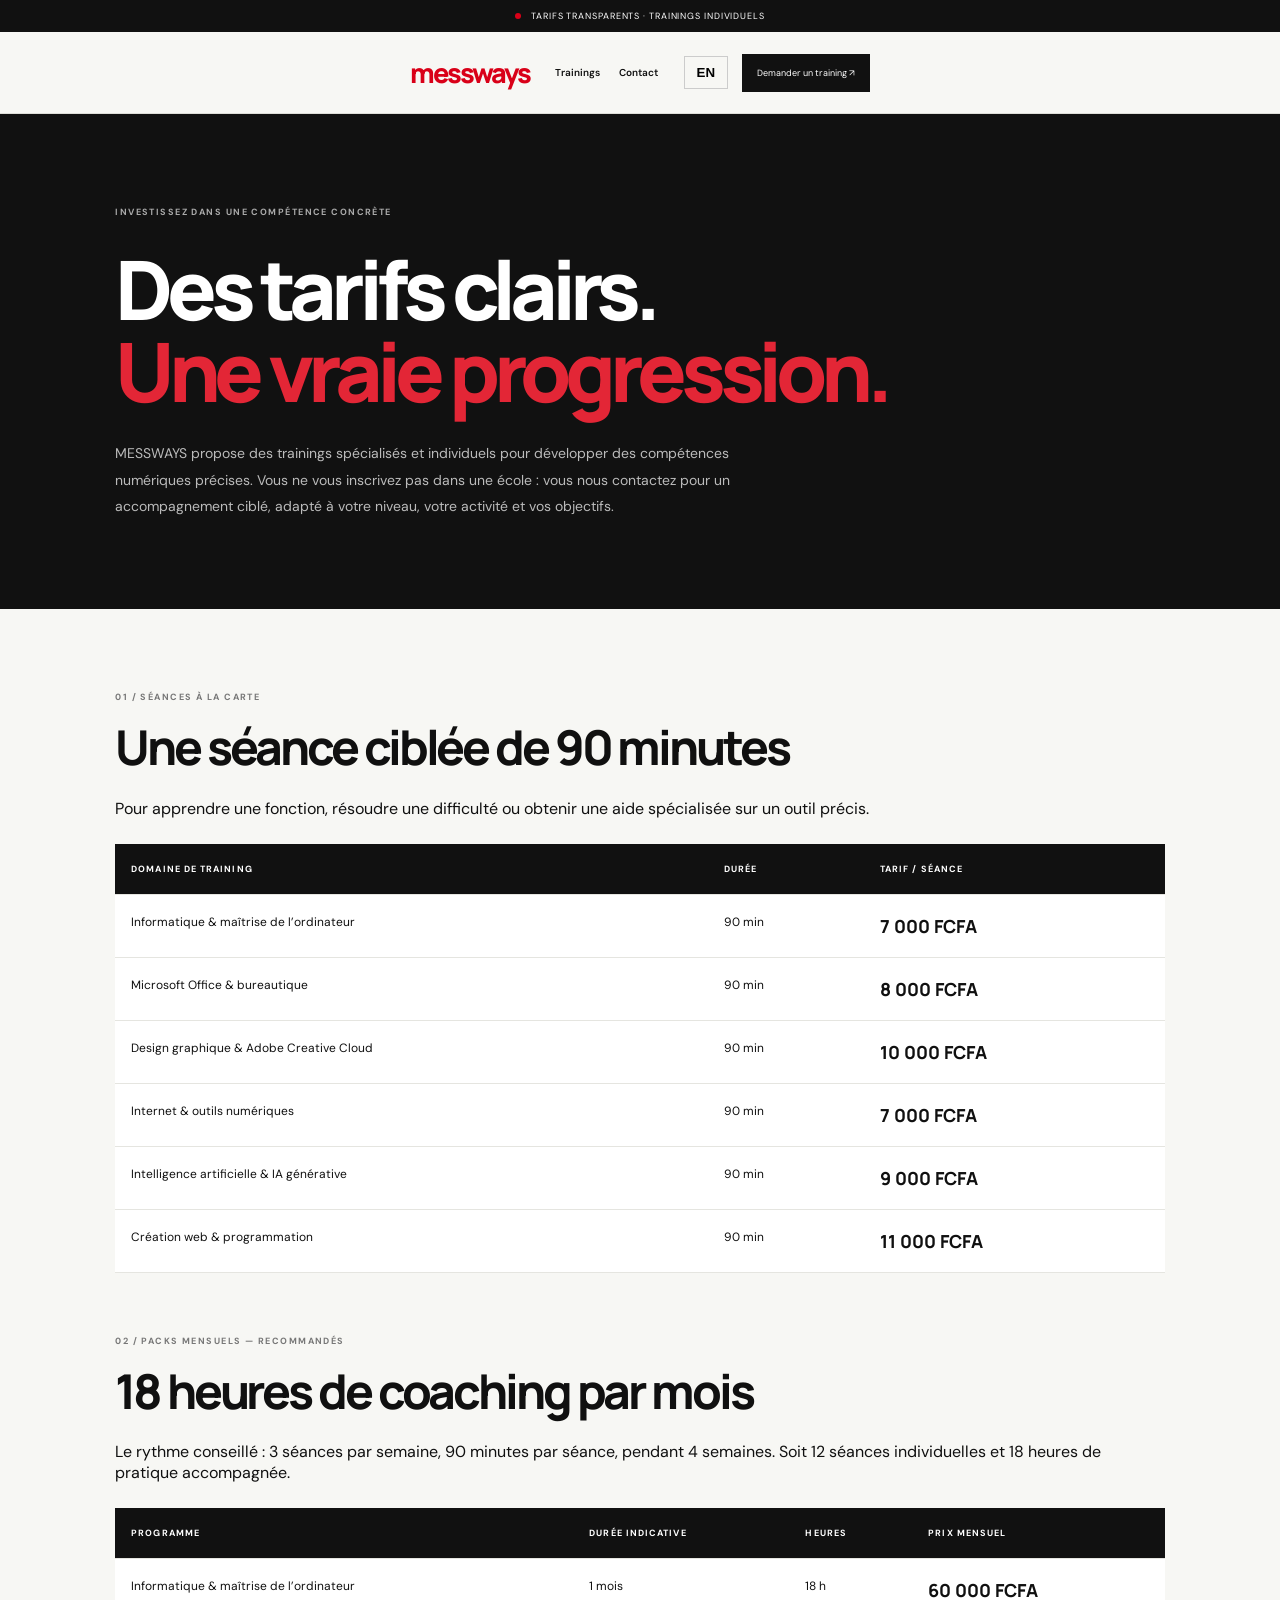
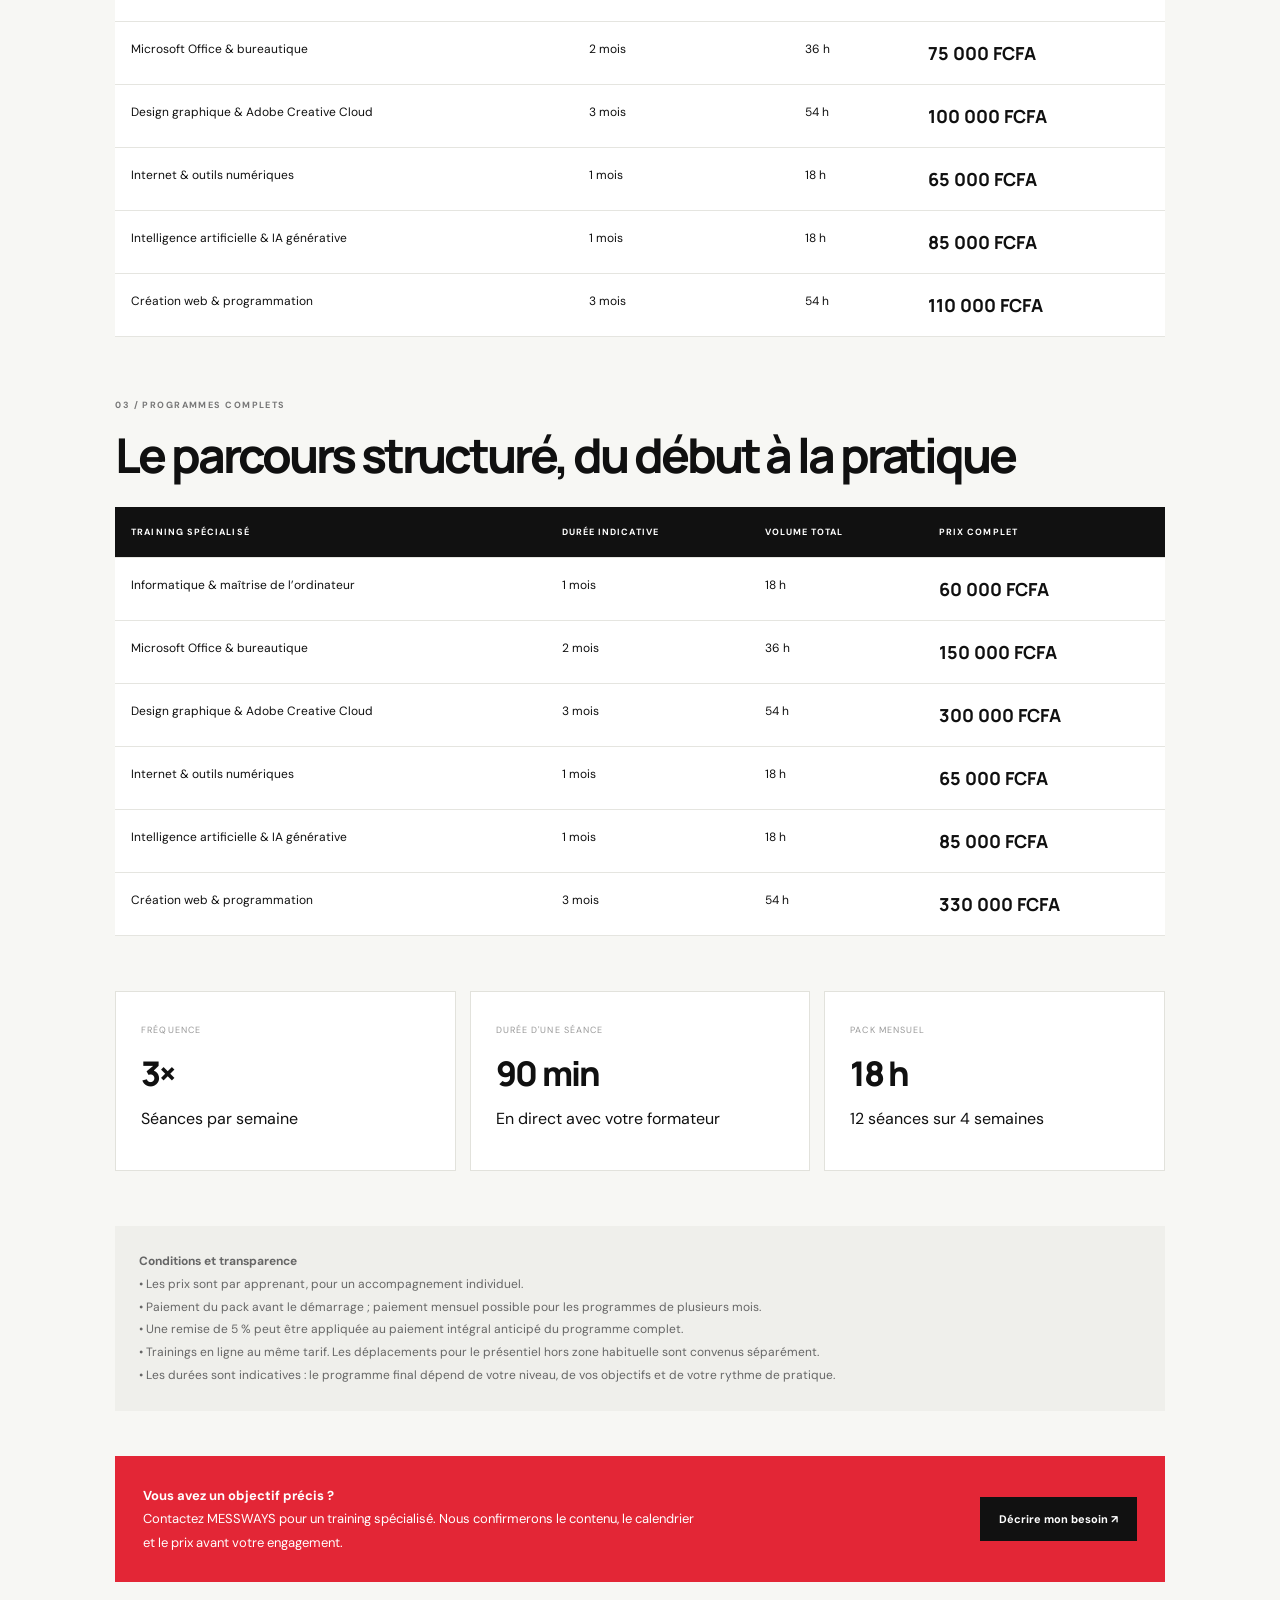
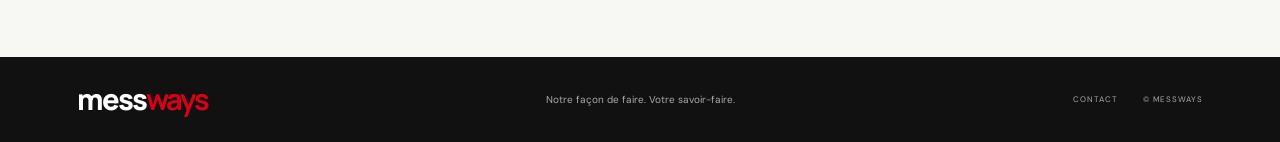
<file: tarifs.html>
<!doctype html>
<html lang="fr">

<head>
    <meta charset="utf-8">
    <meta name="viewport" content="width=device-width,initial-scale=1">
    <meta name="theme-color" content="#111111">
    <meta name="description"
        content="Grille tarifaire MESSWAYS : trainings numériques individuels, séances de 90 minutes et packs mensuels.">
    <title>Tarifs des trainings spécialisés — MESSWAYS</title>
    <link rel="icon" type="image/svg+xml" href="favfav.png">
    <link rel="preconnect" href="https://fonts.googleapis.com">
    <link
        href="https://fonts.googleapis.com/css2?family=DM+Sans:wght@400;500;600;700&family=Manrope:wght@400;500;600;700;800&display=swap"
        rel="stylesheet">
    <link rel="stylesheet" href="styles.css">
    <style>
        .price-hero {
            background: #111;
            color: #fff;
            padding: 85px 9% 75px
        }

        .price-hero .kicker {
            color: #aaa
        }

        .price-hero h1 {
            font: 800 clamp(48px, 7vw, 82px)/1 var(--display);
            letter-spacing: -.075em;
            margin: 28px 0
        }

        .price-hero h1 em {
            color: #e32636;
            font-style: normal
        }

        .price-hero p {
            max-width: 650px;
            color: #bbb;
            font-size: 14px;
            line-height: 1.9
        }

        .price-wrap {
            padding: 75px 9%;
        }

        .price-wrap h2 {
            font-size: clamp(32px, 4vw, 48px);
            margin: 15px 0 24px
        }

        .price-table {
            width: 100%;
            border-collapse: collapse;
            margin: 25px 0 55px;
            background: #fff
        }

        .price-table th,
        .price-table td {
            text-align: left;
            padding: 19px 16px;
            border-bottom: 1px solid #e5e5e0;
            font-size: 12px;
            vertical-align: top
        }

        .price-table th {
            background: #111;
            color: #fff;
            font-size: 9px;
            letter-spacing: .12em;
            text-transform: uppercase
        }

        .price-table td strong {
            font: 750 18px Manrope;
            white-space: nowrap
        }

        .price-table tr:hover td {
            background: #f3f3ef
        }

        .price-note {
            padding: 24px;
            background: #efefeb;
            font-size: 12px;
            line-height: 1.9;
            color: #666
        }

        .schedule {
            display: grid;
            grid-template-columns: repeat(3, 1fr);
            gap: 14px;
            margin: 25px 0 55px
        }

        .schedule article {
            background: #fff;
            padding: 25px;
            border: 1px solid #e2e2dc
        }

        .schedule b {
            display: block;
            font: 800 34px Manrope;
            letter-spacing: -.05em;
            margin: 12px 0
        }

        .schedule small {
            font-size: 9px;
            letter-spacing: .12em;
            color: #999
        }

        .price-cta {
            background: #e32636;
            color: #fff;
            padding: 28px;
            display: flex;
            align-items: center;
            justify-content: space-between;
            gap: 25px;
            margin-top: 45px
        }

        .price-cta p {
            margin: 0;
            font-size: 13px;
            max-width: 560px;
            line-height: 1.8
        }

        .price-cta a {
            background: #111;
            color: #fff;
            padding: 15px 19px;
            font-size: 11px;
            white-space: nowrap;
            font-weight: 700
        }

        .lang-switch {
            border: 1px solid #ccc;
            background: transparent;
            padding: 8px 12px;
            font-weight: 700;
            cursor: pointer
        }

        .en {
            display: none
        }

        body.english .fr {
            display: none
        }

        body.english .en {
            display: block
        }

        body.english .price-table .en {
            display: table-cell
        }

        body.english .price-table .fr {
            display: none
        }

        @media(max-width:700px) {

            .price-hero,
            .price-wrap {
                padding: 60px 7%
            }

            .price-table {
                display: block;
                overflow-x: auto
            }

            .schedule {
                grid-template-columns: 1fr
            }

            .price-cta {
                align-items: flex-start;
                flex-direction: column
            }
        }
    </style>
</head>

<body>
    <div class="topline"><i></i><span class="fr">TARIFS TRANSPARENTS · TRAININGS INDIVIDUELS</span><span
            class="en">CLEAR PRICING · ONE-TO-ONE TRAINING</span></div>
    <header class="site-header"><a class="logo" href="index.html"><span
                class="wordmark"><b>messways</b></span></a>
        <nav><a href="index.html#formations"><span class="fr">Trainings</span><span class="en">Training</span></a><a
                href="index.html#contact">Contact</a></nav>
        <div class="nav-right"><button class="lang-switch" id="lang">EN</button><a class="navbutton"
                href="index.html#contact"><span class="fr">Demander un training ↗</span><span class="en">Enquire about
                    training ↗</span></a></div>
    </header>
    <main>
        <section class="price-hero"><small class="kicker fr">INVESTISSEZ DANS UNE COMPÉTENCE CONCRÈTE</small><small
                class="kicker en">INVEST IN A PRACTICAL SKILL</small>
            <h1 class="fr">Des tarifs clairs.<br><em>Une vraie progression.</em></h1>
            <h1 class="en">Clear pricing.<br><em>Real progress.</em></h1>
            <p class="fr">MESSWAYS propose des trainings spécialisés et individuels pour développer des compétences
                numériques précises. Vous ne vous inscrivez pas dans une école : vous nous contactez pour un
                accompagnement ciblé, adapté à votre niveau, votre activité et vos objectifs.</p>
            <p class="en">MESSWAYS delivers specialised one-to-one digital skills training. This is not school
                enrolment: you contact us for focused coaching shaped around your level, work and goals.</p>
        </section>
        <section class="price-wrap" id="seance"><small class="kicker fr">01 / SÉANCES À LA CARTE</small><small
                class="kicker en">01 / INDIVIDUAL SESSIONS</small>
            <h2 class="fr">Une séance ciblée de 90 minutes</h2>
            <h2 class="en">A focused 90-minute session</h2>
            <p class="fr">Pour apprendre une fonction, résoudre une difficulté ou obtenir une aide spécialisée sur un
                outil précis.</p>
            <p class="en">Learn a specific feature, solve a problem or get specialist help with a particular tool.</p>
            <table class="price-table">
                <thead>
                    <tr>
                        <th><span class="fr">Domaine de training</span><span class="en">Training area</span></th>
                        <th><span class="fr">Durée</span><span class="en">Duration</span></th>
                        <th><span class="fr">Tarif / séance</span><span class="en">Price / session</span></th>
                    </tr>
                </thead>
                <tbody>
                    <tr>
                        <td><span class="fr">Informatique & maîtrise de l’ordinateur</span><span class="en">Computer
                                skills</span></td>
                        <td>90 min</td>
                        <td><strong>7 000 FCFA</strong></td>
                    </tr>
                    <tr>
                        <td>Microsoft Office & bureautique</td>
                        <td>90 min</td>
                        <td><strong>8 000 FCFA</strong></td>
                    </tr>
                    <tr>
                        <td>Design graphique & Adobe Creative Cloud</td>
                        <td>90 min</td>
                        <td><strong>10 000 FCFA</strong></td>
                    </tr>
                    <tr>
                        <td><span class="fr">Internet & outils numériques</span><span class="en">Internet & digital
                                tools</span></td>
                        <td>90 min</td>
                        <td><strong>7 000 FCFA</strong></td>
                    </tr>
                    <tr>
                        <td><span class="fr">Intelligence artificielle & IA générative</span><span class="en">Artificial
                                intelligence & generative AI</span></td>
                        <td>90 min</td>
                        <td><strong>9 000 FCFA</strong></td>
                    </tr>
                    <tr>
                        <td><span class="fr">Création web & programmation</span><span class="en">Web development &
                                programming</span></td>
                        <td>90 min</td>
                        <td><strong>11 000 FCFA</strong></td>
                    </tr>
                </tbody>
            </table>
            <div id="mensuel"><small class="kicker fr">02 / PACKS MENSUELS — RECOMMANDÉS</small><small
                    class="kicker en">02 / MONTHLY PACKAGES — RECOMMENDED</small>
                <h2 class="fr">18 heures de coaching par mois</h2>
                <h2 class="en">18 hours of coaching per month</h2>
                <p class="fr">Le rythme conseillé : 3 séances par semaine, 90 minutes par séance, pendant 4 semaines.
                    Soit 12 séances individuelles et 18 heures de pratique accompagnée.</p>
                <p class="en">Our recommended rhythm: 3 sessions per week, 90 minutes each, over 4 weeks. That is 12
                    one-to-one sessions and 18 hours of guided practice.</p>
                <table class="price-table">
                    <thead>
                        <tr>
                            <th><span class="fr">Programme</span><span class="en">Programme</span></th>
                            <th><span class="fr">Durée indicative</span><span class="en">Suggested duration</span></th>
                            <th><span class="fr">Heures</span><span class="en">Hours</span></th>
                            <th><span class="fr">Prix mensuel</span><span class="en">Monthly price</span></th>
                        </tr>
                    </thead>
                    <tbody>
                        <tr>
                            <td>Informatique & maîtrise de l’ordinateur</td>
                            <td>1 mois</td>
                            <td>18 h</td>
                            <td><strong>60 000 FCFA</strong></td>
                        </tr>
                        <tr>
                            <td>Microsoft Office & bureautique</td>
                            <td>2 mois</td>
                            <td>36 h</td>
                            <td><strong>75 000 FCFA</strong></td>
                        </tr>
                        <tr>
                            <td>Design graphique & Adobe Creative Cloud</td>
                            <td>3 mois</td>
                            <td>54 h</td>
                            <td><strong>100 000 FCFA</strong></td>
                        </tr>
                        <tr>
                            <td>Internet & outils numériques</td>
                            <td>1 mois</td>
                            <td>18 h</td>
                            <td><strong>65 000 FCFA</strong></td>
                        </tr>
                        <tr>
                            <td>Intelligence artificielle & IA générative</td>
                            <td>1 mois</td>
                            <td>18 h</td>
                            <td><strong>85 000 FCFA</strong></td>
                        </tr>
                        <tr>
                            <td>Création web & programmation</td>
                            <td>3 mois</td>
                            <td>54 h</td>
                            <td><strong>110 000 FCFA</strong></td>
                        </tr>
                    </tbody>
                </table>
            </div>
            <div id="complet"><small class="kicker fr">03 / PROGRAMMES COMPLETS</small><small class="kicker en">03 /
                    COMPLETE PROGRAMMES</small>
                <h2 class="fr">Le parcours structuré, du début à la pratique</h2>
                <h2 class="en">A structured path from foundations to practice</h2>
                <table class="price-table">
                    <thead>
                        <tr>
                            <th><span class="fr">Training spécialisé</span><span class="en">Specialised training</span>
                            </th>
                            <th><span class="fr">Durée indicative</span><span class="en">Suggested duration</span></th>
                            <th><span class="fr">Volume total</span><span class="en">Total hours</span></th>
                            <th><span class="fr">Prix complet</span><span class="en">Full price</span></th>
                        </tr>
                    </thead>
                    <tbody>
                        <tr>
                            <td>Informatique & maîtrise de l’ordinateur</td>
                            <td>1 mois</td>
                            <td>18 h</td>
                            <td><strong>60 000 FCFA</strong></td>
                        </tr>
                        <tr>
                            <td>Microsoft Office & bureautique</td>
                            <td>2 mois</td>
                            <td>36 h</td>
                            <td><strong>150 000 FCFA</strong></td>
                        </tr>
                        <tr>
                            <td>Design graphique & Adobe Creative Cloud</td>
                            <td>3 mois</td>
                            <td>54 h</td>
                            <td><strong>300 000 FCFA</strong></td>
                        </tr>
                        <tr>
                            <td>Internet & outils numériques</td>
                            <td>1 mois</td>
                            <td>18 h</td>
                            <td><strong>65 000 FCFA</strong></td>
                        </tr>
                        <tr>
                            <td>Intelligence artificielle & IA générative</td>
                            <td>1 mois</td>
                            <td>18 h</td>
                            <td><strong>85 000 FCFA</strong></td>
                        </tr>
                        <tr>
                            <td>Création web & programmation</td>
                            <td>3 mois</td>
                            <td>54 h</td>
                            <td><strong>330 000 FCFA</strong></td>
                        </tr>
                    </tbody>
                </table>
            </div>
            <div class="schedule">
                <article><small class="fr">FRÉQUENCE</small><small class="en">FREQUENCY</small><b>3×</b>
                    <p class="fr">Séances par semaine</p>
                    <p class="en">Sessions per week</p>
                </article>
                <article><small class="fr">DURÉE D'UNE SÉANCE</small><small class="en">SESSION LENGTH</small><b>90
                        min</b>
                    <p class="fr">En direct avec votre formateur</p>
                    <p class="en">Live with your trainer</p>
                </article>
                <article><small class="fr">PACK MENSUEL</small><small class="en">MONTHLY PACKAGE</small><b>18 h</b>
                    <p class="fr">12 séances sur 4 semaines</p>
                    <p class="en">12 sessions over 4 weeks</p>
                </article>
            </div>
            <div class="price-note fr"><strong>Conditions et transparence</strong><br>• Les prix sont par apprenant,
                pour un accompagnement individuel.<br>• Paiement du pack avant le démarrage ; paiement mensuel possible
                pour les programmes de plusieurs mois.<br>• Une remise de 5 % peut être appliquée au paiement intégral
                anticipé du programme complet.<br>• Trainings en ligne au même tarif. Les déplacements pour le
                présentiel hors zone habituelle sont convenus séparément.<br>• Les durées sont indicatives : le
                programme final dépend de votre niveau, de vos objectifs et de votre rythme de pratique.</div>
            <div class="price-note en"><strong>Terms and transparency</strong><br>• Prices are per learner for
                one-to-one coaching.<br>• Monthly packages are paid before training begins; multi-month programmes can
                be paid monthly.<br>• A 5% discount may apply when the full programme is paid upfront.<br>• Online
                training is included at the same rate. Travel for in-person sessions outside the usual area is agreed
                separately.<br>• Durations are indicative and depend on your level, goals and practice pace.</div>
            <div class="price-cta">
                <p class="fr"><strong>Vous avez un objectif précis ?</strong><br>Contactez MESSWAYS pour un training
                    spécialisé. Nous confirmerons le contenu, le calendrier et le prix avant votre engagement.</p>
                <p class="en"><strong>Have a specific goal?</strong><br>Contact MESSWAYS for specialised training. We
                    will confirm the content, schedule and price before you commit.</p><a
                    href="index.html#contact"><span class="fr">Décrire mon besoin ↗</span><span class="en">Tell us what
                        you need ↗</span></a>
            </div>
        </section>
    </main>
    <footer><a class="logo inverse" href="index.html"><span
                class="wordmark"><span>mess</span><b>ways</b></span></a><small class="fr">Notre façon de faire. Votre
            savoir-faire.</small><small class="en">Our way of doing things. Your skills.</small>
        <div><a href="index.html#contact">CONTACT</a><span>© MESSWAYS</span></div>
    </footer>
    <script>const btn = document.getElementById('lang'); let lang = 'fr'; btn.addEventListener('click', () => { lang = lang === 'fr' ? 'en' : 'fr'; document.body.classList.toggle('english', lang === 'en'); document.documentElement.lang = lang; btn.textContent = lang === 'fr' ? 'EN' : 'FR'; });</script>
</body>

</html>
</file>
<file: styles.css>
*{box-sizing:border-box} :root{--paper:#f7f7f4;--ink:#111;--red:#e32636;--line:#deded8;--display:Manrope,sans-serif;--body:"DM Sans",sans-serif}html{scroll-behavior:smooth;scroll-padding-top:90px}body{margin:0;background:var(--paper);color:var(--ink);font-family:var(--body);-webkit-font-smoothing:antialiased}a{color:inherit;text-decoration:none}.topline{height:32px;background:#111;color:#fff;display:flex;align-items:center;justify-content:center;gap:10px;font-size:9px;letter-spacing:.1em;text-transform:uppercase}.topline i{width:6px;height:6px;background:var(--red);border-radius:50%}header{height:80px;padding:0 6%;display:flex;align-items:center;justify-content:space-between;border-bottom:1px solid var(--line);position:sticky;top:0;background:var(--paper);z-index:10}.logo{font:800 29px/1 Manrope,sans-serif;letter-spacing:-2px}.logo b{color:var(--red)}.logo sup{font:9px var(--body);letter-spacing:0}.navbutton{background:#111;color:#fff;padding:14px 17px}nav{display:flex;align-items:center;gap:30px;font-size:11px;font-weight:600}nav button{border:0;background:none;font-weight:700;cursor:pointer}.hamb{display:none}.hero{padding:85px 6% 24px;display:grid;grid-template-columns:1fr 1fr;min-height:650px;position:relative;overflow:hidden}.eyebrow,.kicker{font-size:9px;letter-spacing:.16em;font-weight:700;color:#777}.eyebrow b{color:var(--red)}h1,h2,h3,p{margin-top:0}.hero h1{font:800 clamp(58px,7vw,98px)/.98 var(--display);letter-spacing:-.08em;margin:35px 0 24px}.hero h1 em,h2 em,.manifesto em,.poster em{font-style:normal;color:var(--red)}.hero h1 span,.poster strong span{color:var(--red)}.heroText>p{max-width:440px;font-size:14px;line-height:1.9;color:#686963}.actions{display:flex;gap:25px;align-items:center;margin-top:32px}.blackbtn{background:#111;color:#fff;padding:17px 19px;font-size:11px;font-weight:600}.plainlink{font-size:11px;font-weight:600}.proof{display:flex;align-items:center;margin-top:60px;font-size:10px;color:#777}.proof span{width:26px;height:26px;border-radius:50%;background:#e5e5df;border:2px solid var(--paper);display:grid;place-items:center;margin-right:-6px;font-weight:700}.proof span:nth-child(3){background:var(--red);color:#fff;margin-right:12px}.art{position:relative;min-height:460px;display:grid;place-items:center}.grid{position:absolute;inset:5%;background-image:linear-gradient(#1111 1px,transparent 1px),linear-gradient(90deg,#1111 1px,transparent 1px);background-size:32px 32px;mask-image:radial-gradient(ellipse,black,transparent 72%)}.orbit{position:absolute;width:min(35vw,380px);aspect-ratio:1;border:1px solid #d4d4ce;border-radius:50%}.orbit.two{width:min(28vw,300px);border-color:#e3263655;transform:scaleX(1.3) rotate(-25deg)}.disc{width:min(27vw,300px);aspect-ratio:1;border-radius:50%;background:#111;color:#fff;position:relative;padding:30px;display:flex;flex-direction:column;justify-content:space-between;box-shadow:0 20px 60px #1112}.disc small{font-size:8px;letter-spacing:.16em;color:#aaa}.disc strong{font:800 clamp(38px,5vw,64px)/.83 var(--display);letter-spacing:-.09em}.disc strong em{color:var(--red);font-style:normal}.sticker{position:absolute;right:3%;top:16%;width:90px;height:90px;border-radius:50%;background:var(--red);color:white;display:grid;place-content:center;text-align:center;font:10px/1.3 Manrope;transform:rotate(10deg)}.sticker b{font-size:17px}.artnote{position:absolute;left:5%;bottom:10%;font-size:9px;line-height:1.8;letter-spacing:.1em;color:#777}.herofoot{grid-column:1/-1;border-top:1px solid var(--line);display:flex;justify-content:space-between;padding-top:17px;margin-top:25px;font-size:8px;letter-spacing:.15em;color:#777}.intro,.approach,.contact{background:#fff;padding:105px 9%}.split{display:grid;grid-template-columns:1.35fr .65fr;gap:9%;margin:45px 0 0 9%}h2{font:750 clamp(37px,5vw,62px)/1.12 var(--display);letter-spacing:-.065em;margin:0}.split p,.heading>p,.about>div>p{font-size:13px;line-height:1.9;color:#70716d}.under{display:inline-block;border-bottom:1px solid #aaa;padding-bottom:9px;font-size:10px;font-weight:700;margin-top:14px}.courses{padding:105px 9%;background:var(--paper)}.heading{display:flex;justify-content:space-between;align-items:end;gap:10%;margin-bottom:50px}.heading h2{margin-top:35px}.heading>p{max-width:300px;margin-bottom:5px}.courseList{border-top:1px solid #ccc}.course{display:grid;grid-template-columns:45px 1fr 110px 25px;gap:20px;align-items:center;padding:24px 8px;border-bottom:1px solid #ccc;transition:.2s}.course:hover{background:#fff;padding-left:20px}.course>small{color:#999;font-size:10px}.course h3{font:650 23px Manrope;letter-spacing:-.04em;margin:0 0 5px}.course p{font-size:10px;color:#888;margin:0}.course label{font-size:8px;letter-spacing:.1em;color:#777;text-align:right}.course>b{color:var(--red);font-size:19px;text-align:right}.coursefoot{display:flex;justify-content:space-between;margin-top:24px;font-size:10px;color:#777}.coursefoot a{color:#111;border-bottom:1px solid #aaa;padding-bottom:7px}.manifesto{background:#111;color:#fff;text-align:center;padding:95px 8%}.manifesto>span{font:90px Georgia;color:var(--red)}.manifesto h2{font-size:clamp(27px,4vw,47px);line-height:1.3;margin:15px auto 30px;max-width:900px}.manifesto small{font-size:8px;letter-spacing:.2em;color:#999}.approach .split{grid-template-columns:.9fr 1.1fr}.steps{border-top:1px solid var(--line)}.steps article{padding:22px 0;border-bottom:1px solid var(--line)}.steps article>small{font-size:8px;letter-spacing:.15em;color:var(--red)}.steps h3{font:650 20px Manrope;margin:10px 0 6px}.steps p{font-size:11px;color:#777;line-height:1.8;margin:0}.about{padding:105px 9%;background:#efefeb;display:grid;grid-template-columns:1fr 1fr;gap:10%;align-items:center}.poster{min-height:450px;background:#111;color:#fff;display:flex;flex-direction:column;justify-content:space-between;padding:12%;position:relative;overflow:hidden}.poster:after{content:"";position:absolute;width:350px;height:350px;border:1px solid #fff2;border-radius:50%;right:-130px;top:50px}.poster small{font-size:8px;letter-spacing:.16em;color:#aaa}.poster strong{font:800 clamp(45px,5vw,67px)/.86 Manrope;letter-spacing:-.09em;z-index:1}.about h2{margin:35px 0 20px}.contact .split{grid-template-columns:1fr .85fr}.response{font-size:10px;color:#777}.response:first-letter{color:var(--red)}form{border-top:1px solid var(--line)}form label{display:block;padding:14px 0;border-bottom:1px solid var(--line);font-size:8px;letter-spacing:.12em;font-weight:700;color:#777}input,select,textarea{display:block;width:100%;margin-top:9px;border:0;outline:0;background:transparent;font:12px var(--body);color:#111}textarea{resize:vertical}.redbtn{width:100%;margin-top:20px;background:var(--red);color:#fff;border:0;padding:17px;text-align:left;font:600 11px var(--body);cursor:pointer}#hint{display:block;font-size:9px;color:#999;margin-top:12px}footer{background:#111;color:#fff;padding:28px 6%;display:flex;align-items:center;justify-content:space-between}footer small{font-size:10px;color:#aaa}footer>div{display:flex;gap:25px;font-size:8px;letter-spacing:.12em;color:#aaa}.inverse span{color:#fff}@media(max-width:800px){nav{gap:15px}.hero{padding-left:5%;padding-right:5%}.intro,.approach,.contact,.courses,.about{padding:80px 7%}}@media(max-width:650px){header{height:68px;padding:0 6%}.hamb{display:block;border:0;background:none;font-size:20px}nav{display:none;position:absolute;top:68px;left:0;right:0;background:var(--paper);padding:20px 7%;flex-direction:column;align-items:stretch;gap:18px;border-bottom:1px solid var(--line)}nav.open{display:flex}.navbutton{padding:14px}.hero{display:flex;flex-direction:column;padding:60px 7% 20px}.hero h1{font-size:clamp(57px,14vw,80px)}.heroText>p{font-size:13px}.actions{flex-wrap:wrap}.proof{margin-top:35px}.art{min-height:340px;margin-top:15px}.disc{width:225px;padding:24px}.disc strong{font-size:52px}.orbit{width:280px}.orbit.two{width:220px}.sticker{width:75px;height:75px;right:4%;top:8%;font-size:8px}.herofoot{font-size:7px}.herofoot span:nth-child(2){display:none}.intro,.approach,.contact,.courses,.about{padding:70px 7%}.split{display:block;margin:35px 0 0}.split>div+div{margin-top:25px}.heading{display:block}.heading h2{margin-top:28px}.heading>p{margin-top:20px}.course{grid-template-columns:27px 1fr 20px;gap:10px;padding:20px 2px}.course label{display:none}.course h3{font-size:17px}.course p{font-size:9px}.coursefoot{gap:15px;line-height:1.5}.manifesto{padding:75px 7%}.manifesto h2{font-size:29px}.about{display:flex;flex-direction:column;gap:35px}.poster{width:100%;min-height:340px}.poster strong{font-size:56px}footer{flex-wrap:wrap;gap:18px}footer small{order:3;width:100%}footer>div{gap:14px}}
/* Course detail pages, online learning and WhatsApp contact */
.course{cursor:pointer}.course-detail[hidden]{display:none}.course-detail{position:fixed;inset:0;z-index:30;display:grid;place-items:center;padding:24px}.detail-backdrop{position:absolute;inset:0;background:#111b;backdrop-filter:blur(4px)}.detail-panel{position:relative;background:var(--paper);width:min(920px,100%);max-height:90vh;overflow:auto;padding:clamp(25px,5vw,58px);box-shadow:0 25px 90px #0003}.detail-close{position:absolute;right:22px;top:14px;border:0;background:none;font-size:34px;cursor:pointer}.detail-panel h2{font-size:clamp(36px,5vw,58px);margin:20px 40px 16px 0}.detail-intro{max-width:680px;color:#666;line-height:1.8;font-size:14px}.detail-columns{display:grid;grid-template-columns:1.4fr .8fr;gap:9%;margin-top:38px}.detail-columns h3{font:700 15px var(--display);margin-bottom:18px}.module{border-top:1px solid var(--line);padding:15px 0}.module strong{font:650 13px var(--display)}.module ul,.detail-columns aside ul,.online-copy ul{padding-left:18px;color:#666;font-size:11px;line-height:2}.detail-columns aside{background:#efefeb;padding:24px}.detail-level{font-size:10px;color:#777;line-height:1.7;margin:22px 0}.detail-cta{display:inline-block}.online{padding:105px 9%;display:grid;grid-template-columns:1fr 1fr;gap:10%;align-items:center;background:#efefeb}.online-visual{min-height:420px;background:#e2e2dc;display:grid;place-items:center;position:relative;overflow:hidden}.online-visual:before,.online-visual:after{content:"";position:absolute;border:1px solid #1112;border-radius:50%;width:350px;aspect-ratio:1}.online-visual:after{width:270px;border-color:#e3263655}.online-frame{position:relative;z-index:1;width:68%;min-height:300px;background:#111;color:white;padding:28px;display:flex;flex-direction:column;justify-content:space-between;box-shadow:0 20px 50px #0002}.online-frame span,.online-frame small{font-size:8px;letter-spacing:.15em;color:#aaa}.online-frame strong{font:800 clamp(36px,4vw,55px)/.9 var(--display);letter-spacing:-.08em}.online-frame em{font-style:normal;color:var(--red)}.online-copy h2{margin:28px 0 20px}.online-copy>p{font-size:13px;line-height:1.9;color:#666}.online-copy ul{margin:18px 0 28px}.whatsapp-float{position:fixed;right:22px;bottom:22px;z-index:20;background:#20b85a;color:#fff;border-radius:50px;padding:13px 18px;display:flex;align-items:center;gap:9px;box-shadow:0 7px 25px #0002;font-size:11px;font-weight:700}.whatsapp-float span{font-size:19px;line-height:1}.whatsapp-float:hover{transform:translateY(-2px)}body.modal-open{overflow:hidden}
@media(max-width:650px){.detail-columns,.online{grid-template-columns:1fr}.detail-panel{padding:28px 22px}.detail-columns{gap:25px}.online{padding:70px 7%;gap:35px}.online-visual{min-height:330px}.online-frame{min-height:250px}.whatsapp-float{right:14px;bottom:14px;padding:12px 15px}.whatsapp-float b{display:none}}
.whatsapp-float svg{width:21px;height:21px;fill:none;stroke:currentColor;stroke-width:1.7;stroke-linecap:round;stroke-linejoin:round}.whatsapp-float svg path+path{fill:currentColor;stroke:none}

/* Homepage course previews and pricing — shared black / white / red identity */
.course-cards{display:grid;grid-template-columns:repeat(2,minmax(0,1fr));gap:18px;border:0}.course-card{display:flex;flex-direction:column;gap:0;background:#fff;border:1px solid #e4e3df;padding:0;min-height:100%;transition:transform .25s,box-shadow .25s}.course-card:hover{padding:0;transform:translateY(-4px);box-shadow:0 18px 45px #1111}.course-visual{height:190px;position:relative;display:flex;align-items:center;justify-content:center;gap:13px;overflow:hidden;background:#eeeee9}.course-visual:before,.course-visual:after{content:"";position:absolute;border:1px solid #1112;border-radius:50%;width:230px;aspect-ratio:1}.course-visual:after{width:170px;border-color:#e3263655}.course-visual>small{position:absolute;bottom:13px;left:17px;font-size:8px;letter-spacing:.15em;color:#666}.appmark{position:relative;z-index:1;width:56px;height:56px;display:grid;place-items:center;color:white;font:800 24px Manrope;box-shadow:0 8px 20px #0002}.win{background:#0878c9}.mac{background:#222;border-radius:50%;font-size:16px}.files{background:#777}.settings{background:#555}.word{background:#185abd}.excel{background:#107c41}.ppt{background:#c43e1c}.outlook{background:#0878c9}.ps{background:#001e36;color:#31a8ff}.ai{background:#330000;color:#ff9a00}.id{background:#49021f;color:#ff5a8a}.pr{background:#00005b;color:#9999ff}.gmail{background:#fff;color:#4285f4;border:1px solid #ddd}.drive{background:#fff;color:#0f9d58;border:1px solid #ddd}.ai-tool{background:#111;color:#fff}.gemini{background:#fff;color:#6d63d8;border:1px solid #ddd}.visual-code{background:#17191e}.visual-code:before,.visual-code:after{border-color:#ffffff1a}.code-window{z-index:1;width:190px;height:105px;background:#222831;border:1px solid #444;padding:12px;display:flex;gap:8px;align-items:flex-start;box-shadow:0 12px 30px #0003}.code-window i{font:8px monospace;color:#eee;background:#333;padding:5px;font-style:normal}.code-window strong{position:absolute;align-self:center;left:calc(50% - 15px);font:700 33px monospace;color:#e32636}.visual-code>small{color:#aaa}.course-card-copy{padding:22px 23px 24px;display:flex;flex-direction:column;flex:1}.course-card-copy>small{font-size:8px;letter-spacing:.15em;color:#999}.course-card-copy h3{font:700 21px/1.2 Manrope;letter-spacing:-.045em;margin:13px 0 9px}.course-card-copy p{font-size:11px;line-height:1.8;color:#777;margin:0 0 22px}.course-card-copy>b{font-size:10px;color:var(--red);margin-top:auto}.pricing{padding:100px 9%;background:#fff}.pricing-grid{display:grid;grid-template-columns:repeat(3,1fr);gap:15px}.price-card{border:1px solid #deded9;padding:28px 25px;display:flex;flex-direction:column;min-height:350px}.price-card.featured{background:#111;color:#fff;border-color:#111;position:relative}.price-card>small{font-size:8px;letter-spacing:.15em;color:#999}.price-card h3{font:700 22px Manrope;letter-spacing:-.04em;margin:24px 0 8px}.price-label{font:700 17px Manrope;color:var(--red);margin:0 0 12px}.price-card>p:not(.price-label){font-size:11px;line-height:1.8;color:#777}.price-card.featured>p:not(.price-label){color:#bbb}.price-card ul{padding-left:16px;color:#777;font-size:10px;line-height:2.1;margin:10px 0 25px}.price-card.featured ul{color:#ccc}.price-card>a{margin-top:auto;font-size:10px;font-weight:700;border-bottom:1px solid #aaa;padding-bottom:10px;align-self:flex-start}.price-card.featured>a{color:#fff;border-color:#555}.pricing-note{font-size:10px;color:#888;margin-top:22px}
/* Full dedicated programme pages */
.course-hero{padding:78px 9% 70px;display:grid;grid-template-columns:1.05fr .95fr;gap:8%;align-items:center;background:var(--paper)}.backlink{font-size:10px;color:#777;display:inline-block;margin-bottom:38px}.course-hero h1{font:800 clamp(48px,6vw,76px)/.98 var(--display);letter-spacing:-.075em;margin:25px 0 22px;max-width:700px}.course-hero h1:after{content:".";color:var(--red)}.course-hero-copy>p{font-size:13px;line-height:1.9;color:#666;max-width:570px}.tagline{font-size:9px;letter-spacing:.1em;color:#777;margin:22px 0}.course-meta{display:flex;flex-wrap:wrap;gap:12px 20px;border-top:1px solid #ddd;margin-top:30px;padding-top:17px;font-size:9px;color:#777}.course-meta span:first-letter{color:var(--red)}.software-showcase{position:relative;background:#eaeae5;min-height:400px;display:flex;flex-direction:column;justify-content:center;padding:40px;overflow:hidden}.software-showcase:before,.software-showcase:after{content:"";position:absolute;border:1px solid #1112;width:360px;aspect-ratio:1;border-radius:50%;left:calc(50% - 180px);top:calc(50% - 180px)}.software-showcase:after{width:280px;left:calc(50% - 140px);top:calc(50% - 140px);border-color:#e3263655}.software-grid{position:relative;z-index:1;display:grid;grid-template-columns:repeat(2,1fr);gap:13px;max-width:300px;margin:auto}.software-tile{height:105px;display:flex;align-items:center;justify-content:center;flex-direction:column;gap:8px;background:#fff;box-shadow:0 10px 25px #0001}.software-tile b{width:42px;height:42px;display:grid;place-items:center;color:#fff;font:800 19px Manrope}.software-tile small{font-size:8px;letter-spacing:.12em;color:#555}.software-tile.win b{background:#0878c9}.software-tile.mac b{background:#222;border-radius:50%}.software-tile.files b,.software-tile.settings b{background:#555}.software-tile.word b{background:#185abd}.software-tile.excel b{background:#107c41}.software-tile.ppt b{background:#c43e1c}.software-tile.outlook b{background:#0878c9}.software-tile.ps b{background:#001e36;color:#31a8ff}.software-tile.ai b{background:#330000;color:#ff9a00}.software-tile.id b{background:#49021f;color:#ff5a8a}.software-tile.pr b{background:#00005b;color:#9999ff}.software-tile.gmail b,.software-tile.drive b,.software-tile.gemini b{background:#fff;color:#4285f4;border:1px solid #ddd}.software-tile.ai-tool b{background:#111}.software-tile.html b{background:#e34f26}.software-tile.css b{background:#1572b6}.software-tile.js b{background:#f0db4f;color:#111}.software-tile.wordpress b{background:#21759b}.showcase-caption{position:absolute;bottom:18px;left:20px;right:20px;display:flex;justify-content:space-between;font-size:8px;letter-spacing:.13em;color:#777}.showcase-stamp{position:absolute;right:7%;top:8%;width:82px;height:82px;border-radius:50%;background:var(--red);color:#fff;display:grid;place-content:center;text-align:center;font-size:8px;line-height:1.3;transform:rotate(9deg)}.showcase-stamp strong{font-size:14px}.course-intro-band{padding:90px 14%;background:#111;color:#fff;display:grid;grid-template-columns:.4fr 1fr;gap:30px}.course-intro-band .kicker{color:#aaa}.course-intro-band h2{font-size:clamp(34px,4.5vw,54px)}.course-intro-band p{grid-column:2;max-width:570px;color:#bbb;font-size:12px;line-height:1.9;margin:0}.course-intro-band em,.outcomes-section em,.audience-section em,.format-section em,.course-cta em{color:var(--red);font-style:normal}.curriculum{padding:100px 9%;background:#fff}.curriculum .heading{margin-bottom:45px}.curriculum-list{border-top:1px solid #ddd}.curriculum-module{display:grid;grid-template-columns:70px 1fr;gap:20px;padding:27px 5px;border-bottom:1px solid #ddd}.module-number{font:700 13px Manrope;color:var(--red)}.curriculum-module h3{font:700 19px Manrope;letter-spacing:-.03em;margin:0 0 12px}.curriculum-module ul{display:grid;grid-template-columns:repeat(2,minmax(0,1fr));gap:7px 35px;padding-left:16px;margin:0;color:#777;font-size:11px;line-height:1.8}.outcomes-section{padding:95px 9%;display:grid;grid-template-columns:1fr 1fr;gap:10%;align-items:start;background:#efefeb}.outcomes-box{background:#fff;padding:30px}.outcomes-box ul{padding-left:18px;color:#555;font-size:12px;line-height:2.2}.project-result{margin-top:25px;padding:20px;background:#111;color:#fff}.project-result small{font-size:8px;letter-spacing:.15em;color:#aaa}.project-result p{font-size:12px;line-height:1.8;margin-bottom:0}.audience-section{padding:95px 9%;display:grid;grid-template-columns:1fr 1fr;gap:12%;background:#fff}.audience-section article+article{border-left:1px solid #ddd;padding-left:12%}.audience-section h2{font-size:clamp(31px,4vw,47px);margin:25px 0 15px}.audience-section p{font-size:12px;line-height:1.9;color:#777}.format-section{padding:95px 9%;background:#efefeb}.format-section h2{margin:25px 0 35px}.format-cards{display:grid;grid-template-columns:1fr 1fr;gap:15px}.format-cards article{background:#fff;padding:28px;min-height:190px}.format-cards article>span{font:700 12px Manrope;color:var(--red)}.format-cards h3{font:700 22px Manrope;margin:24px 0 9px}.format-cards p{font-size:11px;line-height:1.8;color:#777;max-width:440px}.course-cta{padding:95px 9%;background:#111;color:#fff;text-align:center}.course-cta h2{font-size:clamp(38px,5vw,60px);margin:25px 0 15px}.course-cta p{max-width:550px;margin:0 auto;color:#bbb;font-size:12px;line-height:1.9}.course-cta .actions{justify-content:center;margin-top:25px}.redbtn-link{background:var(--red);color:#fff;padding:16px 20px;font-size:10px;font-weight:700}.course-cta .plainlink{color:#fff}.course-page footer{margin:0}
@media(max-width:850px){.course-hero{grid-template-columns:1fr;gap:35px}.software-showcase{min-height:340px}.pricing-grid{grid-template-columns:1fr 1fr}.course-intro-band{padding:75px 9%;grid-template-columns:1fr}.course-intro-band p{grid-column:1}.outcomes-section{grid-template-columns:1fr;gap:30px}}
@media(max-width:650px){.course-cards{grid-template-columns:1fr}.course-visual{height:165px}.pricing{padding:70px 7%}.pricing-grid{grid-template-columns:1fr}.price-card{min-height:0}.course-hero{padding:55px 7% 55px}.course-hero h1{font-size:52px}.software-showcase{min-height:310px;padding:25px}.software-grid{max-width:260px}.software-tile{height:88px}.course-intro-band,.curriculum,.outcomes-section,.audience-section,.format-section,.course-cta{padding:70px 7%}.course-intro-band{display:block}.course-intro-band h2{margin:25px 0 18px}.curriculum-module{grid-template-columns:35px 1fr;gap:10px;padding:22px 0}.curriculum-module ul{grid-template-columns:1fr}.audience-section{grid-template-columns:1fr;gap:35px}.audience-section article+article{border-left:0;border-top:1px solid #ddd;padding:30px 0 0}.format-cards{grid-template-columns:1fr}.course-cta .actions{align-items:center;flex-direction:column}.course-meta{display:grid;gap:9px}.showcase-stamp{width:68px;height:68px;font-size:7px}.showcase-stamp strong{font-size:12px}}

/* MESSWAYS 2026 refresh: six photographic programmes, centered wordmark, light motion */
:root{--red:#d90018;--paper:#f7f7f4;--ink:#101010}
.site-header{height:82px;display:grid;grid-template-columns:1fr auto 1fr;align-items:center;justify-content:initial;padding:0 5%;position:sticky;top:0;background:rgba(247,247,244,.96);backdrop-filter:saturate(130%) blur(10px);z-index:20}
.site-header nav{position:static;display:flex;gap:clamp(12px,2vw,27px);font-size:10px;white-space:nowrap}
.site-header .logo{position:static;display:flex;align-items:center;justify-content:center;gap:0;font-size:25px;letter-spacing:-1.8px;white-space:nowrap}
.site-header .logo img,.logo img{display:block;width:76px;height:auto;object-fit:contain;margin-left:-2px}
.site-header .logo sup{margin-left:-4px}
.nav-right{justify-self:end;display:flex;align-items:center;gap:18px}
.nav-right #language{border:0;background:none;font:700 10px var(--body);cursor:pointer}
.site-header .navbutton{font-size:9px;padding:13px 15px;white-space:nowrap}
.course-search{max-width:680px;margin:-10px auto 34px}
.course-search>label{display:block;font-size:9px;letter-spacing:.14em;font-weight:700;color:#777;margin-bottom:10px}
.searchbox{height:56px;border:1px solid #d5d5cf;background:#fff;display:flex;align-items:center;padding:0 17px;gap:12px;transition:border-color .2s,box-shadow .2s}
.searchbox:focus-within{border-color:var(--red);box-shadow:0 7px 25px #1110}
.searchbox>span{font-size:26px;color:var(--red);line-height:1}
.searchbox input{margin:0;height:100%;font:13px var(--body);outline:none}
.searchbox button{border:0;background:none;font-size:22px;color:#888;cursor:pointer;display:none}
.searchbox button.visible{display:block}
#searchStatus{text-align:center;font-size:10px;color:#85857f;margin:11px 0 0}
.course-cards{display:grid;grid-template-columns:repeat(3,minmax(0,1fr));gap:17px;border:0}
.course-card{position:relative;display:block;min-height:370px;aspect-ratio:4/5;overflow:hidden;background:#222;color:#fff;border:0;isolation:isolate;transition:transform .25s ease,box-shadow .25s ease}
.course-card>img{position:absolute;inset:0;width:100%;height:100%;object-fit:cover;display:block;margin:0;transition:transform .65s cubic-bezier(.2,.7,.2,1);z-index:-2}
.course-card .card-shade{position:absolute;inset:0;background:linear-gradient(180deg,rgba(0,0,0,.05) 0%,rgba(0,0,0,.12) 30%,rgba(0,0,0,.82) 100%);z-index:-1}
.course-card:hover{transform:translateY(-5px);box-shadow:0 18px 38px #0002}
.course-card:hover>img{transform:scale(1.055)}
.card-content{position:absolute;inset:auto 0 0;padding:27px 25px 25px}
.card-content>small{display:inline-block;font-size:8px;letter-spacing:.16em;color:#fff;opacity:.78;margin-bottom:14px}
.card-content h3{font:750 clamp(20px,2vw,27px)/1.1 var(--display);letter-spacing:-.055em;margin:0 0 11px;max-width:360px}
.card-content p{font-size:11px;line-height:1.65;color:#eee;max-width:350px;margin:0 0 18px}
.card-content>b{display:inline-block;color:#fff;font-size:9px;letter-spacing:.04em;border-bottom:1px solid var(--red);padding-bottom:6px}
.course-card[hidden]{display:none}
.coursefoot{padding-top:10px}
.contact-details{font-size:12px;line-height:2;color:#555;margin-top:22px}
.contact-details a{border-bottom:1px solid #ddd}
.photo-hero{grid-template-columns:1fr 1fr;align-items:stretch;gap:6%;min-height:600px;padding-top:75px;padding-bottom:65px}
.course-hero-copy{position:relative;z-index:2}
.course-hero h1{max-width:680px}
.course-photo{position:relative;min-height:470px;overflow:hidden;background:#222;isolation:isolate}
.course-photo img{position:absolute;inset:0;width:100%;height:100%;object-fit:cover;z-index:-2}
.photo-overlay{position:absolute;inset:0;background:linear-gradient(135deg,#1112,#111a 75%);z-index:-1}
.photo-label{position:absolute;inset:auto 30px 30px;color:white}
.photo-label span{font-size:9px;letter-spacing:.15em;color:#ddd}
.photo-label strong{display:block;font:800 clamp(40px,5vw,66px)/.9 var(--display);letter-spacing:-.075em;margin-top:22px}
.photo-label em{font-style:normal;color:var(--red)}
.site-header .hamb{display:none}
.whatsapp-float{position:fixed;right:22px;bottom:22px;z-index:25;background:#19a85b;color:#fff;border-radius:40px;padding:13px 18px;display:flex;align-items:center;gap:9px;box-shadow:0 8px 25px #0002;font-size:11px;font-weight:700}
.whatsapp-float b{font-size:10px}
footer .logo img{filter:none}
/* restrained motion; respects reduced-motion preferences */
@media(prefers-reduced-motion:no-preference){.course-card,.price-card,.steps article{animation:rise-in .55s both;animation-timeline:view();animation-range:entry 0% entry 22%}.blackbtn,.navbutton,.redbtn-link{transition:transform .2s,background .2s}.blackbtn:hover,.navbutton:hover,.redbtn-link:hover{transform:translateY(-2px);background:var(--red)}html{scroll-behavior:smooth}}
@keyframes rise-in{from{opacity:.25;transform:translateY(18px)}to{opacity:1;transform:translateY(0)}}
@media(max-width:1000px){.site-header{padding:0 3%;grid-template-columns:1fr auto 1fr}.site-header nav{gap:12px;font-size:9px}.site-header .navbutton{display:none}.course-cards{grid-template-columns:repeat(2,minmax(0,1fr))}.course-card{min-height:340px}}
@media(max-width:700px){.site-header{height:70px;display:flex;justify-content:space-between;padding:0 6%}.site-header .hamb{display:block;order:0;border:0;background:none;font-size:21px;cursor:pointer}.site-header .logo{position:absolute;left:50%;transform:translateX(-50%);font-size:23px}.site-header .logo img{width:68px}.site-header nav{display:none;position:absolute;top:70px;left:0;right:0;background:var(--paper);padding:22px 7%;flex-direction:column;align-items:stretch;gap:18px;border-bottom:1px solid var(--line);box-shadow:0 15px 24px #0001}.site-header nav.open{display:flex}.nav-right{margin-left:auto}.nav-right #language{padding:8px}.course-cards{grid-template-columns:1fr;gap:13px}.course-card{aspect-ratio:1.2;min-height:300px}.card-content{padding:24px}.course-search{margin:0 auto 28px}.searchbox{height:52px}.photo-hero{display:flex;flex-direction:column;padding:55px 7% 45px;gap:30px}.course-photo{min-height:320px;width:100%}.photo-label{inset:auto 22px 23px}.photo-label strong{font-size:47px}.whatsapp-float{right:14px;bottom:14px;padding:12px 15px}.whatsapp-float b{display:none}.contact-details{margin-bottom:10px}}
@media(prefers-reduced-motion:reduce){*,*::before,*::after{scroll-behavior:auto!important;animation:none!important;transition:none!important}}

/* Navigation refinement: keep the complete navigation group centered. */
.site-header{display:flex;justify-content:center;gap:clamp(18px,2.4vw,36px);padding:0 24px}
.site-header nav{display:flex;justify-content:center;align-items:center;gap:clamp(12px,1.6vw,24px)}
.site-header .logo{display:flex;align-items:center;justify-content:center;position:static;white-space:nowrap;font:800 27px/1 Manrope,sans-serif;letter-spacing:-2px}
.site-header .logo .wordmark{color:#111}
.site-header .logo sup{font:9px var(--body);letter-spacing:0;margin-left:2px}
.site-header .logo img{display:none!important}
.nav-right{display:flex;align-items:center;justify-content:center;gap:14px;margin:0}
.nav-right #language{border:1px solid #ccc;padding:8px 10px;background:transparent;font:700 10px var(--body);cursor:pointer}
.site-header .navbutton{white-space:nowrap}
@media(max-width:1000px){.site-header{gap:14px;padding:0 14px}.site-header nav{gap:10px}.site-header .logo{font-size:23px}.site-header .navbutton{display:none}}
@media(max-width:700px){.site-header{height:70px;display:flex;justify-content:center;padding:0 6%;gap:0}.site-header .hamb{position:absolute;left:6%;display:block}.site-header .logo{position:absolute;left:50%;transform:translateX(-50%);font-size:24px}.site-header nav{display:none;position:absolute;top:70px;left:0;right:0;background:var(--paper);padding:22px 7%;flex-direction:column;align-items:stretch;gap:18px;border-bottom:1px solid var(--line);box-shadow:0 15px 24px #0001}.site-header nav.open{display:flex}.nav-right{position:absolute;right:6%;gap:0}.nav-right .navbutton{display:none}.nav-right #language{padding:7px 9px}}
.site-header .wordmark{display:inline-flex;align-items:center;gap:0;white-space:nowrap}
.site-header .wordmark span{color:#111}
.site-header .wordmark b{color:var(--red);font-weight:800}
footer .logo .wordmark span{color:#fff}
footer .logo .wordmark b{color:var(--red)}
/* MESSWAYS brand and centered navigation refinement */
.site-header{display:flex!important;justify-content:center!important;align-items:center;gap:clamp(14px,2vw,28px);padding:0 18px}
.site-header .logo{order:0!important;flex:0 0 auto}
.site-header nav{order:1!important;justify-content:center;gap:clamp(10px,1.45vw,22px)}
.site-header .nav-right{order:2!important;flex:0 0 auto}
.site-header .logo sup,footer .logo sup{display:none!important}
.site-header .wordmark{font-size:27px;letter-spacing:-2px}
.pricing-detail-link{display:inline-block;margin-top:24px;padding:16px 20px;background:#111;color:#fff;font-size:11px;font-weight:700;transition:background .2s,transform .2s}
.pricing-detail-link:hover{background:var(--red);transform:translateY(-2px)}
.price-card{transition:transform .25s ease,box-shadow .25s ease}
.price-card:hover{transform:translateY(-7px);box-shadow:0 20px 42px #0002}
.contact form label{display:block}
@media(max-width:700px){.site-header{justify-content:center!important;gap:0}.site-header .logo{order:1!important}.site-header nav{order:3!important}.site-header .hamb{order:0!important}.site-header .nav-right{order:2!important}}

/* MESSWAYS visual refinement — energetic hero collage and balanced landscape training cards */
.hero{min-height:690px;grid-template-columns:.88fr 1.12fr;gap:4%;align-items:center;overflow:hidden}
.heroText{position:relative;z-index:2}.heroText h1{font-size:clamp(64px,8.3vw,112px);line-height:.86;letter-spacing:-.085em}
.hero-collage{position:relative;min-height:560px;height:min(68vw,650px);background:#e9e8e2;overflow:hidden;isolation:isolate}
.hero-collage:before{content:"";position:absolute;inset:7% 6% 8% 9%;border:1px solid #1113;transform:rotate(-5deg);z-index:-1}
.hero-photo{position:absolute;overflow:hidden;background:#222;box-shadow:0 22px 60px #0002}
.hero-photo img{width:100%;height:100%;object-fit:cover;display:block;filter:saturate(.88)}
.hero-photo-main{left:8%;top:7%;width:57%;height:78%;transform:rotate(-4deg)}
.hero-photo-side{right:4%;top:15%;width:38%;height:43%;transform:rotate(5deg);border:8px solid var(--paper)}
.hero-photo span{position:absolute;left:15px;bottom:14px;color:white;font-size:8px;letter-spacing:.15em;font-weight:700;text-shadow:0 2px 8px #0008}
.hero-float-card{position:absolute;right:5%;bottom:9%;width:53%;padding:23px 25px;background:#111;color:white;box-shadow:0 18px 45px #0003;transform:rotate(2deg)}
.hero-float-card small,.hero-float-card span{font-size:8px;letter-spacing:.16em;color:#bbb}.hero-float-card strong{display:block;font:800 clamp(27px,3.5vw,48px)/.9 Manrope,sans-serif;letter-spacing:-.07em;margin:18px 0}.hero-float-card em{font-style:normal;color:var(--red)}
.hero-orbit-tag{position:absolute;left:1%;bottom:6%;background:var(--red);color:white;padding:13px 16px;font-size:8px;line-height:1.5;letter-spacing:.1em;transform:rotate(-7deg);box-shadow:0 10px 25px #0002}
.hero-stamp{position:absolute;right:4%;top:4%;width:82px;height:82px;border:1px solid #111;border-radius:50%;display:grid;place-content:center;text-align:center;font-size:8px;line-height:1.35;transform:rotate(12deg);background:#f7f7f4e8}.hero-stamp b{color:var(--red)}
.course-cards{grid-template-columns:repeat(3,minmax(0,1fr));gap:18px}
.course-card{aspect-ratio:5/4;min-height:0;height:auto}
.course-card>img{object-position:center 42%}.card-content{padding:22px 23px 22px}.card-content h3{font-size:clamp(19px,1.7vw,24px)}
.course-card .card-shade{background:linear-gradient(180deg,rgba(0,0,0,.02) 0%,rgba(0,0,0,.05) 24%,rgba(0,0,0,.88) 100%)}
@media(max-width:1000px){.hero{grid-template-columns:1fr 1fr;min-height:620px}.hero-collage{min-height:490px}.course-cards{grid-template-columns:repeat(2,minmax(0,1fr))}.course-card{aspect-ratio:5/4}}
@media(max-width:700px){.hero{display:flex;flex-direction:column;align-items:stretch;padding:55px 7% 35px;gap:25px}.hero-collage{width:100%;height:390px;min-height:390px}.heroText h1{font-size:clamp(58px,15vw,82px)}.herofoot{position:static;margin-top:18px}.course-cards{grid-template-columns:1fr}.course-card{aspect-ratio:1.48;min-height:0;height:auto}.card-content{padding:20px}.hero-float-card{padding:16px;width:55%}.hero-float-card strong{font-size:28px}}
@media(prefers-reduced-motion:reduce){.hero-photo,.hero-float-card,.hero-orbit-tag{transform:none!important}}

/* MESSWAYS icon-led visual identity: no stock photography or people */
.hero-collage{background:#ecece7;min-height:550px;height:min(58vw,590px);border:1px solid #ddd;overflow:hidden;isolation:isolate}
.hero-grid-bg{position:absolute;inset:0;background-image:linear-gradient(#1110 1px,transparent 1px),linear-gradient(90deg,#1110 1px,transparent 1px);background-size:28px 28px}
.hero-orbit{position:absolute;border:1px solid #1112;border-radius:50%;left:50%;top:50%;transform:translate(-50%,-50%);width:78%;aspect-ratio:1}
.hero-orbit.orbit-b{width:58%;border-color:#e3263655;transform:translate(-50%,-50%) rotate(35deg) scaleX(1.4)}
.hero-app{position:absolute;width:105px;height:105px;border-radius:17px;background:#fff;box-shadow:0 16px 35px #0002;display:flex;flex-direction:column;align-items:center;justify-content:center;gap:7px;z-index:2;animation:appFloat 6s ease-in-out infinite}
.hero-app b{font:800 39px/1 Manrope,sans-serif;color:#fff;width:57px;height:57px;display:grid;place-items:center;border-radius:12px;background:#222}
.hero-app small{font-size:8px;font-weight:800;letter-spacing:.1em;color:#555}
.app-word{left:8%;top:12%}.app-word b{background:#185abd}.app-excel{right:9%;top:10%;animation-delay:-1s}.app-excel b{background:#107c41}.app-ppt{left:8%;bottom:13%;animation-delay:-2s}.app-ppt b{background:#c43e1c}.app-ps{right:9%;bottom:15%;animation-delay:-3s}.app-ps b{background:#001e36;color:#31a8ff}.app-ai{left:43%;top:4%;width:82px;height:82px;animation-delay:-2.5s}.app-ai b{background:#111;color:#fff;width:43px;height:43px}.app-code{right:37%;bottom:5%;width:82px;height:82px;animation-delay:-4s}.app-code b{background:#e34f26;font-size:23px;width:43px;height:43px}
.hero-center{position:absolute;left:50%;top:50%;transform:translate(-50%,-50%) rotate(-3deg);width:55%;padding:24px 20px;background:#111;color:#fff;box-shadow:0 24px 55px #0003;z-index:3;text-align:center}
.hero-center small,.hero-center span{font-size:8px;letter-spacing:.15em;color:#aaa}.hero-center strong{display:block;font:800 clamp(27px,3.2vw,46px)/.9 Manrope,sans-serif;letter-spacing:-.07em;margin:17px 0}.hero-center em{font-style:normal;color:var(--red)}
.hero-orbit-tag{z-index:4}.hero-stamp{z-index:4}
.course-card img{object-fit:cover;object-position:center;transition:transform .65s cubic-bezier(.2,.7,.2,1)}.course-card:hover img{transform:scale(1.055)}
.course-card .card-shade{background:linear-gradient(180deg,#0000 12%,#0005 45%,#000e 100%)}
@keyframes appFloat{0%,100%{translate:0 0}50%{translate:0 -10px}}
@media(max-width:700px){.hero-collage{height:390px;min-height:390px}.hero-app{width:75px;height:75px;border-radius:13px}.hero-app b{width:40px;height:40px;font-size:27px}.hero-app small{font-size:6px}.app-ai,.app-code{width:64px;height:64px}.app-ai b,.app-code b{width:34px;height:34px;font-size:22px}.hero-center{width:58%;padding:17px 10px}.hero-center strong{font-size:26px}.hero-orbit-tag{font-size:7px;padding:9px 10px}.hero-stamp{width:65px;height:65px;font-size:7px}}
@media(prefers-reduced-motion:reduce){.hero-app{animation:none}}


/* MESSWAYS usability + motion pass: readable cards, consistent course artwork, responsive hover states */
.course-card{
  border:1px solid rgba(17,17,17,.14);
  border-radius:3px;
  transform:translateY(0);
  transition:transform .38s cubic-bezier(.2,.75,.25,1),box-shadow .38s ease,border-color .25s ease;
  cursor:pointer;
}
.course-card>img{
  z-index:-2;
  filter:saturate(1.04) contrast(1.03);
  transform:scale(1.001);
  transition:transform .75s cubic-bezier(.2,.7,.2,1),filter .45s ease;
}
.course-card .card-shade{
  z-index:-1;
  background:linear-gradient(180deg,rgba(0,0,0,.02) 0%,rgba(0,0,0,.10) 35%,rgba(8,8,8,.76) 59%,rgba(8,8,8,.97) 100%);
  transition:background .35s ease;
}
.course-card .card-content{
  padding:25px 24px 23px;
  background:linear-gradient(180deg,transparent 0%,rgba(8,8,8,.22) 12%,rgba(8,8,8,.88) 100%);
  text-shadow:0 1px 8px rgba(0,0,0,.5);
  transition:transform .38s cubic-bezier(.2,.75,.25,1),padding .35s ease;
}
.course-card .card-content>small{color:#fff;opacity:1;font-size:9px;font-weight:800;text-shadow:0 1px 5px #000}
.course-card .card-content h3{color:#fff;font-size:clamp(20px,1.85vw,26px);line-height:1.14;text-wrap:balance;text-shadow:0 2px 12px #000}
.course-card .card-content p{color:#f4f4f4;font-size:12px;line-height:1.65;font-weight:500;text-shadow:0 1px 8px #000}
.course-card .card-content>b{color:#fff;font-size:10px;font-weight:800;border-bottom:2px solid var(--red);padding-bottom:7px}
.course-card:after{content:"";position:absolute;left:0;right:0;bottom:0;height:4px;background:var(--red);transform:scaleX(0);transform-origin:left;transition:transform .38s ease;z-index:2}
.course-card:hover,.course-card:focus-visible{transform:translateY(-9px);box-shadow:0 24px 50px rgba(0,0,0,.2);border-color:var(--red);outline:none}
.course-card:hover>img,.course-card:focus-visible>img{transform:scale(1.075);filter:saturate(1.18) contrast(1.06)}
.course-card:hover:after,.course-card:focus-visible:after{transform:scaleX(1)}
.course-card:hover .card-content,.course-card:focus-visible .card-content{transform:translateY(-5px)}
.course-card:focus-visible{outline:3px solid var(--red);outline-offset:4px}

/* Each programme page reuses the exact artwork shown on its homepage card. */
.course-photo{
  min-height:470px;
  background:#202020;
  border:1px solid rgba(17,17,17,.12);
  box-shadow:0 24px 55px rgba(0,0,0,.12);
  isolation:isolate;
}
.course-photo img{
  z-index:-2;
  object-fit:cover;
  object-position:center;
  transform:scale(1.001);
  animation:courseArtworkIn .9s cubic-bezier(.2,.7,.2,1) both;
  transition:transform .8s cubic-bezier(.2,.7,.2,1),filter .5s ease;
}
.course-photo:hover img{transform:scale(1.045);filter:saturate(1.12)}
.course-photo .photo-overlay{z-index:-1;background:linear-gradient(180deg,rgba(0,0,0,.02) 0%,rgba(0,0,0,.08) 42%,rgba(0,0,0,.78) 100%)}
.course-photo .photo-label{padding:20px 22px;background:linear-gradient(90deg,rgba(10,10,10,.94),rgba(10,10,10,.68));border-left:4px solid var(--red);right:0;bottom:0;inset:auto 0 0;color:#fff}
.course-photo .photo-label span{color:#fff;font-weight:800}
.course-photo .photo-label strong{font-size:clamp(29px,3.5vw,48px);line-height:.98;margin-top:12px;text-shadow:0 2px 12px #000}
.course-hero-copy>p{color:#4e504c;font-size:14px;line-height:1.9}
.course-hero .tagline{color:#555;font-weight:700;line-height:1.8}
.course-meta{color:#555;font-weight:600}
@keyframes courseArtworkIn{from{opacity:.55;transform:scale(1.055)}to{opacity:1;transform:scale(1.001)}}
@media(max-width:700px){
  .course-card .card-content{padding:21px 20px 20px}
  .course-card .card-content p{font-size:11px}
  .course-photo{min-height:340px}
  .course-photo .photo-label{padding:16px 17px}
  .course-photo .photo-label strong{font-size:clamp(28px,8vw,42px)}
}
@media(hover:none){
  .course-card:active{transform:scale(.985);box-shadow:0 12px 28px rgba(0,0,0,.16)}
  .course-card:active>img{transform:scale(1.035)}
}
@media(prefers-reduced-motion:reduce){
  .course-card,.course-card>img,.course-card .card-content,.course-card:after,.course-photo img{animation:none!important;transition:none!important}
}

/* Country calling code and local number */
.phone-fields{display:grid;grid-template-columns:minmax(180px,.9fr) minmax(180px,1.1fr);gap:12px;align-items:end}.phone-fields label{min-width:0}.phone-fields input,.phone-fields select{width:100%;min-width:0}@media(max-width:620px){.phone-fields{grid-template-columns:1fr}}
</file>
